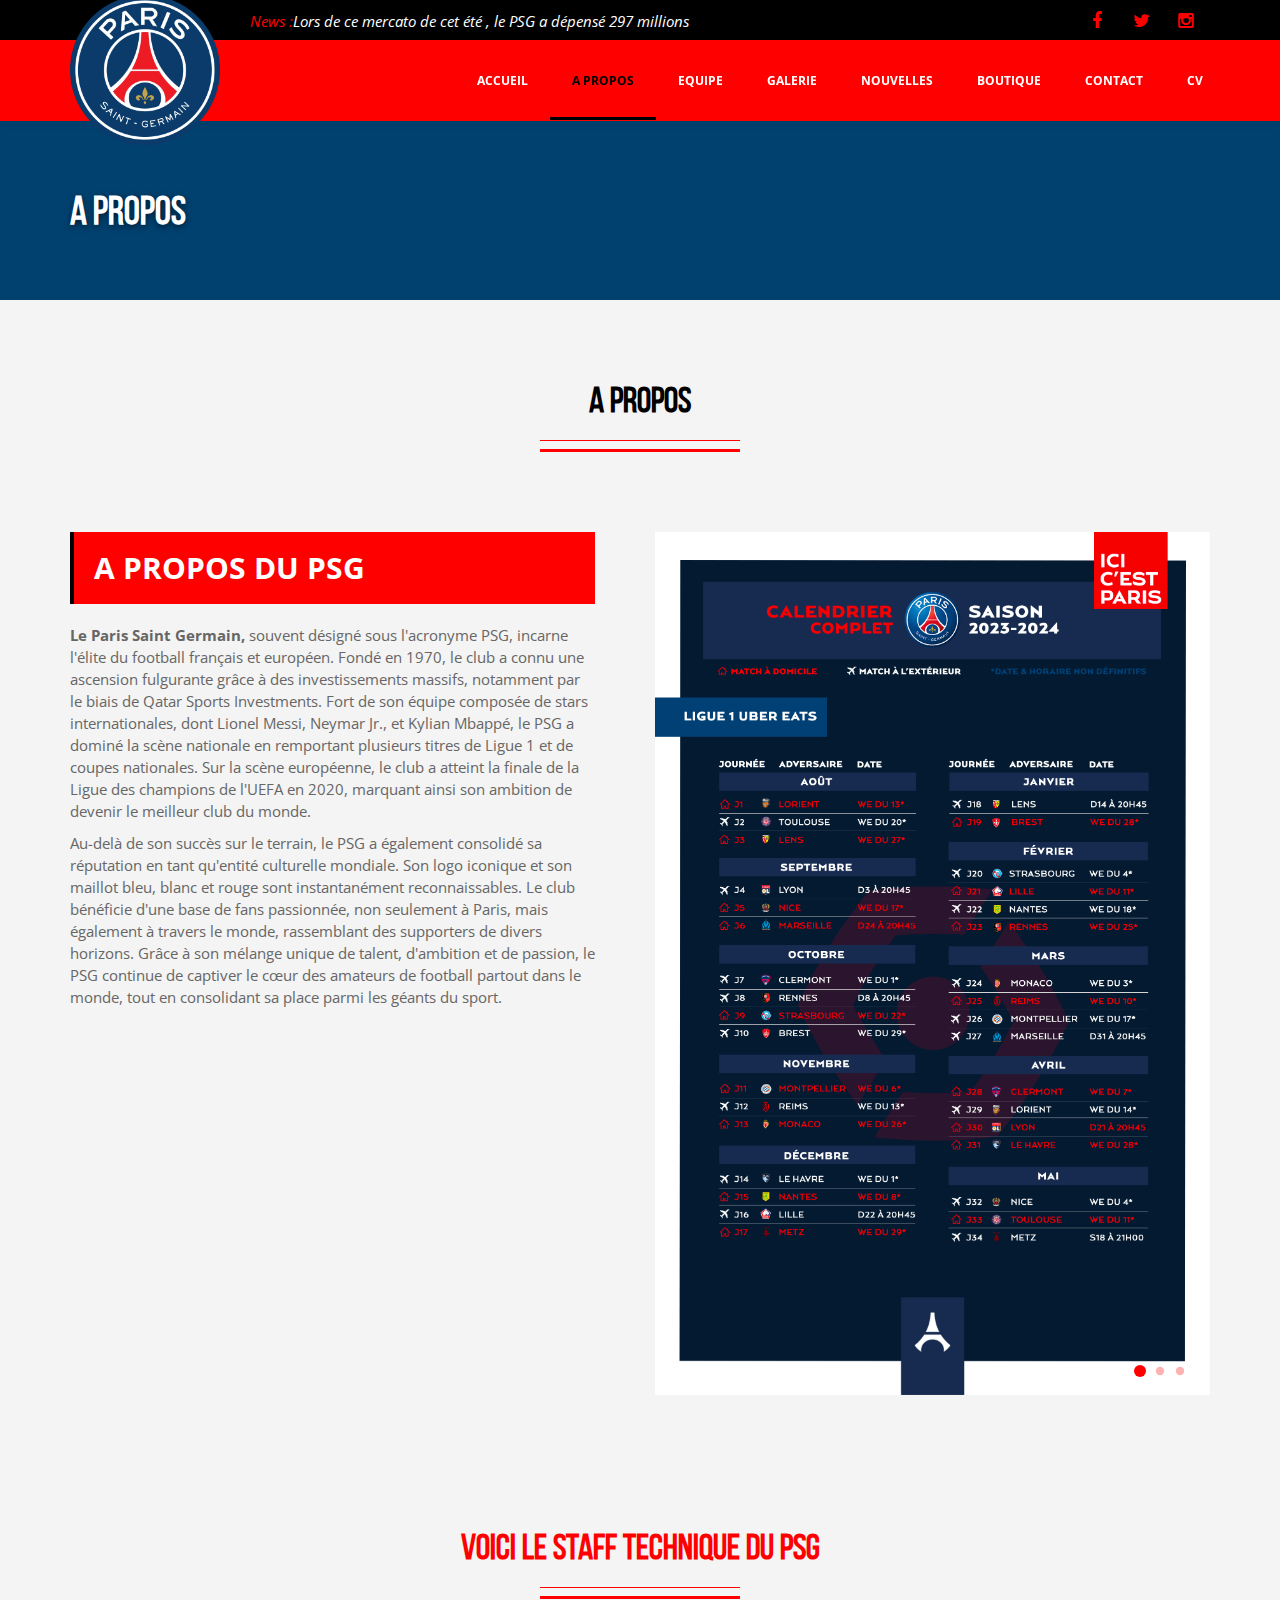
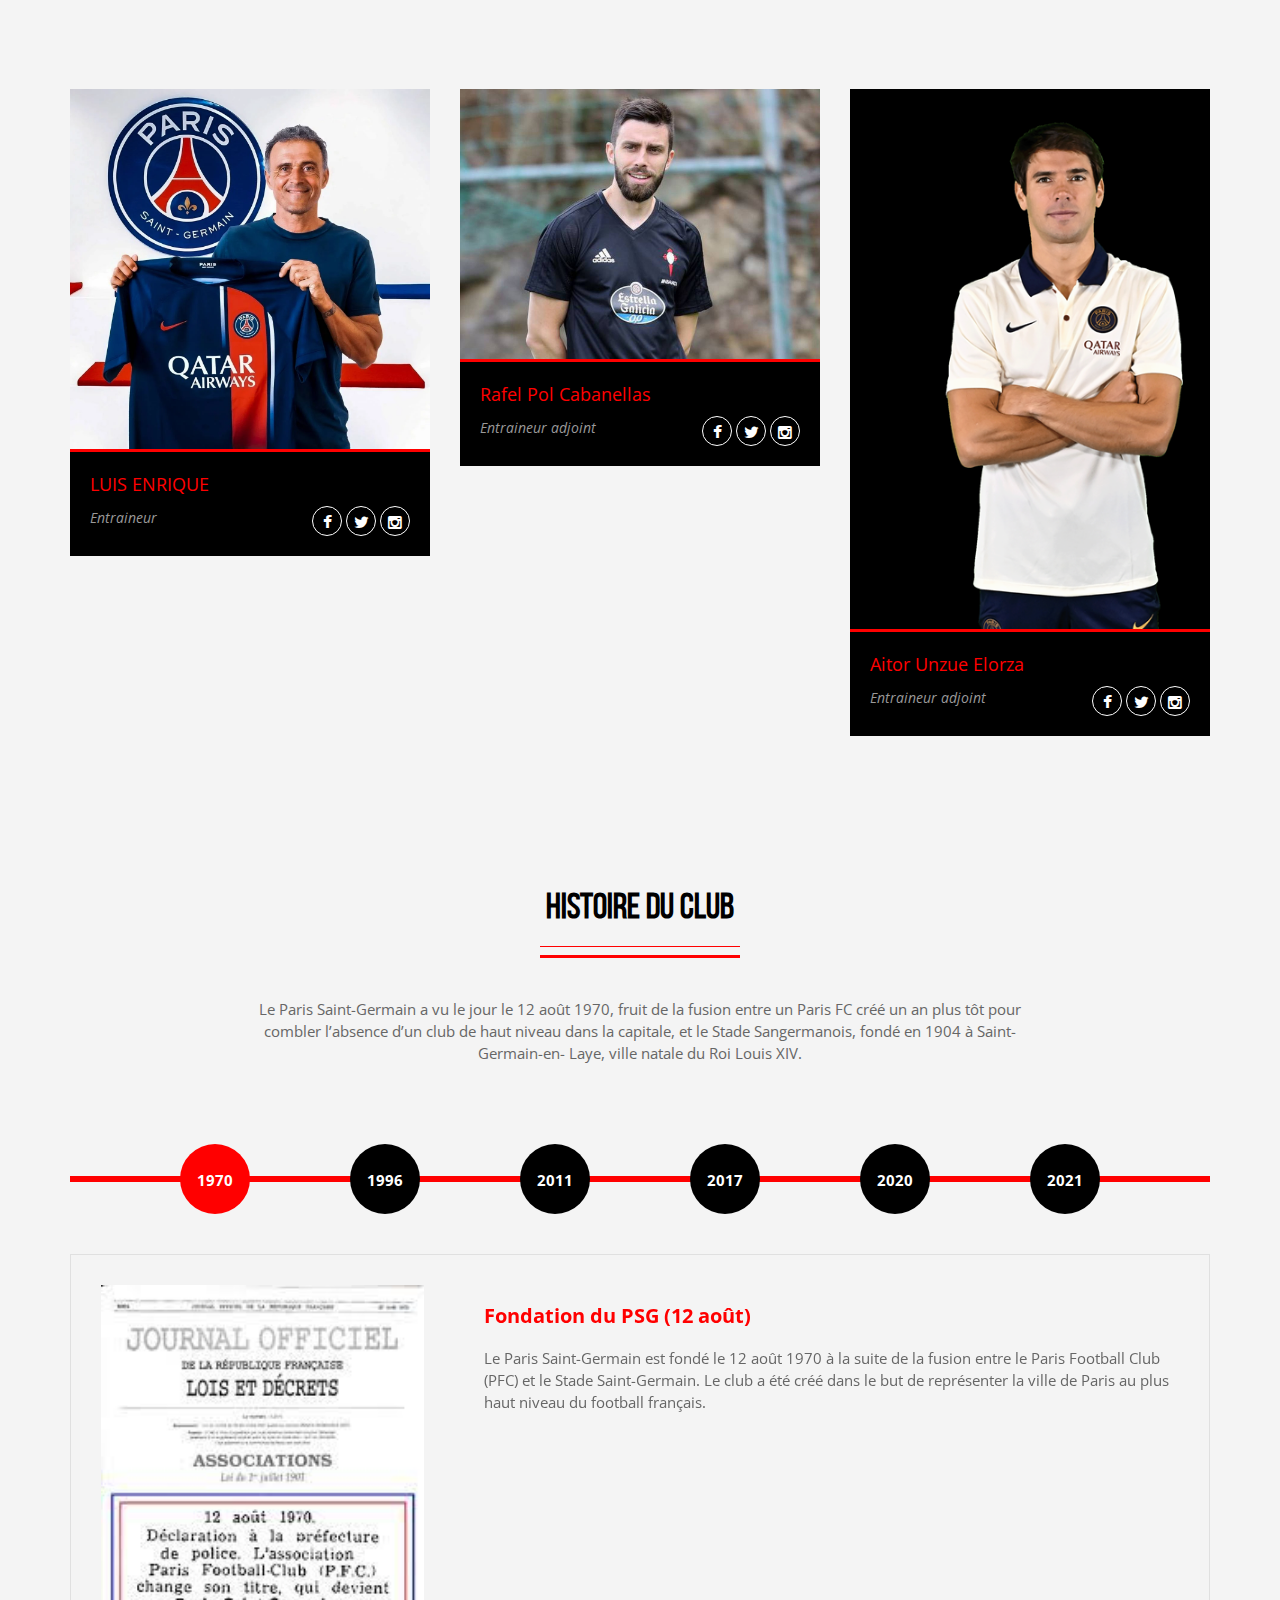
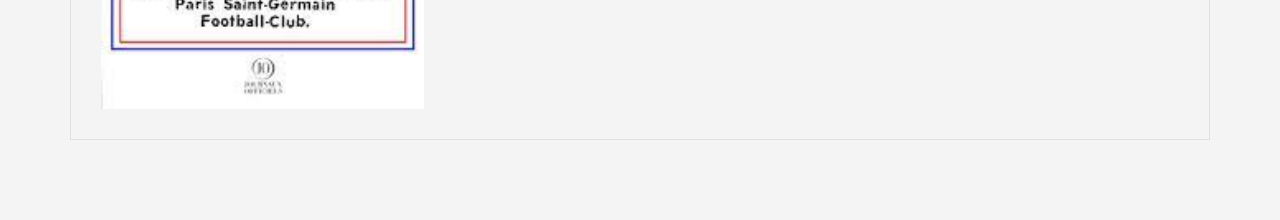
<file: MainFile/MainFile/HTML/about.html>
<!DOCTYPE html>
<html class="no-js" lang="en">
  <head>
    <!-- Basic Page Needs
    ================================================== -->
    <meta charset="utf-8">
    <!--[if IE]><meta http-equiv="x-ua-compatible" content="IE=9" /><![endif]-->
    <meta name="viewport" content="width=device-width, initial-scale=1">
    <title>A propos du Paris Saint-Germain</title>
    <meta name="description" content="Site de Noa Verdez qui parle de l'actualité du Paris Saint-Germain et de moi.">
    <meta name="keywords" content="club, psg, football, foot, match, classement, Noa Verdez">
    <meta name="author" content="noa.verdez@gmail.com"> 
	
	<!-- ==============================================
	Favicons
	=============================================== -->
	<link rel="shortcut icon" href="images/favicon.svg">
	<link rel="apple-touch-icon" href="images/apple-touch-icon.png">
	<link rel="apple-touch-icon" sizes="72x72" href="images/apple-touch-icon-72x72.jpg">
	<link rel="apple-touch-icon" sizes="114x114" href="images/apple-touch-icon-114x144.jpg">
	
	<!-- ==============================================
	CSS
	=============================================== -->
	<link rel="stylesheet" type="text/css" href="css/bootstrap.css" />
	<link rel="stylesheet" type="text/css" href="css/font-awesome.min.css">
	<link rel="stylesheet" type="text/css" href="css/owl.carousel.css">
	<link rel="stylesheet" type="text/css" href="css/owl.theme.css">
	<link rel="stylesheet" type="text/css" href="css/magnific-popup.css">
	
	
	<!-- ==============================================
	Google Fonts
	=============================================== -->
	<link href='https://fonts.googleapis.com/css?family=Open+Sans:400,700' rel='stylesheet' type='text/css'>
	
	<!-- ==============================================
	Custom Stylesheet
	=============================================== -->
	<link rel="stylesheet" type="text/css" href="css/style.css" />
	
	
	
    <script type="text/javascript" src="js/modernizr.min.js"></script>
	
	

</head>

<body>
	
	<!-- Load page -->
	<div class="animationload">
		<div class="loader"></div>
	</div>
	
	
	<!-- NAVBAR SECTION -->
	<div class="navbar navbar-main navbar-fixed-top">
		<div class="header-top">
			<div class="container">
				<div class="row">
					<div class="col-xs-12 col-sm-7 col-md-7 col-lg-7">
						<div class="info">
							<h3>News : </h3>
							<div class="info-item">
								<div>Lors de ce mercato de cet été , le PSG a dépensé 297 millions</div>
								<div>Lors de ce mercato , le PSG a recruté 11 joueurs</div>
								<div>Le PSG a vendu 11 joueurs lors de ce mercato</div>
							</div>
						</div>
					</div>
					<div class="col-xs-12 col-sm-5 col-md-5 col-lg-5">
						<div class="top-sosmed pull-right">
							<a href="https://www.facebook.com/PSG/" title=""><span class="fa fa-facebook"></span></a>
							<a href="https://twitter.com/PSG_inside?ref_src=twsrc%5Egoogle%7Ctwcamp%5Eserp%7Ctwgr%5Eauthor" title=""><span class="fa fa-twitter"></span></a>
							<a href="https://www.instagram.com/psg/" title=""><span class="fa fa-instagram"></span></a>
						</div>
					</div>
					
				</div>
			</div>
		</div>
		<div class="container">
			<div class="navbar-header">
				<button type="button" class="navbar-toggle" data-toggle="collapse" data-target=".navbar-collapse">
				<span class="icon-bar"></span>
				<span class="icon-bar"></span>
				<span class="icon-bar"></span>
				</button>
				<a class="navbar-brand" href="index.html"><img src="images/psg.jpg" height="150px" width="150px" alt=""/></a>
				
			</div>
			<nav class="navbar-collapse collapse">
				<ul class="nav navbar-nav navbar-right">
					<li><a href="index.html">ACCUEIL</a></li>
					<li class="active"><a href="about.html">A PROPOS</a></li>
					<li><a href="team.html">EQUIPE</a></li>
					<li><a href="gallery.html">GALERIE</a></li>
					<li><a href="news.html">NOUVELLES</a></li>
					<li><a href="shop.html">BOUTIQUE</a></li>
					<li><a href="contact.html">CONTACT</a></li>
					<li><a href="CV_FR.html">CV</a></li>
				</ul>
			</nav>
		</div>
    </div>

 
	<!-- BANNER -->
	<div class="subbanner">
		<div class="container">
			<div class="row">
				<div class="col-sm-12 col-md-12">
					<div class="caption">A PROPOS</div>
				</div>
			</div>
		</div>
	</div>
	
	
	<!-- ABOUT SECTION -->
	<div class="section singlepage">
		<div class="container">
			
			<div class="row">
				<div class="col-sm-12 col-md-12">
					<div class="page-title">
						<h2 class="lead">A PROPOS</h2>
						<div class="border-style"></div>
					</div>
				</div>
			</div>
			
			<div class="row">
				
				<div class="col-sm-12 col-md-6">
					
					<div class="welcome">
						<div class="title-block">A PROPOS DU PSG</div>
						<p><strong>Le Paris Saint Germain,</strong> souvent désigné sous l'acronyme PSG, incarne l'élite du football français et européen. Fondé en 1970, le club a connu une ascension fulgurante grâce à des investissements massifs, notamment par le biais de Qatar Sports Investments. Fort de son équipe composée de stars internationales, dont Lionel Messi, Neymar Jr., et Kylian Mbappé, le PSG a dominé la scène nationale en remportant plusieurs titres de Ligue 1 et de coupes nationales. Sur la scène européenne, le club a atteint la finale de la Ligue des champions de l'UEFA en 2020, marquant ainsi son ambition de devenir le meilleur club du monde.</p>
						<p>Au-delà de son succès sur le terrain, le PSG a également consolidé sa réputation en tant qu'entité culturelle mondiale. Son logo iconique et son maillot bleu, blanc et rouge sont instantanément reconnaissables. Le club bénéficie d'une base de fans passionnée, non seulement à Paris, mais également à travers le monde, rassemblant des supporters de divers horizons. Grâce à son mélange unique de talent, d'ambition et de passion, le PSG continue de captiver le cœur des amateurs de football partout dans le monde, tout en consolidant sa place parmi les géants du sport.</p>
					</div>
					
				</div>
				
				<div class="col-sm-12 col-md-6">
					
					<div id="about-caro" class="owl-carousel owl-theme">
						<div class="item">
							<img src="images/calendrier.png"  alt=""  class="img-responsive"/>
						</div>
						<div class="item">
							<img src="images/palmares.png" alt="" class="img-responsive" />
						</div>
						<div class="item">
							<img src="images/palma.PNG" alt="" class="img-responsive" />
						</div>
					</div>
					
				</div>
				
				
			</div>
		</div>
	</div>
	
	
	<!-- COACH SECTION -->
	<div class="section coach bg-coach">
		<div class="container">
			<div class="row">
				<div class="col-sm-12 col-md-12">
					<div class="page-title">
						<h2 class="lead">VOICI LE STAFF TECHNIQUE DU PSG</h2>
						<div class="border-style"></div>
					</div>
				</div>
			</div>
			<div class="row">
				<div class="col-sm-12 col-md-4">
					<div class="coach-item">
						<div class="gambar">
							<img src="images/enrique.webp" alt="" height="370" width="370" class="img-responsive"/>
						</div>
						<div class="item-body">
							<div class="name">
								LUIS ENRIQUE
							</div>
							<div class="position">
								Entraineur
							</div>
							<div class="c-sosmed">
								<a href="#" title="">
									<div class="item">
										<i class="fa fa-facebook"></i>
									</div>
								</a>
								<a href="#" title="">
									<div class="item">
										<i class="fa fa-twitter"></i>
									</div>
								</a>
								<a href="#" title="">
									<div class="item">
										<i class="fa fa-instagram"></i>
									</div>
								</a>
								
							</div>
							
						</div>
					</div>
				</div>
				<div class="col-sm-12 col-md-4">
					<div class="coach-item">
						<div class="gambar">
							<img src="images/rafa.jpg" alt=""height="370" width="370" class="img-responsive">
						</div>
						<div class="item-body">
							<div class="name">
								Rafel Pol Cabanellas
							</div>
							<div class="position">
								Entraineur adjoint
							</div>
							<div class="c-sosmed">
								<a href="#" title="">
									<div class="item">
										<i class="fa fa-facebook"></i>
									</div>
								</a>
								<a href="#" title="">
									<div class="item">
										<i class="fa fa-twitter"></i>
									</div>
								</a>
								<a href="#" title="">
									<div class="item">
										<i class="fa fa-instagram"></i>
									</div>
								</a>
								
							</div>
							
						</div>
					</div>
				</div>
				<div class="col-sm-12 col-md-4">
					<div class="coach-item">
						<div class="gambar">
							<img src="images/aitor.png" height="370" width="370" alt="" class="img-responsive">
						</div>
						<div class="item-body">
							<div class="name">
								Aitor Unzue Elorza
							</div>
							<div class="position">
								Entraineur adjoint
							</div>
							<div class="c-sosmed">
								<a href="#" title="">
									<div class="item">
										<i class="fa fa-facebook"></i>
									</div>
								</a>
								<a href="#" title="">
									<div class="item">
										<i class="fa fa-twitter"></i>
									</div>
								</a>
								<a href="#" title="">
									<div class="item">
										<i class="fa fa-instagram"></i>
									</div>
								</a>
								
							</div>
							
						</div>
					</div>
				</div>
				
			</div>
			
		</div>
	</div>

	
	<!-- CLUB HISTORY SECTION -->
	<div class="section history">
		<div class="container">
			<div class="row">
				<div class="col-sm-12 col-md-12">
					<div class="page-title">
						<h2 class="lead">HISTOIRE DU CLUB</h2>
						<div class="border-style"></div>
						<div class="page-description">
							<p>Le Paris Saint-Germain a vu le jour le 12 août 1970, fruit de la fusion entre un Paris FC créé un an plus tôt pour combler l’absence d’un club de haut niveau dans la capitale, et le Stade Sangermanois, fondé en 1904 à Saint-Germain-en- Laye, ville natale du Roi Louis XIV.</p>
						</div>
					</div>
				</div>
			</div>
			
			<div class="row">
			
				<div class="col-sm-12 col-md-12">
					<div class="nav-history">
						
					</div>
					
					<div id="history-caro" class="history-caro owl-carousel owl-theme">
				
						<div class="item history-item">
							<div class="gambar">
								<img src="images/creation.jpg" height="600" width="400" alt="" class="img-responsive">
							</div>
							<div class="item-body">
								<div class="title" data-year="1970">
									Fondation du PSG (12 août)
								</div>
								<p>Le Paris Saint-Germain est fondé le 12 août 1970 à la suite de la fusion entre le Paris Football Club (PFC) et le Stade Saint-Germain. Le club a été créé dans le but de représenter la ville de Paris au plus haut niveau du football français.</p>
							</div>
						</div>
						<div class="item history-item">
							<div class="gambar">
								<img src="images/sacre.jpg" height="600" width="400" alt="" class="img-responsive">
							</div>
							<div class="item-body">
								<div class="title" data-year="1996">
									Victoire en Coupe d'Europe des vainqueurs de coupe (8 mai)
								</div>
								<p>Le PSG remporte la Coupe d'Europe des vainqueurs de coupe en battant le Rapid Vienne 1-0 en finale grâce à un but de Nayim. C'est le premier titre européen majeur du PSG.</p>
							</div>
						</div>
						<div class="item history-item">
							<div class="gambar">
								<img src="images/qsi.jpg" height="600" width="400" alt="" class="img-responsive">
							</div>
							<div class="item-body">
								<div class="title" data-year="2011">
									Arrivée du Qatar Sports Investments (QSI) (30 mai)
								</div>
								<p>En 2011, le PSG est racheté par le Qatar Sports Investments (QSI), un fonds d'investissement qatarien. Cette acquisition apporte d'importantes ressources financières au club, permettant des transferts de joueurs de renommée mondiale et transformant le PSG en l'une des équipes les plus riches et compétitives du monde.</p>
							</div>
						</div>
						<div class="item history-item">
							<div class="gambar">
								<img src="images/signmbappe.jpg" height="600" width="400" alt="" class="img-responsive">
							</div>
							<div class="item-body">
								<div class="title" data-year="2017">
									Le PSG signe deux enormes talents.
								</div>
								<p>Le 3 aout 2017, le PSG réalise un transfert historique en signant Neymar en provenance du FC Barcelone pour un montant record de 222 millions d'euros. Cette signature fait de Neymar le joueur le plus cher de l'histoire à l'époque et renforce considérablement l'attaque du PSG.</p>
								<p>La même année,le 31 aout 2017, le PSG signe Kylian Mbappé en provenance de l'AS Monaco. Mbappé, déjà considéré comme l'un des jeunes talents les plus prometteurs du monde, rejoint le PSG, renforçant encore l'attaque du club et devenant un élément clé de l'équipe.</p>
							</div>
						</div>
						<div class="item history-item">
							<div class="gambar">
								<img src="images/finale.jpg" height="600" width="400" alt="" class="img-responsive">
							</div>
							<div class="item-body">
								<div class="title" data-year="2020">
									Le PSG atteint la finale de la ligue des champion pour la première fois de son histoire
								</div>
								<p>Le 23 aout 2020 , Le PSG a affronté le Bayern Munich en finale de la Ligue des champions à Lisbonne, au Portugal. C'était la première fois de son histoire que le PSG atteignait la finale de la Ligue des champions. Malheureusement pour le PSG, le Bayern Munich a remporté le match 1-0 grâce à un but de Kingsley Coman.</p>
							</div>
						</div>
						<div class="item history-item">
							<div class="gambar">
								<img src="images/messi.jpg" height="600" width="400" alt="" class="img-responsive">
							</div>
							<div class="item-body">
								<div class="title" data-year="2021">
									Signature de Lionel Messi
								</div>
								<p>En 2021, le PSG réalise l'un des transferts les plus marquants de l'histoire du football en signant Lionel Messi après son départ du FC Barcelone. Messi, considéré comme l'un des plus grands joueurs de tous les temps, rejoint le PSG, formant un trio offensif exceptionnel avec Neymar et Mbappé.</p>
							</div>
						</div>					
					</div>
			
					
				</div>
			</div>
			
			
		</div>
	</div>

	
	
	<script type="text/javascript" src="js/jquery.min.js"></script>
	<script type='text/javascript' src='https://maps.google.com/maps/api/js?sensor=false&#038;ver=4.1.5'></script>
	<script type='text/javascript' src='js/jqBootstrapValidation.js'></script>
	<script type="text/javascript" src="js/bootstrap.min.js"></script>
	<script type="text/javascript" src="js/owl.carousel.min.js"></script>
	<script type="text/javascript" src="js/bootstrap-hover-dropdown.min.js"></script>
	<script type="text/javascript" src="js/jquery.magnific-popup.min.js"></script>
	
	<script type="text/javascript" src="js/script.js"></script>
	
	
</body>
</html>
</file>
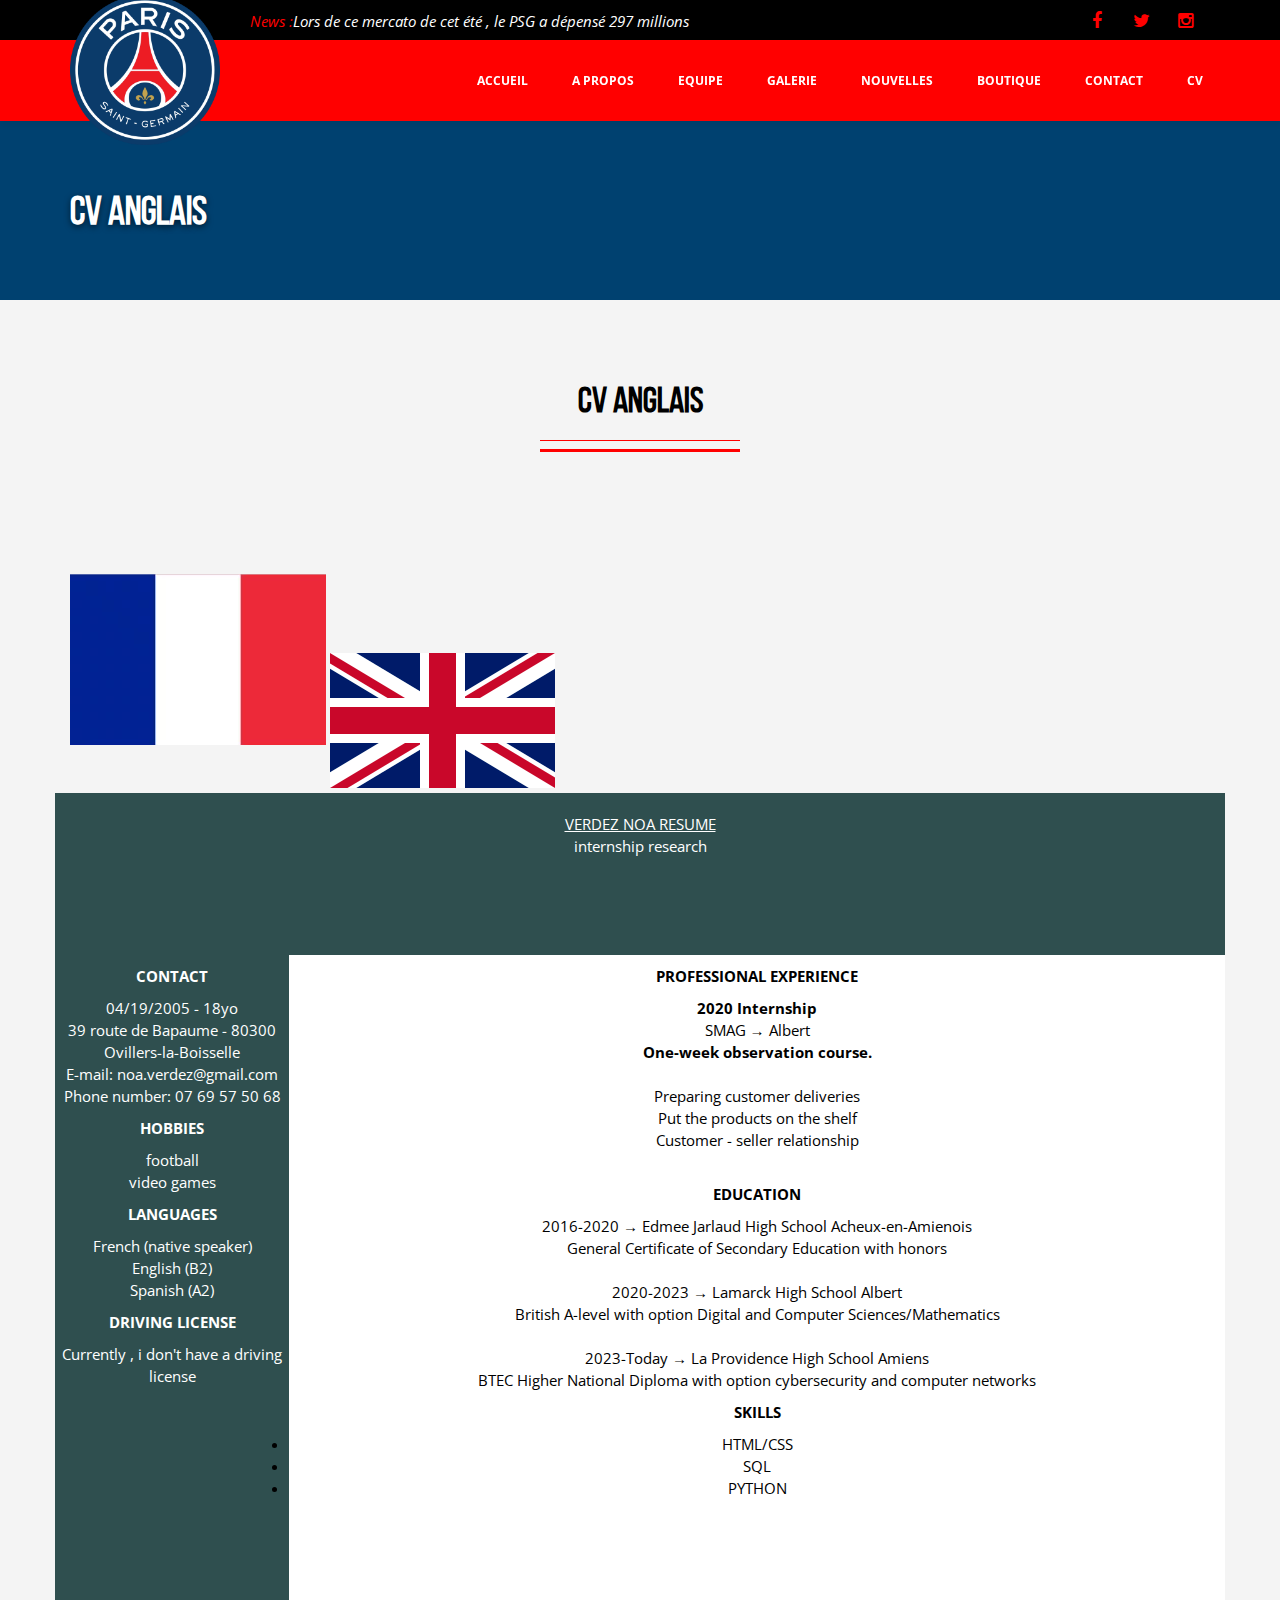
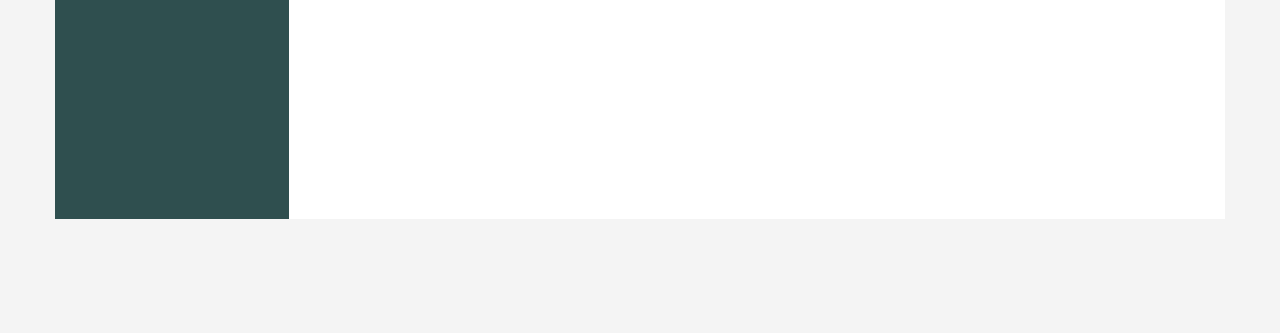
<file: MainFile/MainFile/HTML/CV_EN.html>
<!DOCTYPE html>
<html class="no-js" lang="en">
  <head>
    <!-- Basic Page Needs
    ================================================== -->
    <meta charset="utf-8">
    <!--[if IE]><meta http-equiv="x-ua-compatible" content="IE=9" /><![endif]-->
    <meta name="viewport" content="width=device-width, initial-scale=1">
    <title>CV Anglais Noa Verdez</title>
    <meta name="description" content="Site de Noa Verdez qui parle de l'actualité du Paris Saint-Germain et de moi.">
    <meta name="keywords" content="club, psg, football, foot, match, classement, Noa Verdez">
    <meta name="author" content="noa.verdez@gmail.com"> 
	
	<!-- ==============================================
	Favicons
	=============================================== -->
	<link rel="shortcut icon" href="images/favicon.svg">
	<link rel="apple-touch-icon" href="images/apple-touch-icon.png">
	<link rel="apple-touch-icon" sizes="72x72" href="images/apple-touch-icon-72x72.jpg">
	<link rel="apple-touch-icon" sizes="114x114" href="images/apple-touch-icon-114x144.jpg">
	
	<!-- ==============================================
	CSS
	=============================================== -->
	<link rel="stylesheet" type="text/css" href="css/bootstrap.css" />
	<link rel="stylesheet" type="text/css" href="css/font-awesome.min.css">
	<link rel="stylesheet" type="text/css" href="css/owl.carousel.css">
	<link rel="stylesheet" type="text/css" href="css/owl.theme.css">
	<link rel="stylesheet" type="text/css" href="css/magnific-popup.css">
	
	
	<!-- ==============================================
	Google Fonts
	=============================================== -->
	<link href='https://fonts.googleapis.com/css?family=Open+Sans:400,700' rel='stylesheet' type='text/css'>
	
	<!-- ==============================================
	Custom Stylesheet
	=============================================== -->
	<link rel="stylesheet" type="text/css" href="css/style.css" />
	<link rel="stylesheet" type="text/css" href="css/cv_anglais.css" />
	
	
	
    <script type="text/javascript" src="js/modernizr.min.js"></script>
	
	

</head>

<body>
	
	<!-- Load page -->
	<div class="animationload">
		<div class="loader"></div>
	</div>
	
	
	<!-- NAVBAR SECTION -->
	<div class="navbar navbar-main navbar-fixed-top">
		<div class="header-top">
			<div class="container">
				<div class="row">
					<div class="col-xs-12 col-sm-7 col-md-7 col-lg-7">
						<div class="info">
							<h3>News : </h3>
							<div class="info-item">
								<div>Lors de ce mercato de cet été , le PSG a dépensé 297 millions</div>
								<div>Lors de ce mercato , le PSG a recruté 11 joueurs</div>
								<div>Le PSG a vendu 11 joueurs lors de ce mercato</div>
							</div>
						</div>
					</div>
					<div class="col-xs-12 col-sm-5 col-md-5 col-lg-5">
						<div class="top-sosmed pull-right">
							<a href="https://www.facebook.com/PSG/" title=""><span class="fa fa-facebook"></span></a>
							<a href="https://twitter.com/PSG_inside?ref_src=twsrc%5Egoogle%7Ctwcamp%5Eserp%7Ctwgr%5Eauthor" title=""><span class="fa fa-twitter"></span></a>
							<a href="https://www.instagram.com/psg/" title=""><span class="fa fa-instagram"></span></a>
						</div>
					</div>
					
				</div>
			</div>
		</div>
		<div class="container">
			<div class="navbar-header">
				<button type="button" class="navbar-toggle" data-toggle="collapse" data-target=".navbar-collapse">
				<span class="icon-bar"></span>
				<span class="icon-bar"></span>
				<span class="icon-bar"></span>
				</button>
				<a class="navbar-brand" href="index.html"><img src="images/psg.jpg" height="150px" width="150px" alt=""/></a>
				
			</div>
			<nav class="navbar-collapse collapse">
				<ul class="nav navbar-nav navbar-right">
					<li><a href="index.html">ACCUEIL</a></li>
					<li><a href="about.html">A PROPOS</a></li>
					<li><a href="team.html">EQUIPE</a></li>
					<li><a href="gallery.html">GALERIE</a></li>
					<li><a href="news.html">NOUVELLES</a></li>
					<li><a href="shop.html">BOUTIQUE</a></li>
					<li><a href="contact.html">CONTACT</a></li>
					<li><a href="CV_FR.html">CV</a></li>
				</ul>
			</nav>
		</div>
    </div>

 
	<!-- BANNER -->
	<div class="subbanner">
		<div class="container">
			<div class="row">
				<div class="col-sm-12 col-md-12">
					<div class="caption">CV Anglais</div>
				</div>
			</div>
		</div>
	</div>
	
	
	<!-- ABOUT SECTION -->
	<div class="section singlepage">
		<div class="container">
			
			<div class="row">
				<div class="col-sm-12 col-md-12">
					<div class="page-title">
						<h2 class="lead">CV Anglais</h2>
						<div class="border-style"></div>
					</div>
				</div>
			</div>
			<a href="CV_FR.html"><img src="images/france.webp"></a>
			<a href="CV_EN.html"><img src="images/anglais.png"></a>
			<div class="row">
				

				
				<div id="div_principal">
					<div id = "haut">
						<h1><u>VERDEZ NOA RESUME</u></h1>
						<h2> internship research</h2>
					</div>
					<div id="DIV1">
						<h3>CONTACT</h3>
						<p>
							04/19/2005 - 18yo
							<br>39 route de Bapaume - 80300 Ovillers-la-Boisselle
							<br>E-mail: noa.verdez@gmail.com
							<br>Phone number: 07 69 57 50 68 
						</p>
						<h3>HOBBIES</h3>
						<p>
							<ul>
							<li>football</li>
							<li>video games</li> 
							</ul>
						</p>
						
						<h3>LANGUAGES</h3>
						<p>
							<ul>
							<li>French <i>(native speaker)</i></li>
							<li>English <i>(B2)</i></li>
							<li>Spanish <i>(A2)</i></p></li>
							</ul>
						</p>
						<h3>DRIVING LICENSE</h3>
						<p>Currently , i don't have a driving license</p>
			
					</div>
					<div id="DIV2">
						<h3>PROFESSIONAL EXPERIENCE</h3>
						<p>
							<b>2020 Internship</b><br>
							SMAG → Albert<br>
							<b>One-week observation course.</b><br><br>
							Preparing customer deliveries <br>
							Put the products on the shelf<br>
							Customer - seller relationship<br><br>
			
						</p>
						<h3>EDUCATION</h3>
						<p>
							2016-2020 → Edmee Jarlaud High School Acheux-en-Amienois
							<br><em>General Certificate of Secondary Education with honors </em>
							<br><br>2020-2023 → Lamarck High School Albert 
							<br><em>British A-level  with option Digital and Computer Sciences/Mathematics</em>
							<br><br>2023-Today → La Providence High School Amiens
							<br><em>BTEC Higher National Diploma with option cybersecurity and computer networks</em>
						</p>
						<h3>SKILLS</h3>
						<p>
							<li>HTML/CSS</li>
							<li>SQL</li>
							<li>PYTHON</li>
						</p>
					</div>
				</div>
				
				
			</div>
		</div>
	</div>
	
	


	
	
	<script type="text/javascript" src="js/jquery.min.js"></script>
	<script type='text/javascript' src='https://maps.google.com/maps/api/js?sensor=false&#038;ver=4.1.5'></script>
	<script type='text/javascript' src='js/jqBootstrapValidation.js'></script>
	<script type="text/javascript" src="js/bootstrap.min.js"></script>
	<script type="text/javascript" src="js/owl.carousel.min.js"></script>
	<script type="text/javascript" src="js/bootstrap-hover-dropdown.min.js"></script>
	<script type="text/javascript" src="js/jquery.magnific-popup.min.js"></script>
	
	<script type="text/javascript" src="js/script.js"></script>
	
	
</body>
</html>
</file>
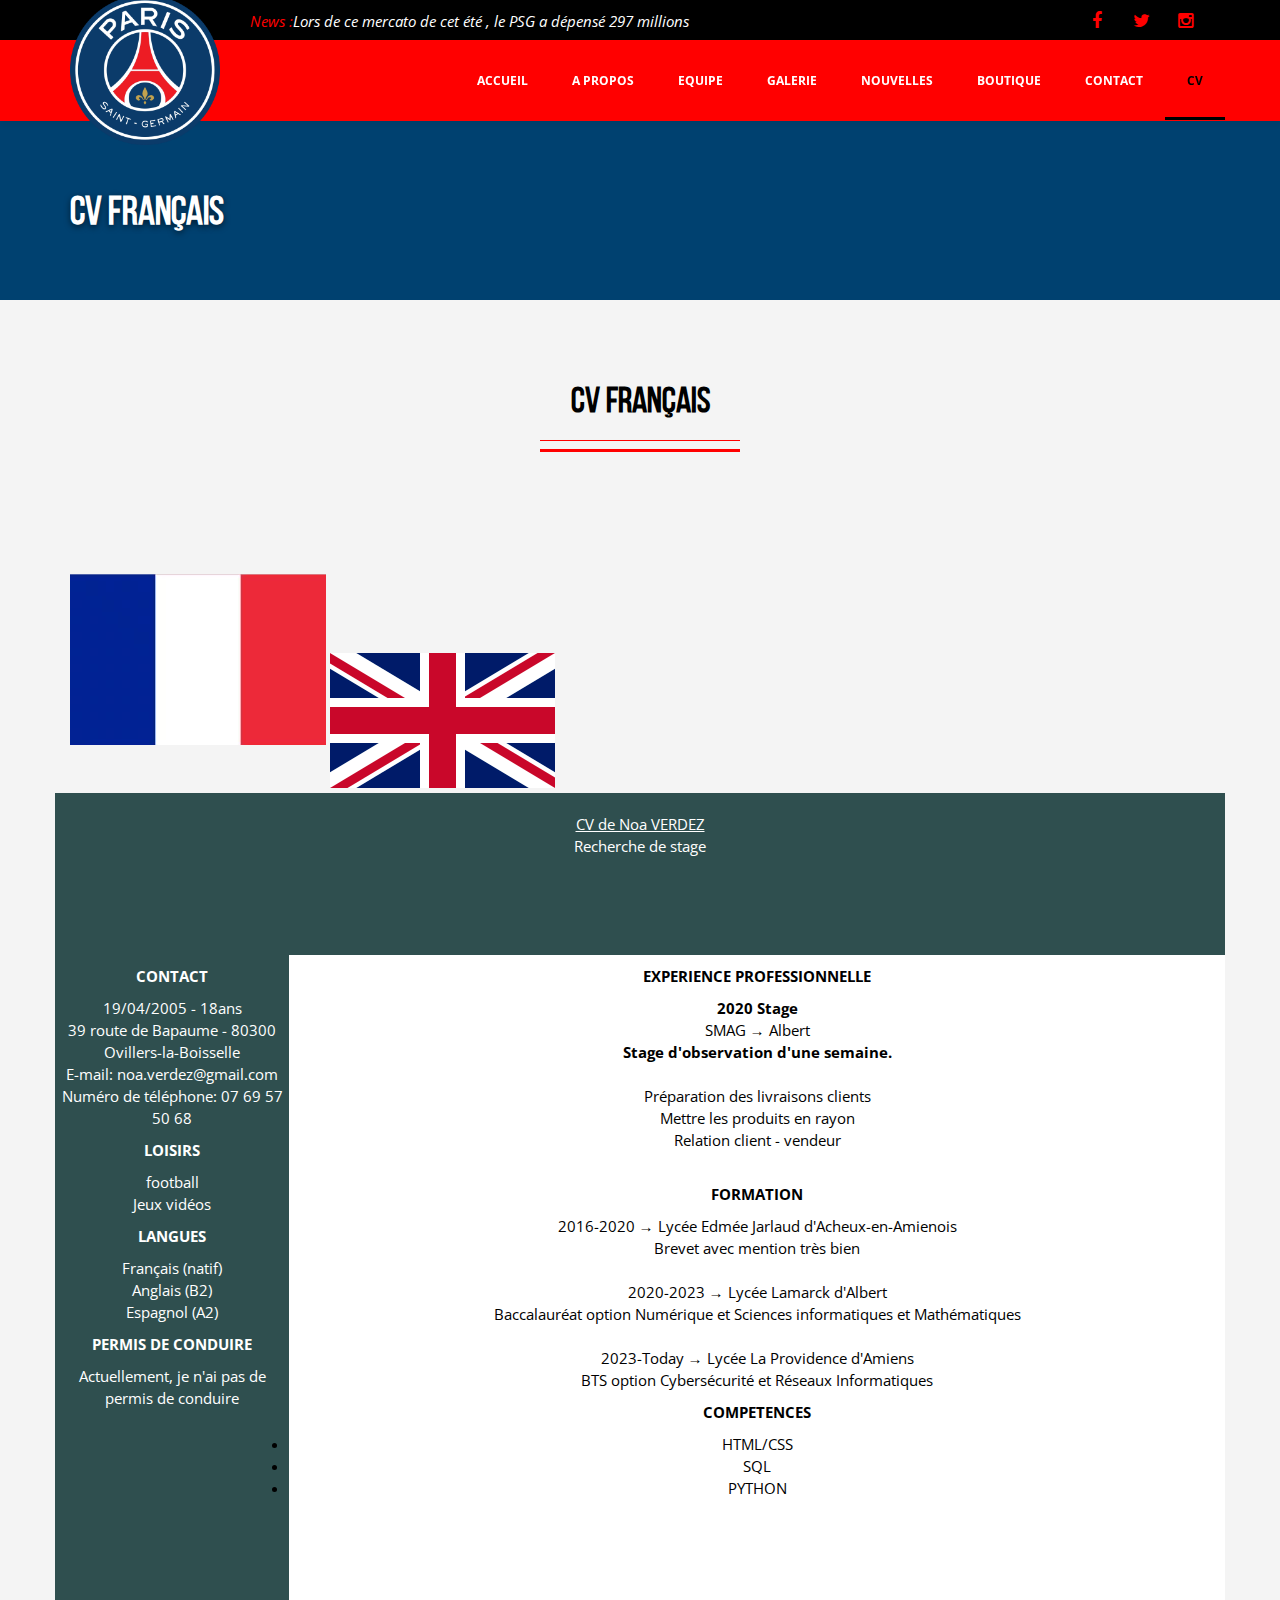
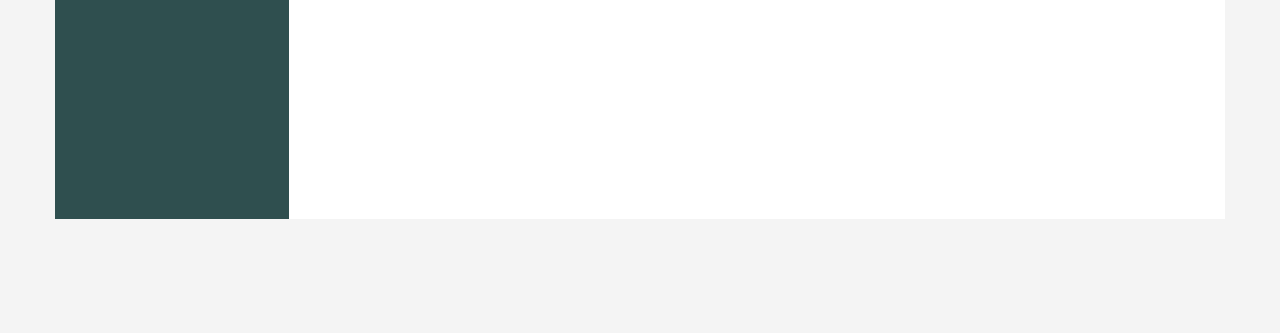
<file: MainFile/MainFile/HTML/CV_FR.html>
<!DOCTYPE html>
<html class="no-js" lang="en">
  <head>
    <!-- Basic Page Needs
    ================================================== -->
    <meta charset="utf-8">
    <!--[if IE]><meta http-equiv="x-ua-compatible" content="IE=9" /><![endif]-->
    <meta name="viewport" content="width=device-width, initial-scale=1">
    <title>CV Français Noa Verdez</title>
    <meta name="description" content="Site de Noa Verdez qui parle de l'actualité du Paris Saint-Germain et de moi.">
    <meta name="keywords" content="club, psg, football, foot, match, classement, Noa Verdez">
    <meta name="author" content="noa.verdez@gmail.com"> 
	
	<!-- ==============================================
	Favicons
	=============================================== -->
	<link rel="shortcut icon" href="images/favicon.svg">
	<link rel="apple-touch-icon" href="images/apple-touch-icon.png">
	<link rel="apple-touch-icon" sizes="72x72" href="images/apple-touch-icon-72x72.jpg">
	<link rel="apple-touch-icon" sizes="114x114" href="images/apple-touch-icon-114x144.jpg">
	
	<!-- ==============================================
	CSS
	=============================================== -->
	<link rel="stylesheet" type="text/css" href="css/bootstrap.css" />
	<link rel="stylesheet" type="text/css" href="css/font-awesome.min.css">
	<link rel="stylesheet" type="text/css" href="css/owl.carousel.css">
	<link rel="stylesheet" type="text/css" href="css/owl.theme.css">
	<link rel="stylesheet" type="text/css" href="css/magnific-popup.css">
	
	
	<!-- ==============================================
	Google Fonts
	=============================================== -->
	<link href='https://fonts.googleapis.com/css?family=Open+Sans:400,700' rel='stylesheet' type='text/css'>
	
	<!-- ==============================================
	Custom Stylesheet
	=============================================== -->
	<link rel="stylesheet" type="text/css" href="css/style.css" />
	<link rel="stylesheet" type="text/css" href="css/cv_anglais.css" />
	
	
	
    <script type="text/javascript" src="js/modernizr.min.js"></script>
	
	

</head>

<body>
	
	<!-- Load page -->
	<div class="animationload">
		<div class="loader"></div>
	</div>
	
	
	<!-- NAVBAR SECTION -->
	<div class="navbar navbar-main navbar-fixed-top">
		<div class="header-top">
			<div class="container">
				<div class="row">
					<div class="col-xs-12 col-sm-7 col-md-7 col-lg-7">
						<div class="info">
							<h3>News : </h3>
							<div class="info-item">
								<div>Lors de ce mercato de cet été , le PSG a dépensé 297 millions</div>
								<div>Lors de ce mercato , le PSG a recruté 11 joueurs</div>
								<div>Le PSG a vendu 11 joueurs lors de ce mercato</div>
							</div>
						</div>
					</div>
					<div class="col-xs-12 col-sm-5 col-md-5 col-lg-5">
						<div class="top-sosmed pull-right">
							<a href="https://www.facebook.com/PSG/" title=""><span class="fa fa-facebook"></span></a>
							<a href="https://twitter.com/PSG_inside?ref_src=twsrc%5Egoogle%7Ctwcamp%5Eserp%7Ctwgr%5Eauthor" title=""><span class="fa fa-twitter"></span></a>
							<a href="https://www.instagram.com/psg/" title=""><span class="fa fa-instagram"></span></a>
						</div>
					</div>
					
				</div>
			</div>
		</div>
		<div class="container">
			<div class="navbar-header">
				<button type="button" class="navbar-toggle" data-toggle="collapse" data-target=".navbar-collapse">
				<span class="icon-bar"></span>
				<span class="icon-bar"></span>
				<span class="icon-bar"></span>
				</button>
				<a class="navbar-brand" href="index.html"><img src="images/psg.jpg" height="150px" width="150px" alt=""/></a>
				
			</div>
			<nav class="navbar-collapse collapse">
				<ul class="nav navbar-nav navbar-right">
					<li><a href="index.html">ACCUEIL</a></li>
					<li><a href="about.html">A PROPOS</a></li>
					<li><a href="team.html">EQUIPE</a></li>
					<li><a href="gallery.html">GALERIE</a></li>
					<li><a href="news.html">NOUVELLES</a></li>
					<li><a href="shop.html">BOUTIQUE</a></li>
					<li><a href="contact.html">CONTACT</a></li>
					<li class="active"><a href="CV_FR.html">CV</a></li>
				</ul>
			</nav>
		</div>
    </div>

 
	<!-- BANNER -->
	<div class="subbanner">
		<div class="container">
			<div class="row">
				<div class="col-sm-12 col-md-12">
					<div class="caption">CV Français</div>
				</div>
			</div>
		</div>
	</div>
	
	
	<!-- ABOUT SECTION -->
	<div class="section singlepage">
		<div class="container">
			
			<div class="row">
				<div class="col-sm-12 col-md-12">
					<div class="page-title">
						<h2 class="lead">CV Français</h2>
						<div class="border-style"></div>
					</div>
				</div>
			</div>
			<a href="CV_FR.html"><img src="images/france.webp"></a>
			<a href="CV_EN.html"><img src="images/anglais.png"></a>
			
			<div class="row">
				

				
				<div id="div_principal">
					<div id = "haut">
						<h1><u>CV de Noa VERDEZ</u></h1>
						<h2>Recherche de stage</h2>
					</div>
					<div id="DIV1">
						<h3>CONTACT</h3>
						<p>
							19/04/2005 - 18ans
							<br>39 route de Bapaume - 80300 Ovillers-la-Boisselle
							<br>E-mail: noa.verdez@gmail.com
							<br>Numéro de téléphone: 07 69 57 50 68 
						</p>
						<h3>LOISIRS</h3>
						<p>
							<ul>
							<li>football</li>
							<li>Jeux vidéos</li> 
							</ul>
						</p>
						
						<h3>LANGUES</h3>
						<p>
							<ul>
							<li>Français <i>(natif)</i></li>
							<li>Anglais <i>(B2)</i></li>
							<li>Espagnol <i>(A2)</i></p></li>
							</ul>
						</p>
						<h3>PERMIS DE CONDUIRE</h3>
						<p>Actuellement, je n'ai pas de permis de conduire</p>
			
					</div>
					<div id="DIV2">
						<h3>EXPERIENCE PROFESSIONNELLE</h3>
						<p>
							<b>2020 Stage</b><br>
							SMAG → Albert<br>
							<b>Stage d'observation d'une semaine.</b><br><br>
							Préparation des livraisons clients <br>
							Mettre les produits en rayon<br>
							Relation client - vendeur<br><br>
			
						</p>
						<h3>FORMATION</h3>
						<p>
							2016-2020 → Lycée Edmée Jarlaud d'Acheux-en-Amienois
							<br><em>Brevet avec mention très bien </em>
							<br><br>2020-2023 → Lycée Lamarck d'Albert 
							<br><em>Baccalauréat option Numérique et Sciences informatiques et Mathématiques</em>
							<br><br>2023-Today → Lycée La Providence d'Amiens
							<br><em>BTS option Cybersécurité et Réseaux Informatiques</em>
						</p>
						<h3>COMPETENCES</h3>
						<p>
							<li>HTML/CSS</li>
							<li>SQL</li>
							<li>PYTHON</li>
						</p>
					</div>
				</div>
				
				
			</div>
		</div>
	</div>
	
	


	
	
	<script type="text/javascript" src="js/jquery.min.js"></script>
	<script type='text/javascript' src='https://maps.google.com/maps/api/js?sensor=false&#038;ver=4.1.5'></script>
	<script type='text/javascript' src='js/jqBootstrapValidation.js'></script>
	<script type="text/javascript" src="js/bootstrap.min.js"></script>
	<script type="text/javascript" src="js/owl.carousel.min.js"></script>
	<script type="text/javascript" src="js/bootstrap-hover-dropdown.min.js"></script>
	<script type="text/javascript" src="js/jquery.magnific-popup.min.js"></script>
	
	<script type="text/javascript" src="js/script.js"></script>
	
	
</body>
</html>
</file>
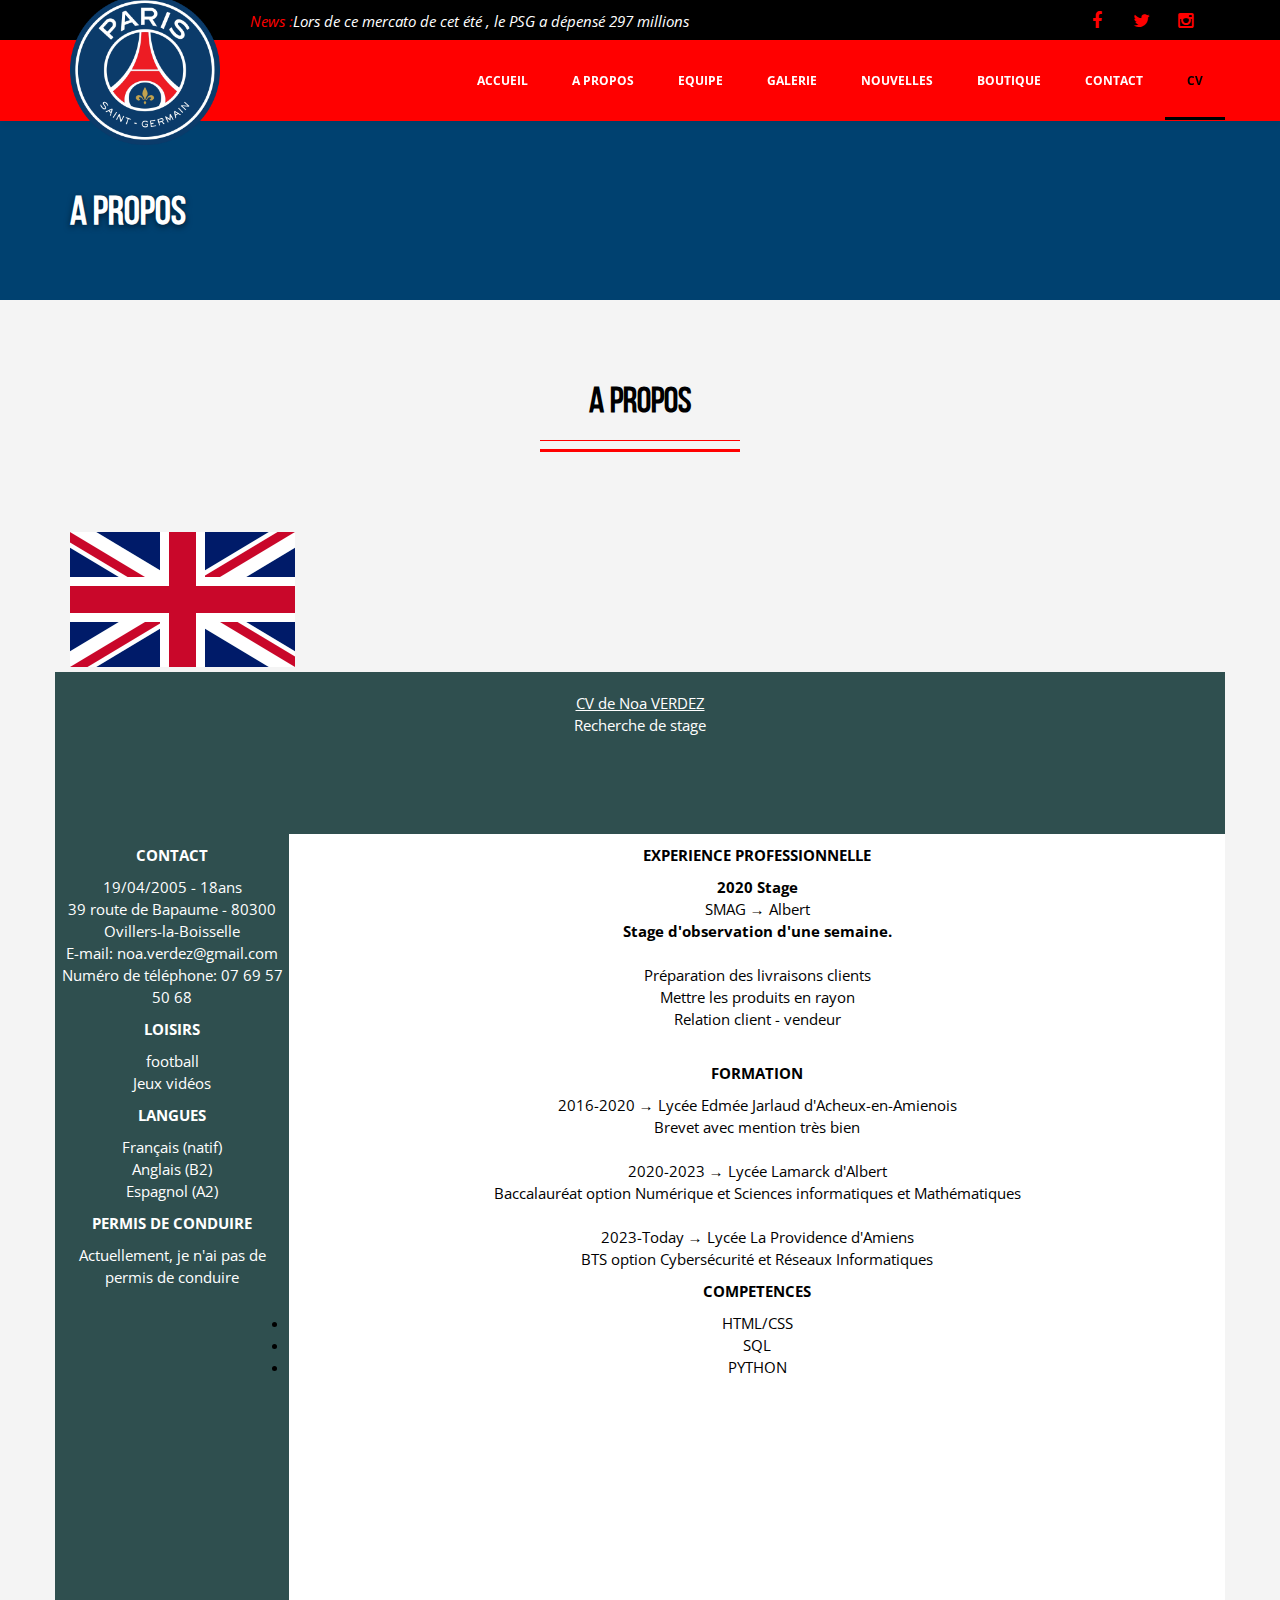
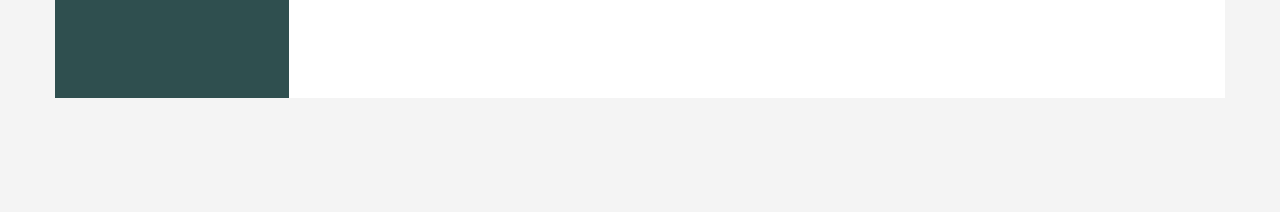
<file: MainFile/MainFile/HTML/faq.html>
<!DOCTYPE html>
<html class="no-js" lang="en">
  <head>
    <!-- Basic Page Needs
    ================================================== -->
    <meta charset="utf-8">
    <!--[if IE]><meta http-equiv="x-ua-compatible" content="IE=9" /><![endif]-->
    <meta name="viewport" content="width=device-width, initial-scale=1">
    <title>Site Noa Verdez</title>
    <meta name="description" content="Pro Soccer - Football Club Template. It is built using bootstrap 3.3.2 framework, works totally responsive, easy to customise, well commented codes and seo friendly.">
    <meta name="keywords" content="prosoccer, football, club, soccer, bootstrap">
    <meta name="author" content="rudhisasmito.com"> 
	
	<!-- ==============================================
	Favicons
	=============================================== -->
	<link rel="shortcut icon" href="images/favicon.svg">
	<link rel="apple-touch-icon" href="images/apple-touch-icon.png">
	<link rel="apple-touch-icon" sizes="72x72" href="images/apple-touch-icon-72x72.jpg">
	<link rel="apple-touch-icon" sizes="114x114" href="images/apple-touch-icon-114x144.jpg">
	
	<!-- ==============================================
	CSS
	=============================================== -->
	<link rel="stylesheet" type="text/css" href="css/bootstrap.css" />
	<link rel="stylesheet" type="text/css" href="css/font-awesome.min.css">
	<link rel="stylesheet" type="text/css" href="css/owl.carousel.css">
	<link rel="stylesheet" type="text/css" href="css/owl.theme.css">
	<link rel="stylesheet" type="text/css" href="css/magnific-popup.css">
	
	
	<!-- ==============================================
	Google Fonts
	=============================================== -->
	<link href='https://fonts.googleapis.com/css?family=Open+Sans:400,700' rel='stylesheet' type='text/css'>
	
	<!-- ==============================================
	Custom Stylesheet
	=============================================== -->
	<link rel="stylesheet" type="text/css" href="css/style.css" />
	<link rel="stylesheet" type="text/css" href="css/cv_anglais.css" />
	
	
	
    <script type="text/javascript" src="js/modernizr.min.js"></script>
	
	

</head>

<body>
	
	<!-- Load page -->
	<div class="animationload">
		<div class="loader"></div>
	</div>
	
	
	<!-- NAVBAR SECTION -->
	<div class="navbar navbar-main navbar-fixed-top">
		<div class="header-top">
			<div class="container">
				<div class="row">
					<div class="col-xs-12 col-sm-7 col-md-7 col-lg-7">
						<div class="info">
							<h3>News : </h3>
							<div class="info-item">
								<div>Lors de ce mercato de cet été , le PSG a dépensé 297 millions</div>
								<div>Lors de ce mercato , le PSG a recruté 11 joueurs</div>
								<div>Le PSG a vendu 11 joueurs lors de ce mercato</div>
							</div>
						</div>
					</div>
					<div class="col-xs-12 col-sm-5 col-md-5 col-lg-5">
						<div class="top-sosmed pull-right">
							<a href="https://www.facebook.com/PSG/" title=""><span class="fa fa-facebook"></span></a>
							<a href="https://twitter.com/PSG_inside?ref_src=twsrc%5Egoogle%7Ctwcamp%5Eserp%7Ctwgr%5Eauthor" title=""><span class="fa fa-twitter"></span></a>
							<a href="https://www.instagram.com/psg/" title=""><span class="fa fa-instagram"></span></a>
						</div>
					</div>
					
				</div>
			</div>
		</div>
		<div class="container">
			<div class="navbar-header">
				<button type="button" class="navbar-toggle" data-toggle="collapse" data-target=".navbar-collapse">
				<span class="icon-bar"></span>
				<span class="icon-bar"></span>
				<span class="icon-bar"></span>
				</button>
				<a class="navbar-brand" href="index.html"><img src="images/psg.jpg" height="150px" width="150px" alt=""/></a>
				
			</div>
			<nav class="navbar-collapse collapse">
				<ul class="nav navbar-nav navbar-right">
					<li><a href="index.html">ACCUEIL</a></li>
					<li><a href="about.html">A PROPOS</a></li>
					<li><a href="team.html">EQUIPE</a></li>
					<li><a href="gallery.html">GALERIE</a></li>
					<li><a href="news.html">NOUVELLES</a></li>
					<li><a href="shop.html">BOUTIQUE</a></li>
					<li><a href="contact.html">CONTACT</a></li>
					<li class="active"><a href="faq.html">CV</a></li>
				</ul>
			</nav>
		</div>
    </div>

 
	<!-- BANNER -->
	<div class="subbanner">
		<div class="container">
			<div class="row">
				<div class="col-sm-12 col-md-12">
					<div class="caption">A PROPOS</div>
				</div>
			</div>
		</div>
	</div>
	
	
	<!-- ABOUT SECTION -->
	<div class="section singlepage">
		<div class="container">
			
			<div class="row">
				<div class="col-sm-12 col-md-12">
					<div class="page-title">
						<h2 class="lead">A PROPOS</h2>
						<div class="border-style"></div>
					</div>
				</div>
			</div>
			<a href="support.html"><img src="images/anglais.png"></a>
			<div class="row">
				

				
				<div id="div_principal">
					<div id = "haut">
						<h1><u>CV de Noa VERDEZ</u></h1>
						<h2>Recherche de stage</h2>
					</div>
					<div id="DIV1">
						<h3>CONTACT</h3>
						<p>
							19/04/2005 - 18ans
							<br>39 route de Bapaume - 80300 Ovillers-la-Boisselle
							<br>E-mail: noa.verdez@gmail.com
							<br>Numéro de téléphone: 07 69 57 50 68 
						</p>
						<h3>LOISIRS</h3>
						<p>
							<ul>
							<li>football</li>
							<li>Jeux vidéos</li> 
							</ul>
						</p>
						
						<h3>LANGUES</h3>
						<p>
							<ul>
							<li>Français <i>(natif)</i></li>
							<li>Anglais <i>(B2)</i></li>
							<li>Espagnol <i>(A2)</i></p></li>
							</ul>
						</p>
						<h3>PERMIS DE CONDUIRE</h3>
						<p>Actuellement, je n'ai pas de permis de conduire</p>
			
					</div>
					<div id="DIV2">
						<h3>EXPERIENCE PROFESSIONNELLE</h3>
						<p>
							<b>2020 Stage</b><br>
							SMAG → Albert<br>
							<b>Stage d'observation d'une semaine.</b><br><br>
							Préparation des livraisons clients <br>
							Mettre les produits en rayon<br>
							Relation client - vendeur<br><br>
			
						</p>
						<h3>FORMATION</h3>
						<p>
							2016-2020 → Lycée Edmée Jarlaud d'Acheux-en-Amienois
							<br><em>Brevet avec mention très bien </em>
							<br><br>2020-2023 → Lycée Lamarck d'Albert 
							<br><em>Baccalauréat option Numérique et Sciences informatiques et Mathématiques</em>
							<br><br>2023-Today → Lycée La Providence d'Amiens
							<br><em>BTS option Cybersécurité et Réseaux Informatiques</em>
						</p>
						<h3>COMPETENCES</h3>
						<p>
							<li>HTML/CSS</li>
							<li>SQL</li>
							<li>PYTHON</li>
						</p>
					</div>
				</div>
				
				
			</div>
		</div>
	</div>
	
	


	
	
	<script type="text/javascript" src="js/jquery.min.js"></script>
	<script type='text/javascript' src='https://maps.google.com/maps/api/js?sensor=false&#038;ver=4.1.5'></script>
	<script type='text/javascript' src='js/jqBootstrapValidation.js'></script>
	<script type="text/javascript" src="js/bootstrap.min.js"></script>
	<script type="text/javascript" src="js/owl.carousel.min.js"></script>
	<script type="text/javascript" src="js/bootstrap-hover-dropdown.min.js"></script>
	<script type="text/javascript" src="js/jquery.magnific-popup.min.js"></script>
	
	<script type="text/javascript" src="js/script.js"></script>
	
	
</body>
</html>
</file>
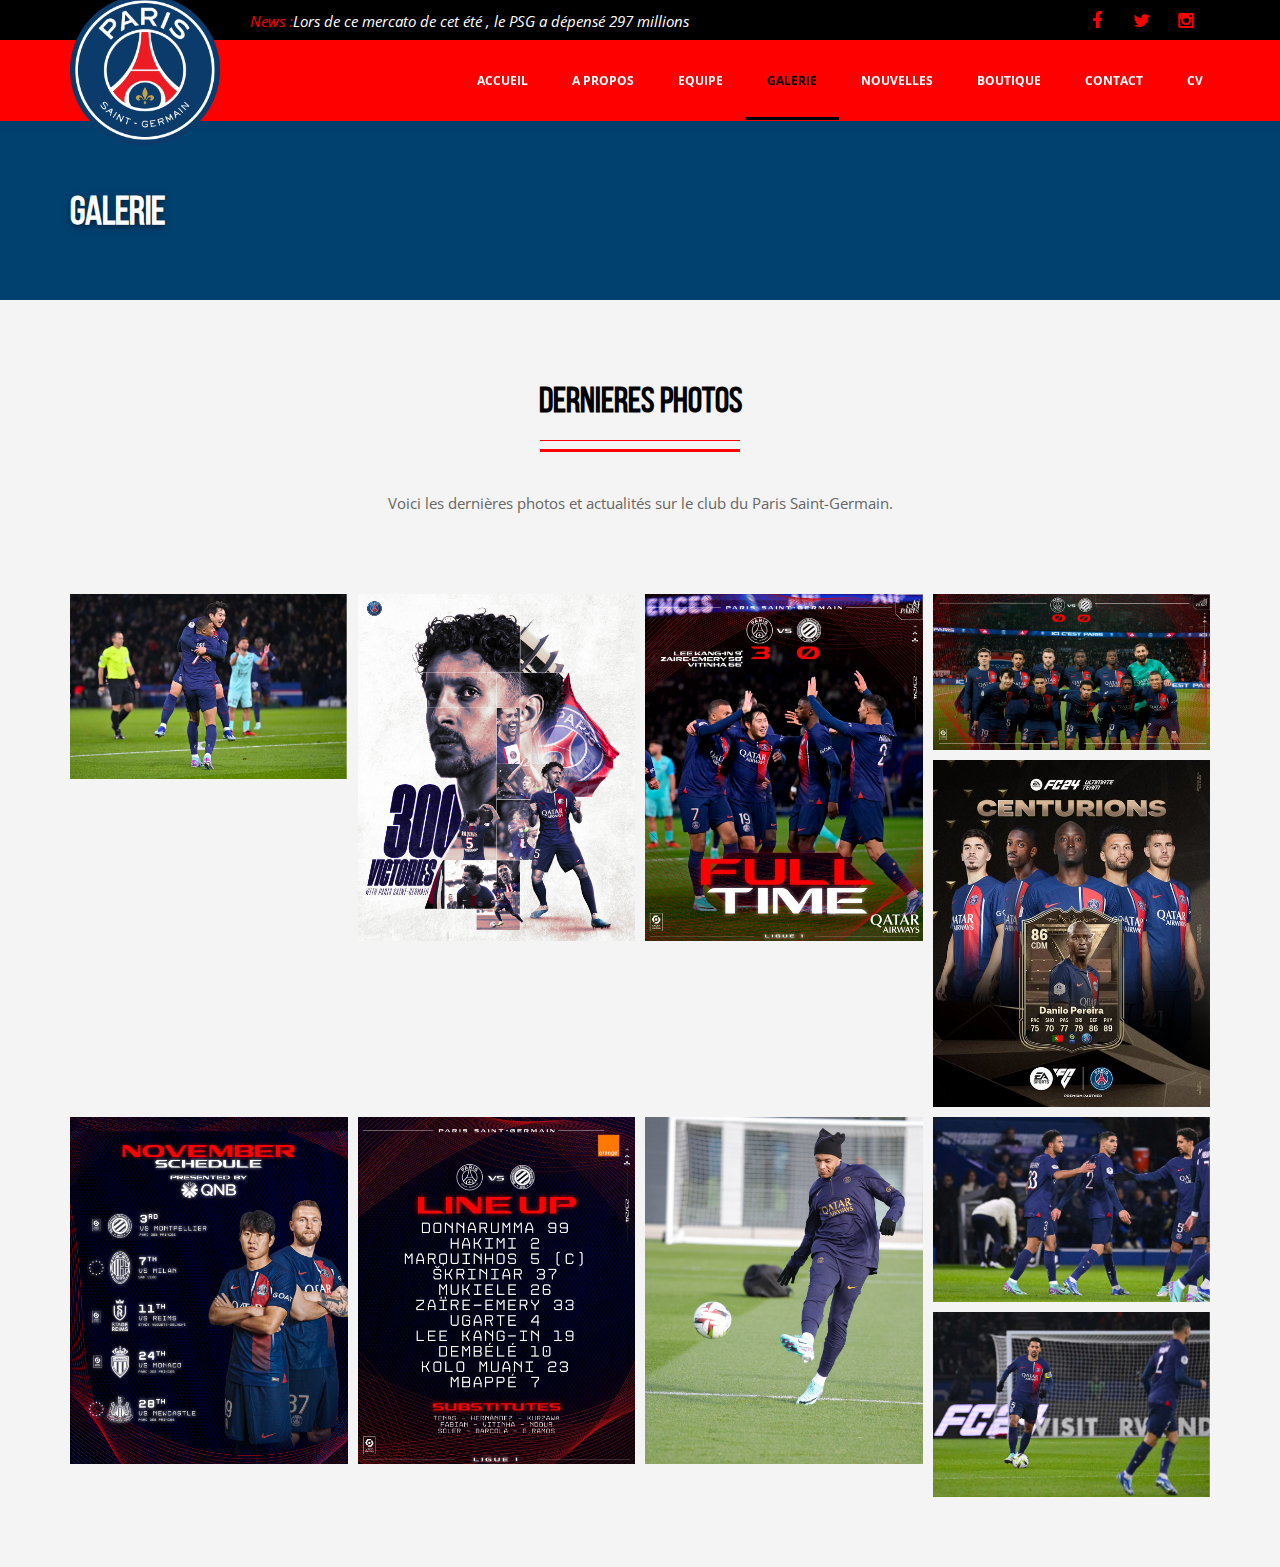
<file: MainFile/MainFile/HTML/gallery.html>
<!DOCTYPE html>
<html class="no-js" lang="en">
  <head>
    <!-- Basic Page Needs
    ================================================== -->
    <meta charset="utf-8">
    <!--[if IE]><meta http-equiv="x-ua-compatible" content="IE=9" /><![endif]-->
    <meta name="viewport" content="width=device-width, initial-scale=1">
    <title>Galerie sur le Paris Saint-Germain</title>
    <meta name="description" content="Site de Noa Verdez qui parle de l'actualité du Paris Saint-Germain et de moi.">
    <meta name="keywords" content="club, psg, football, foot, match, classement, Noa Verdez">
    <meta name="author" content="noa.verdez@gmail.com"> 
	
	<!-- ==============================================
	Favicons
	=============================================== -->
	<link rel="shortcut icon" href="images/favicon.svg">
	<link rel="apple-touch-icon" href="images/apple-touch-icon.png">
	<link rel="apple-touch-icon" sizes="72x72" href="images/apple-touch-icon-72x72.jpg">
	<link rel="apple-touch-icon" sizes="114x114" href="images/apple-touch-icon-114x144.jpg">
	
	<!-- ==============================================
	CSS
	=============================================== -->
	<link rel="stylesheet" type="text/css" href="css/bootstrap.css" />
	<link rel="stylesheet" type="text/css" href="css/font-awesome.min.css">
	<link rel="stylesheet" type="text/css" href="css/owl.carousel.css">
	<link rel="stylesheet" type="text/css" href="css/owl.theme.css">
	<link rel="stylesheet" type="text/css" href="css/magnific-popup.css">
	
	
	<!-- ==============================================
	Google Fonts
	=============================================== -->
	<link href='https://fonts.googleapis.com/css?family=Open+Sans:400,700' rel='stylesheet' type='text/css'>
	
	<!-- ==============================================
	Custom Stylesheet
	=============================================== -->
	<link rel="stylesheet" type="text/css" href="css/style.css" />
	
	
	
    <script type="text/javascript" src="js/modernizr.min.js"></script>
	
	

</head>

<body>
	
	<!-- Load page -->
	<div class="animationload">
		<div class="loader"></div>
	</div>
	
	
	<!-- NAVBAR SECTION -->
	<div class="navbar navbar-main navbar-fixed-top">
		<div class="header-top">
			<div class="container">
				<div class="row">
					<div class="col-xs-12 col-sm-7 col-md-7 col-lg-7">
						<div class="info">
							<h3>News : </h3>
							<div class="info-item">
								<div>Lors de ce mercato de cet été , le PSG a dépensé 297 millions</div>
								<div>Lors de ce mercato , le PSG a recruté 11 joueurs</div>
								<div>Le PSG a vendu 11 joueurs lors de ce mercato</div>
							</div>
						</div>
					</div>
					<div class="col-xs-12 col-sm-5 col-md-5 col-lg-5">
						<div class="top-sosmed pull-right">
							<a href="https://www.facebook.com/PSG/" title=""><span class="fa fa-facebook"></span></a>
							<a href="https://twitter.com/PSG_inside?ref_src=twsrc%5Egoogle%7Ctwcamp%5Eserp%7Ctwgr%5Eauthor" title=""><span class="fa fa-twitter"></span></a>
							<a href="https://www.instagram.com/psg/" title=""><span class="fa fa-instagram"></span></a>
						</div>
					</div>
					
				</div>
			</div>
		</div>
		<div class="container">
			<div class="navbar-header">
				<button type="button" class="navbar-toggle" data-toggle="collapse" data-target=".navbar-collapse">
				<span class="icon-bar"></span>
				<span class="icon-bar"></span>
				<span class="icon-bar"></span>
				</button>
				<a class="navbar-brand" href="index.html"><img src="images/psg.jpg" height="150px" width="150px" alt=""/></a>
				
			</div>
			<nav class="navbar-collapse collapse">
				<ul class="nav navbar-nav navbar-right">
					<li><a href="index.html">ACCUEIL</a></li>
					<li><a href="about.html">A PROPOS</a></li>
					<li><a href="team.html">EQUIPE</a></li>
					<li class="active"><a href="gallery.html">GALERIE</a></li>
					<li><a href="news.html">NOUVELLES</a></li>
					<li><a href="shop.html">BOUTIQUE</a></li>
					<li><a href="contact.html">CONTACT</a></li>
					<li><a href="CV_FR.html">CV</a></li>
				</ul>
			</nav>
		</div>
    </div>

 
	<!-- BANNER -->
	<div class="section subbanner">
		<div class="container">
			<div class="row">
				<div class="col-sm-12 col-md-12">
					<div class="caption">GALERIE</div>
				</div>
			</div>
		</div>
	</div>
	
	
	<!-- GALLERY SECTION -->
	<div class="section singlepage" >
		<div class="container">
			<div class="row">
				<div class="col-sm-12 col-md-12">
					<div class="page-title">
						<h2 class="lead">DERNIERES PHOTOS</h2>
						<div class="border-style"></div>
						<div class="page-description">
							<p>Voici les dernières photos et actualités sur le club du Paris Saint-Germain.</p>
						</div>
					</div>
				</div>
			</div>
			<div class="row popup-gallery">
				<div class="col-xs-4 col-sm-3 col-md-3">
					<div class="w-item">
						<a href="images/17-joie-lee-mbappe.jpg" title="Gallery #1">
							<img src="images/17-joie-lee-mbappe.jpg" alt="" class="img-responsive" />
							<div class="project-info">
								<div class="project-icon">
									<span class="fa fa-search"></span>
								</div>
							</div>
						</a>
					</div>
				</div>
				<div class="col-xs-4 col-sm-3 col-md-3">
					<div class="w-item">
						<a href="images/marqui.jpg" title="Gallery #2">
							<img src="images/marqui.jpg" height="768" width="510" alt="" class="img-responsive" />
							<div class="project-info">
								<div class="project-icon">
									<span class="fa fa-search"></span>
								</div>
							</div>
						</a>
					</div>
				</div>
				<div class="col-xs-4 col-sm-3 col-md-3">
					<div class="w-item">
						<a href="images/matchmontpellier.jpg" title="Gallery #3">
							<img src="images/matchmontpellier.jpg" height="768" width="510" alt="" class="img-responsive" />
							<div class="project-info">
								<div class="project-icon">
									<span class="fa fa-search"></span>
								</div>
							</div>
						</a>
					</div>
				</div>
				<div class="col-xs-4 col-sm-3 col-md-3">
					<div class="w-item">
						<a href="images/compomontpellier.jpg" title="Gallery #4">
							<img src="images/compomontpellier.jpg" height="768" width="510" alt="" class="img-responsive" />
							<div class="project-info">
								<div class="project-icon">
									<span class="fa fa-search"></span>
								</div>
							</div>
						</a>
					</div>
				</div>
				<div class="col-xs-4 col-sm-3 col-md-3">
					<div class="w-item">
						<a href="images/fifa.jpg" title="Gallery #5">
							<img src="images/fifa.jpg" height="768" width="510" alt="" class="img-responsive" />
							<div class="project-info">
								<div class="project-icon">
									<span class="fa fa-search"></span>
								</div>
							</div>
						</a>
					</div>
				</div>
				<div class="col-xs-4 col-sm-3 col-md-3">
					<div class="w-item">
						<a href="images/nov.jpg" title="Gallery #6">
							<img src="images/nov.jpg" alt="" class="img-responsive" />
							<div class="project-info">
								<div class="project-icon">
									<span class="fa fa-search"></span>
								</div>
							</div>
						</a>
					</div>
				</div>
				<div class="col-xs-4 col-sm-3 col-md-3">
					<div class="w-item">
						<a href="images/lineup.jpg" title="Gallery #1">
							<img src="images/lineup.jpg" alt="" class="img-responsive" />
							<div class="project-info">
								<div class="project-icon">
									<span class="fa fa-search"></span>
								</div>
							</div>
						</a>
					</div>
				</div>
				<div class="col-xs-4 col-sm-3 col-md-3">
					<div class="w-item">
						<a href="images/photo.jpg" title="Gallery #1">
							<img src="images/photo.jpg" alt="" class="img-responsive" />
							<div class="project-info">
								<div class="project-icon">
									<span class="fa fa-search"></span>
								</div>
							</div>
						</a>
					</div>
				</div>
				<div class="col-xs-4 col-sm-3 col-md-3">
					<div class="w-item">
						<a href="images/29-celebration-zai-re-emery.jpg" title="Gallery #1">
							<img src="images/29-celebration-zai-re-emery.jpg" alt="" class="img-responsive" />
							<div class="project-info">
								<div class="project-icon">
									<span class="fa fa-search"></span>
								</div>
							</div>
						</a>
					</div>
				</div>
				<div class="col-xs-4 col-sm-3 col-md-3">
					<div class="w-item">
						<a href="images/24-marquinhos.jpg" title="Gallery #2">
							<img src="images/24-marquinhos.jpg" alt="" class="img-responsive" />
							<div class="project-info">
								<div class="project-icon">
									<span class="fa fa-search"></span>
								</div>
							</div>
						</a>
					</div>
				</div>
				</div>
				
			</div>
			
			
		</div>
	</div>

	


	
	
	
	
	
	
	<script type="text/javascript" src="js/jquery.min.js"></script>
	<script type='text/javascript' src='https://maps.google.com/maps/api/js?sensor=false&#038;ver=4.1.5'></script>
	<script type='text/javascript' src='js/jqBootstrapValidation.js'></script>
	<script type="text/javascript" src="js/bootstrap.min.js"></script>
	<script type="text/javascript" src="js/owl.carousel.min.js"></script>
	<script type="text/javascript" src="js/bootstrap-hover-dropdown.min.js"></script>
	<script type="text/javascript" src="js/jquery.magnific-popup.min.js"></script>
	
	<script type="text/javascript" src="js/script.js"></script>
	
	
</body>
</html>
</file>
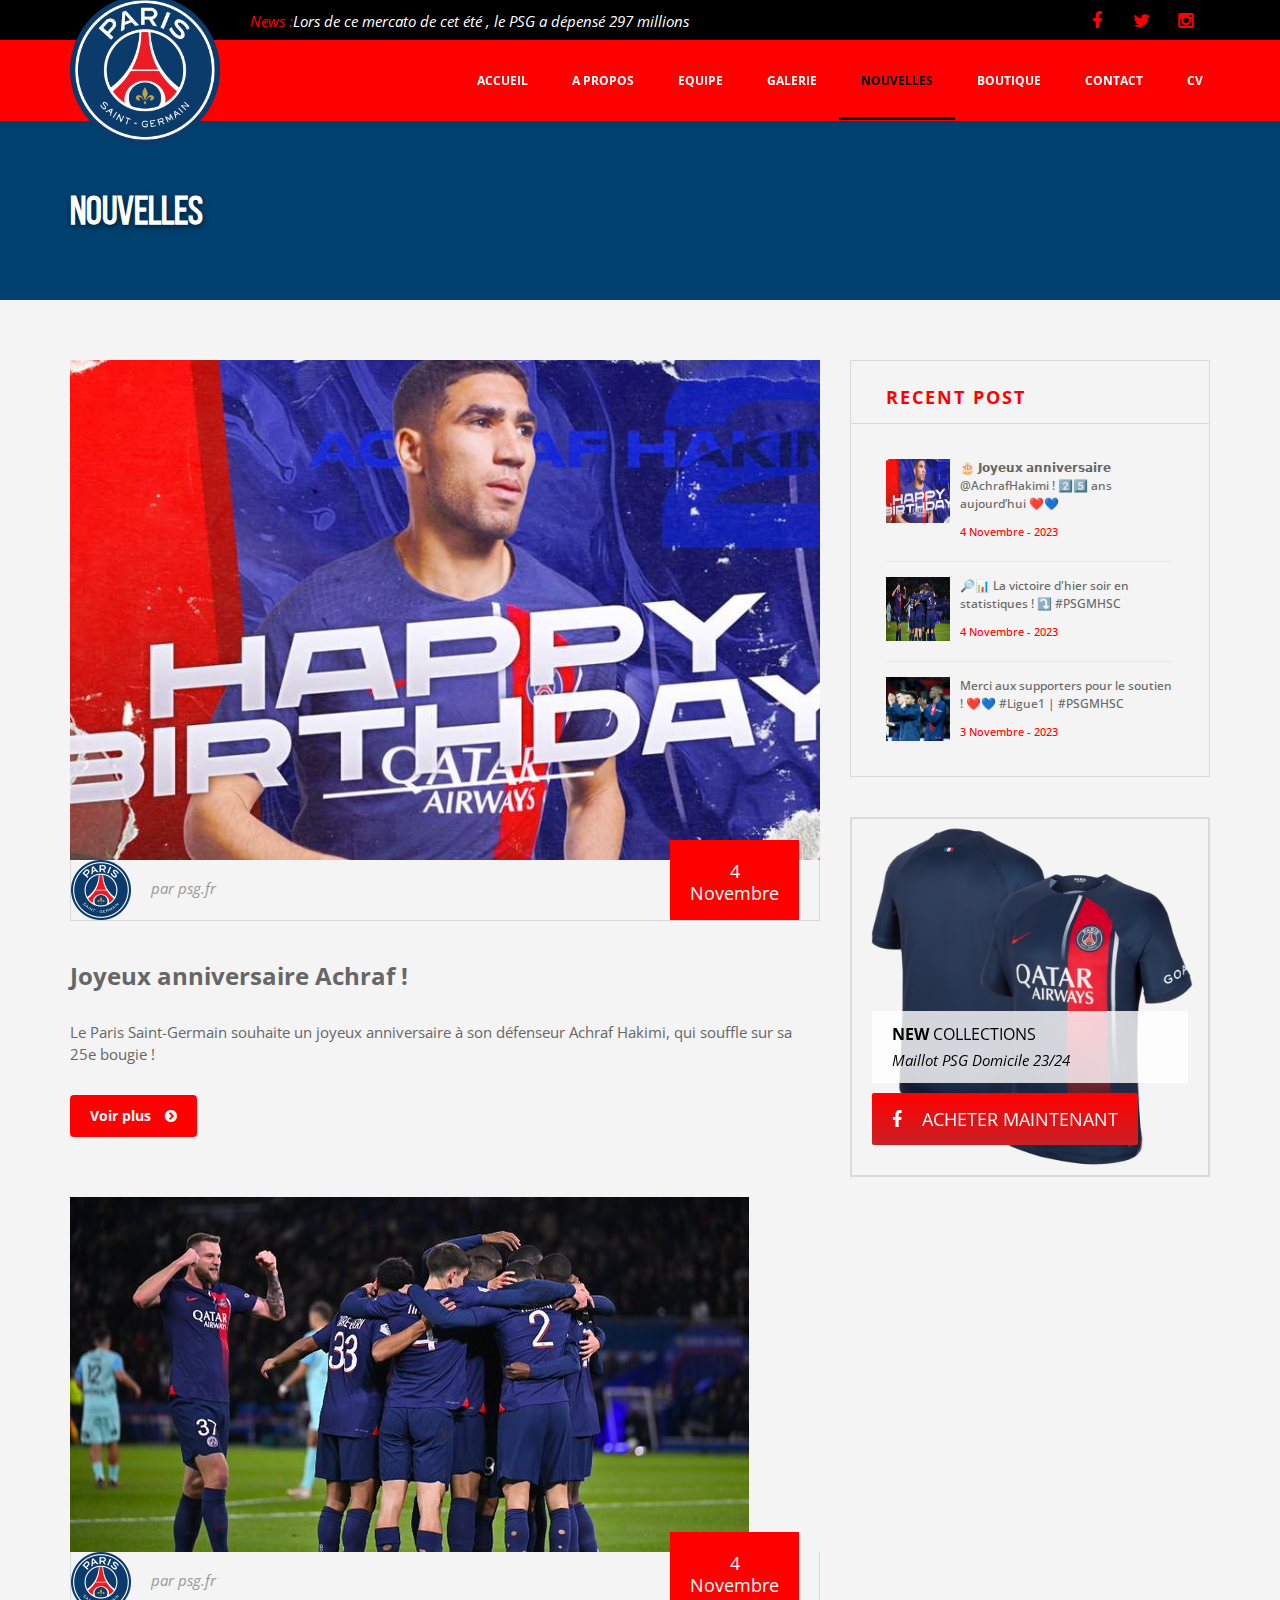
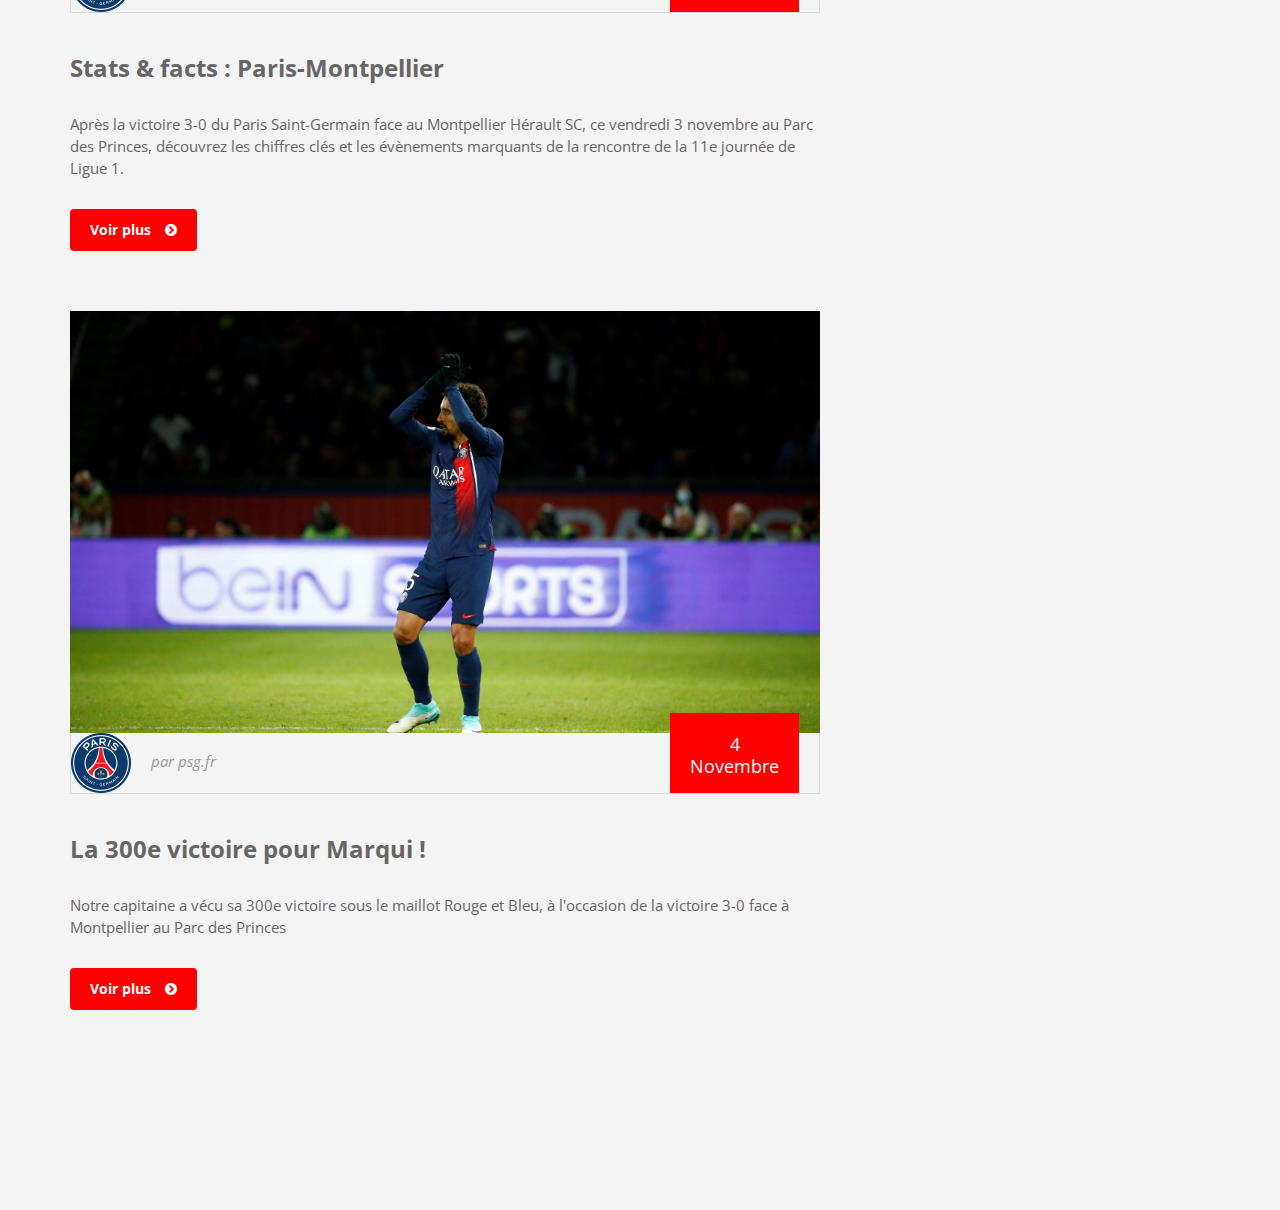
<file: MainFile/MainFile/HTML/news.html>
<!DOCTYPE html>
<html class="no-js" lang="en">
  <head>
    <!-- Basic Page Needs
    ================================================== -->
    <meta charset="utf-8">
    <!--[if IE]><meta http-equiv="x-ua-compatible" content="IE=9" /><![endif]-->
    <meta name="viewport" content="width=device-width, initial-scale=1">
    <title>Nouvelles sur le Paris Saint-Germain</title>
    <meta name="description" content="Site de Noa Verdez qui parle de l'actualité du Paris Saint-Germain et de moi.">
    <meta name="keywords" content="club, psg, football, foot, match, classement, Noa Verdez">
    <meta name="author" content="noa.verdez@gmail.com"> 
	
	<!-- ==============================================
	Favicons
	=============================================== -->
	<link rel="shortcut icon" href="images/favicon.svg">
	<link rel="apple-touch-icon" href="images/apple-touch-icon.png">
	<link rel="apple-touch-icon" sizes="72x72" href="images/apple-touch-icon-72x72.jpg">
	<link rel="apple-touch-icon" sizes="114x114" href="images/apple-touch-icon-114x144.jpg">
	
	<!-- ==============================================
	CSS
	=============================================== -->
	<link rel="stylesheet" type="text/css" href="css/bootstrap.css" />
	<link rel="stylesheet" type="text/css" href="css/font-awesome.min.css">
	<link rel="stylesheet" type="text/css" href="css/owl.carousel.css">
	<link rel="stylesheet" type="text/css" href="css/owl.theme.css">
	<link rel="stylesheet" type="text/css" href="css/magnific-popup.css">
	
	
	<!-- ==============================================
	Google Fonts
	=============================================== -->
	<link href='https://fonts.googleapis.com/css?family=Open+Sans:400,700' rel='stylesheet' type='text/css'>
	
	<!-- ==============================================
	Custom Stylesheet
	=============================================== -->
	<link rel="stylesheet" type="text/css" href="css/style.css" />
	
	
	
    <script type="text/javascript" src="js/modernizr.min.js"></script>
	
	

</head>

<body>
	
	<!-- Load page -->
	<div class="animationload">
		<div class="loader"></div>
	</div>
	
	
	<!-- NAVBAR SECTION -->
	<div class="navbar navbar-main navbar-fixed-top">
		<div class="header-top">
			<div class="container">
				<div class="row">
					<div class="col-xs-12 col-sm-7 col-md-7 col-lg-7">
						<div class="info">
							<h3>News : </h3>
							<div class="info-item">
								<div>Lors de ce mercato de cet été , le PSG a dépensé 297 millions</div>
								<div>Lors de ce mercato , le PSG a recruté 11 joueurs</div>
								<div>Le PSG a vendu 11 joueurs lors de ce mercato</div>
							</div>
						</div>
					</div>
					<div class="col-xs-12 col-sm-5 col-md-5 col-lg-5">
						<div class="top-sosmed pull-right">
							<a href="https://www.facebook.com/PSG/" title=""><span class="fa fa-facebook"></span></a>
							<a href="https://twitter.com/PSG_inside?ref_src=twsrc%5Egoogle%7Ctwcamp%5Eserp%7Ctwgr%5Eauthor" title=""><span class="fa fa-twitter"></span></a>
							<a href="https://www.instagram.com/psg/" title=""><span class="fa fa-instagram"></span></a>
						</div>
					</div>
					
				</div>
			</div>
		</div>
		<div class="container">
			<div class="navbar-header">
				<button type="button" class="navbar-toggle" data-toggle="collapse" data-target=".navbar-collapse">
				<span class="icon-bar"></span>
				<span class="icon-bar"></span>
				<span class="icon-bar"></span>
				</button>
				<a class="navbar-brand" href="index.html"><img src="images/psg.jpg" height="150px" width="150px" alt=""/></a>
				
			</div>
			<nav class="navbar-collapse collapse">
				<ul class="nav navbar-nav navbar-right">
					<li><a href="index.html">ACCUEIL</a></li>
					<li><a href="about.html">A PROPOS</a></li>
					<li><a href="team.html">EQUIPE</a></li>
					<li><a href="gallery.html">GALERIE</a></li>
					<li class="active"><a href="news.html">NOUVELLES</a></li>
					<li><a href="shop.html">BOUTIQUE</a></li>
					<li><a href="contact.html">CONTACT</a></li>
					<li><a href="CV_FR.html">CV</a></li>
				</ul>
			</nav>
		</div>
    </div>

 
	<!-- BANNER -->
	<div class="section subbanner">
		<div class="container">
			<div class="row">
				<div class="col-sm-12 col-md-12">
					<div class="caption">NOUVELLES</div>
				</div>
			</div>
		</div>
	</div>
	
	
	<!-- NEWS SECTION -->
	<div class="section singlepage" >
		<div class="container">
			
			<div class="row pbot-main">
			
				<div class="col-xs-12 col-md-8">
					
					<div class="post-item">
						<div class="image-wrap">
							<img src="images/imagette-hakimi.jpg" alt="..." class="img-responsive">
							<div class="meta">
								<div class="blog-author">
									<div class="blog-thumb">
										<img class="img-responsive" src="images/psg.jpg" alt="...">
									</div>par psg.fr
								</div>
								<div class="blog-date"><span>4</span>Novembre</div>
							</div>
						</div>
						<h3 class="post-title"><a href="https://www.psg.fr/equipes/equipe-premiere/content/joyeux-anniversaire-achraf-hakimi-paris-saint-germain-equipe-premiere-anniversaire-birthday-2023-2024" title="">Joyeux anniversaire Achraf !</a></h3>
						<p>Le Paris Saint-Germain souhaite un joyeux anniversaire à son défenseur Achraf Hakimi, qui souffle sur sa 25e bougie !</p>
						<a href="https://www.psg.fr/equipes/equipe-premiere/content/joyeux-anniversaire-achraf-hakimi-paris-saint-germain-equipe-premiere-anniversaire-birthday-2023-2024" class="post-read-more" title="">Voir plus <i class="fa fa-chevron-circle-right"></i></a>
					</div>
					
					<div class="post-item">
						<div class="image-wrap">
							<img src="images/tweet.jpg" alt="..." class="img-responsive">
							<div class="meta">
								<div class="blog-author">
									<div class="blog-thumb">
										<img class="img-responsive" src="images/psg.jpg" alt="...">
									</div>par psg.fr
								</div>
								<div class="blog-date"><span>4</span>Novembre</div>
							</div>
						</div>
						<h3 class="post-title"><a href="https://www.psg.fr/equipes/equipe-premiere/content/stats-and-facts-paris-saint-germain-montpellier-herault-sc-ligue-1-2023-2024" title="">Stats & facts : Paris-Montpellier</a></h3>
						<p>Après la victoire 3-0 du Paris Saint-Germain face au Montpellier Hérault SC, ce vendredi 3 novembre au Parc des Princes, découvrez les chiffres clés et les évènements marquants de la rencontre de la 11e journée de Ligue 1.</p>
						<a href="https://www.psg.fr/equipes/equipe-premiere/content/stats-and-facts-paris-saint-germain-montpellier-herault-sc-ligue-1-2023-2024" class="post-read-more" title="">Voir plus <i class="fa fa-chevron-circle-right"></i></a>
					</div>
					
					<div class="post-item">
						<div class="image-wrap">
							<img src="images/imagenouvelle.jpg" alt="..." class="img-responsive">
							<div class="meta">
								<div class="blog-author">
									<div class="blog-thumb">
										<img class="img-responsive" src="images/psg.jpg" alt="...">
									</div>par psg.fr
								</div>
								<div class="blog-date"><span>4</span>Novembre</div>
							</div>
						</div>
						<h3 class="post-title"><a href="https://www.psg.fr/equipes/equipe-premiere/content/la-300e-victoire-pour-marqui-marquinhos-avec-le-paris-saint-germain-rc-strasbourg-alsace-ligue-1-2023-2024-1-1" title="">La 300e victoire pour Marqui !</a></h3>
						<p>Notre capitaine a vécu sa 300e victoire sous le maillot Rouge et Bleu, à l'occasion de la victoire 3-0 face à Montpellier au Parc des Princes</p>
						<a href="https://www.psg.fr/equipes/equipe-premiere/content/la-300e-victoire-pour-marqui-marquinhos-avec-le-paris-saint-germain-rc-strasbourg-alsace-ligue-1-2023-2024-1-1" class="post-read-more" title="">Voir plus <i class="fa fa-chevron-circle-right"></i></a>
					</div>
					
					
				</div>
				
				<div class="col-xs-12 col-md-4">
					<div class="widget recent-post">
						<h4 class="widget-heading">RECENT POST</h4>
						<div class="widget-wrap">
							<div class="media">
								<div class="media-left">
									<a href="https://twitter.com/PSG_inside/status/1720820220778987963" title="detail news">
									  <img class="media-object" src="images/imagette-hakimi.jpg" alt="...">
									</a>
								</div>
								<div class="media-body">
									<p><a href="https://twitter.com/PSG_inside/status/1720820220778987963" title="detail news">🎂

										𝗝𝗼𝘆𝗲𝘂𝘅 𝗮𝗻𝗻𝗶𝘃𝗲𝗿𝘀𝗮𝗶𝗿𝗲 
										@AchrafHakimi
										 ! 
										
										2️⃣5️⃣ ans aujourd’hui ❤️💙</a></p>
									<div class="meta-date">
										4 Novembre - 2023
									</div>
								</div>
							</div>
							<div class="media">
								<div class="media-left">
									<a href="https://twitter.com/PSG_inside/status/1720802311730061617" title="detail news">
									  <img class="media-object" src="images/tweet.jpg" alt="...">
									</a>
								</div>
								<div class="media-body">
									<p><a href="https://twitter.com/PSG_inside/status/1720802311730061617" title="detail news">🔎📊 

										La victoire d'hier soir en statistiques ! ⤵️
										
										#PSGMHSC</a></p>
									<div class="meta-date">
										4 Novembre - 2023
									</div>
								</div>
							</div>
							<div class="media">
								<div class="media-left">
									<a href="https://twitter.com/PSG_inside/status/1720572770671567256" title="detail news">
									  <img class="media-object" src="images/image.jpg" alt="...">
									</a>
								</div>
								<div class="media-body">
									<p><a href="https://twitter.com/PSG_inside/status/1720572770671567256" title="detail news">Merci aux supporters pour le soutien ! ❤️💙

										#Ligue1 | #PSGMHSC</a></p>
									<div class="meta-date">
										3 Novembre - 2023
									</div>
								</div>
							</div>
							
						</div>
					</div>
					
					<div class="widget shop">
						<div id="shop-caro" class="owl-carousel owl-theme">
							<div class="item shop-item">
								<div class="img">
									<img src="images/boutique.avif" height="715" width="875" alt="" class="img-responsive" />
								</div>
								<div class="description">
									<div class="collection-name">
										<strong>NEW</strong> COLLECTIONS
										<div class="category">Maillot PSG Domicile 23/24</div>
									</div>
									<div class="collection-callout">
										<a href="https://store.psg.fr/fr/maillot-psg-nike-domicile-stadium-23/24/p-2370252875994364+z-970-4080307947?_ref=p" title=""><span class="fa fa-facebook"></span>ACHETER MAINTENANT</a>
									</div>
								</div>
							</div>
							<div class="item shop-item">
								<div class="img">
									<img src="images/maillotbou.avif" alt="" class="img-responsive" />
								</div>
								<div class="description">
									<div class="collection-name">
										<strong>NEW</strong> COLLECTIONS
										<div class="category">Maillot PSG Extérieur 23/24</div>
									</div>
									<div class="collection-callout">
										<a href="https://store.psg.fr/fr/maillot-psg-nike-extérieur-stadium-23/24/p-2369708696429196+z-944-3771344225?_ref=p-HP:m-BH:pi-AB_Carousel_1:i-r0c3:po-3" title=""><span class="fa fa-facebook"></span>ACHETER MAINTENANT</a>
									</div>
								</div>
							</div>
							
						</div>
					
					</div>
					
				</div>
			
			</div>
			
			
			
		</div>
	</div>

	

	
	
	
	
	<script type="text/javascript" src="js/jquery.min.js"></script>
	<script type='text/javascript' src='https://maps.google.com/maps/api/js?sensor=false&#038;ver=4.1.5'></script>
	<script type='text/javascript' src='js/jqBootstrapValidation.js'></script>
	<script type="text/javascript" src="js/bootstrap.min.js"></script>
	<script type="text/javascript" src="js/owl.carousel.min.js"></script>
	<script type="text/javascript" src="js/bootstrap-hover-dropdown.min.js"></script>
	<script type="text/javascript" src="js/jquery.magnific-popup.min.js"></script>
	
	<script type="text/javascript" src="js/script.js"></script>
	
	
	
</body>
</html>
</file>
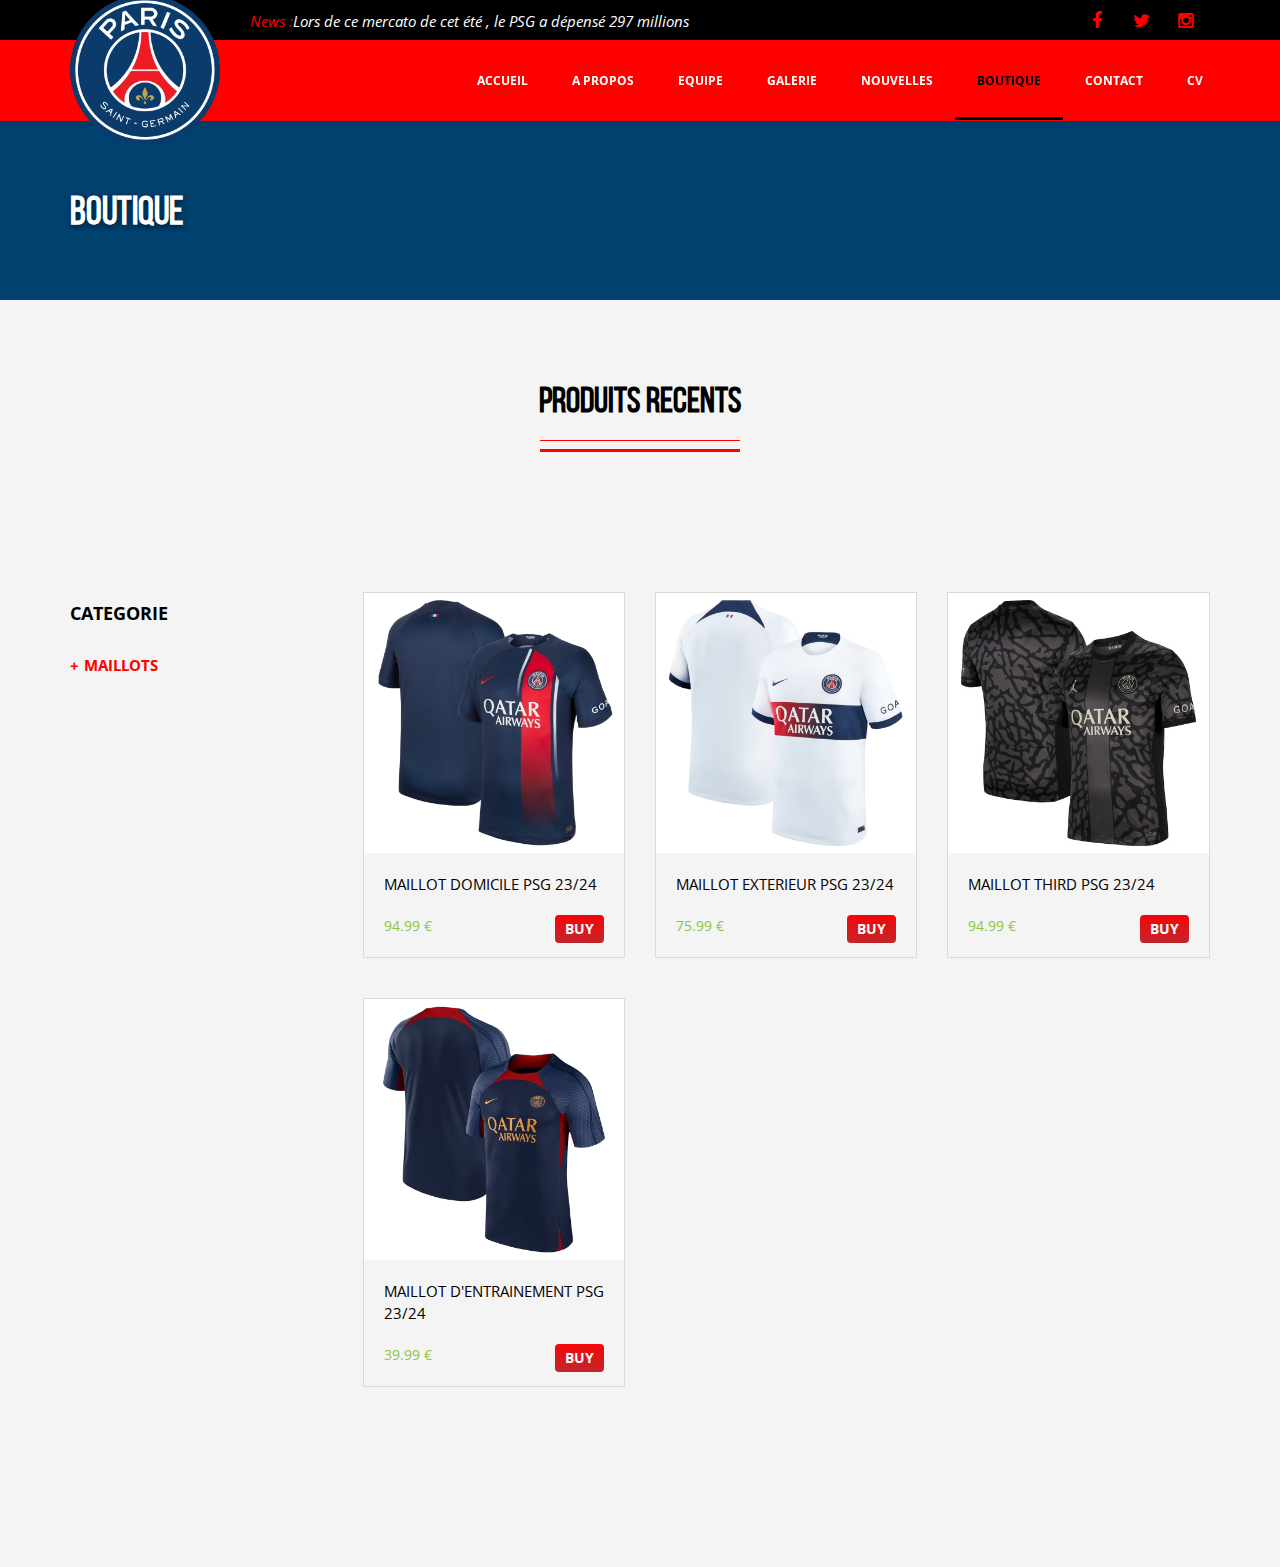
<file: MainFile/MainFile/HTML/shop.html>
<!DOCTYPE html>
<html class="no-js" lang="en">
  <head>
    <!-- Basic Page Needs
    ================================================== -->
    <meta charset="utf-8">
    <!--[if IE]><meta http-equiv="x-ua-compatible" content="IE=9" /><![endif]-->
    <meta name="viewport" content="width=device-width, initial-scale=1">
    <title>Boutique Paris Saint-Germain</title>
    <meta name="description" content="Site de Noa Verdez qui parle de l'actualité du Paris Saint-Germain et de moi.">
    <meta name="keywords" content="club, psg, football, foot, match, classement, Noa Verdez">
    <meta name="author" content="noa.verdez@gmail.com"> 
	
	<!-- ==============================================
	Favicons
	=============================================== -->
	<link rel="shortcut icon" href="images/favicon.svg">
	<link rel="apple-touch-icon" href="images/apple-touch-icon.png">
	<link rel="apple-touch-icon" sizes="72x72" href="images/apple-touch-icon-72x72.jpg">
	<link rel="apple-touch-icon" sizes="114x114" href="images/apple-touch-icon-114x144.jpg">
	
	<!-- ==============================================
	CSS
	=============================================== -->
	<link rel="stylesheet" type="text/css" href="css/bootstrap.css" />
	<link rel="stylesheet" type="text/css" href="css/font-awesome.min.css">
	<link rel="stylesheet" type="text/css" href="css/owl.carousel.css">
	<link rel="stylesheet" type="text/css" href="css/owl.theme.css">
	<link rel="stylesheet" type="text/css" href="css/magnific-popup.css">
	
	
	<!-- ==============================================
	Google Fonts
	=============================================== -->
	<link href='https://fonts.googleapis.com/css?family=Open+Sans:400,700' rel='stylesheet' type='text/css'>
	
	<!-- ==============================================
	Custom Stylesheet
	=============================================== -->
	<link rel="stylesheet" type="text/css" href="css/style.css" />
	
	
	
    <script type="text/javascript" src="js/modernizr.min.js"></script>
	
	

</head>

<body>
	
	<!-- Load page -->
	<div class="animationload">
		<div class="loader"></div>
	</div>
	
	
	<!-- NAVBAR SECTION -->
	<div class="navbar navbar-main navbar-fixed-top">
		<div class="header-top">
			<div class="container">
				<div class="row">
					<div class="col-xs-12 col-sm-7 col-md-7 col-lg-7">
						<div class="info">
							<h3>News : </h3>
							<div class="info-item">
								<div>Lors de ce mercato de cet été , le PSG a dépensé 297 millions</div>
								<div>Lors de ce mercato , le PSG a recruté 11 joueurs</div>
								<div>Le PSG a vendu 11 joueurs lors de ce mercato</div>
							</div>
						</div>
					</div>
					<div class="col-xs-12 col-sm-5 col-md-5 col-lg-5">
						<div class="top-sosmed pull-right">
							<a href="https://www.facebook.com/PSG/" title=""><span class="fa fa-facebook"></span></a>
							<a href="https://twitter.com/PSG_inside?ref_src=twsrc%5Egoogle%7Ctwcamp%5Eserp%7Ctwgr%5Eauthor" title=""><span class="fa fa-twitter"></span></a>
							<a href="https://www.instagram.com/psg/" title=""><span class="fa fa-instagram"></span></a>
						</div>
					</div>
					
				</div>
			</div>
		</div>
		<div class="container">
			<div class="navbar-header">
				<button type="button" class="navbar-toggle" data-toggle="collapse" data-target=".navbar-collapse">
				<span class="icon-bar"></span>
				<span class="icon-bar"></span>
				<span class="icon-bar"></span>
				</button>
				<a class="navbar-brand" href="index.html"><img src="images/psg.jpg" height="150px" width="150px" alt=""/></a>
				
			</div>
			<nav class="navbar-collapse collapse">
				<ul class="nav navbar-nav navbar-right">
					<li><a href="index.html">ACCUEIL</a></li>
					<li><a href="about.html">A PROPOS</a></li>
					<li><a href="team.html">EQUIPE</a></li>
					<li><a href="gallery.html">GALERIE</a></li>
					<li><a href="news.html">NOUVELLES</a></li>
					<li class="active"><a href="shop.html">BOUTIQUE</a></li>
					<li><a href="contact.html">CONTACT</a></li>
					<li><a href="CV_FR.html">CV</a></li>
				</ul>
			</nav>
		</div>
    </div>

 
	<!-- BANNER -->
	<div class="section subbanner">
		<div class="container">
			<div class="row">
				<div class="col-sm-12 col-md-12">
					<div class="caption">BOUTIQUE</div>
				</div>
			</div>
		</div>
	</div>
	
	
	<!-- SHOP SECTION -->
	<div class="section singlepage" >
		<div class="container">
			
			<div class="row">
				<div class="col-sm-12 col-md-12">
					<div class="page-title">
						<h2 class="lead">PRODUITS RECENTS</h2>
						<div class="border-style"></div>
					</div>
				</div>
			</div>
			
			<div class="row pbot-main">
			
				<div class="col-sm-12 col-md-3">
					<div class="sidenav">
						<h4 class="sidenav-heading">CATEGORIE</h4>
						<a href="#" title="" class="active">MAILLOTS</a>
					</div>
				</div>
			
			
				<div class="col-sm-12 col-md-9">
					
					<div class="row">
						<div class="col-sm-12 col-md-4">
							<div class="shop-item">
								<div class="gambar">
									<img src="images/boutique.avif" alt="" class="img-responsive">
								</div>
								<div class="item-body">
									<div class="name">
										MAILLOT DOMICILE PSG 23/24
									</div>
									<div class="price">
										94.99 €
					
										<a href="https://store.psg.fr/fr/maillot-psg-nike-domicile-stadium-23/24/p-2370252875994364+z-970-4080307947?_ref=p-HP:m" title="" class="shop-buy">BUY</a>
									</div>
								</div>
							</div>
						</div>
						<div class="col-sm-12 col-md-4">
							<div class="shop-item">
								<div class="gambar">
									<img src="images/maillotbou.avif" alt="" class="img-responsive">
								</div>
								<div class="item-body">
									<div class="name">
										MAILLOT EXTERIEUR PSG 23/24
									</div>
									<div class="price">
										75.99 €
										
										<a href="https://store.psg.fr/fr/maillot-psg-nike-extérieur-stadium-23/24/p-2369708696429196+z-944-3771344225?_ref=p-HP:m-BH:pi-AB_C" title="" class="shop-buy">BUY</a>
									</div>
								</div>
							</div>
						</div>
						<div class="col-sm-12 col-md-4">
							<div class="shop-item">
								<div class="gambar">
									<img src="images/third.avif" alt="" class="img-responsive">
								</div>
								<div class="item-body">
									<div class="name">
										MAILLOT THIRD PSG 23/24
									</div>
									<div class="price">
										94.99 €
										
										<a href="https://store.psg.fr/fr/maillot-psg-jordan-third-stadium-23/24/p-5670142052748451+z-86-2885865788?_ref=p-HP:m-BH:pi-AB_Carousel_1:i-r0c11:po-11" title="" class="shop-buy">BUY</a>
									</div>
								</div>
							</div>
						</div>
						<div class="col-sm-12 col-md-4">
							<div class="shop-item">
								<div class="gambar">
									<img src="images/entrainement.avif" alt="" class="img-responsive">
								</div>
								<div class="item-body">
									<div class="name">
										MAILLOT D'ENTRAINEMENT PSG 23/24
									</div>
									<div class="price">
										39.99 €
										
										<a href="https://store.psg.fr/fr/maillot-dentraînement-psg-nike-strike-domicile-23/24-bleu/p-1281031786909940+z-88-929505939?_ref=p-HP:m-BH:pi-AB_Carousel_1:i-r0c13:po-13" title="" class="shop-buy">BUY</a>
									</div>
								</div>
							</div>
						</div>
						
					
					</div>
					
					
					
					
				</div>
				
			</div>
			
			
			
		</div>
	</div>


	<script type="text/javascript" src="js/jquery.min.js"></script>
	<script type='text/javascript' src='https://maps.google.com/maps/api/js?sensor=false&#038;ver=4.1.5'></script>
	<script type='text/javascript' src='js/jqBootstrapValidation.js'></script>
	<script type="text/javascript" src="js/bootstrap.min.js"></script>
	<script type="text/javascript" src="js/owl.carousel.min.js"></script>
	<script type="text/javascript" src="js/bootstrap-hover-dropdown.min.js"></script>
	<script type="text/javascript" src="js/jquery.magnific-popup.min.js"></script>
	
	<script type="text/javascript" src="js/script.js"></script>
	
	
	
	
</body>
</html>
</file>
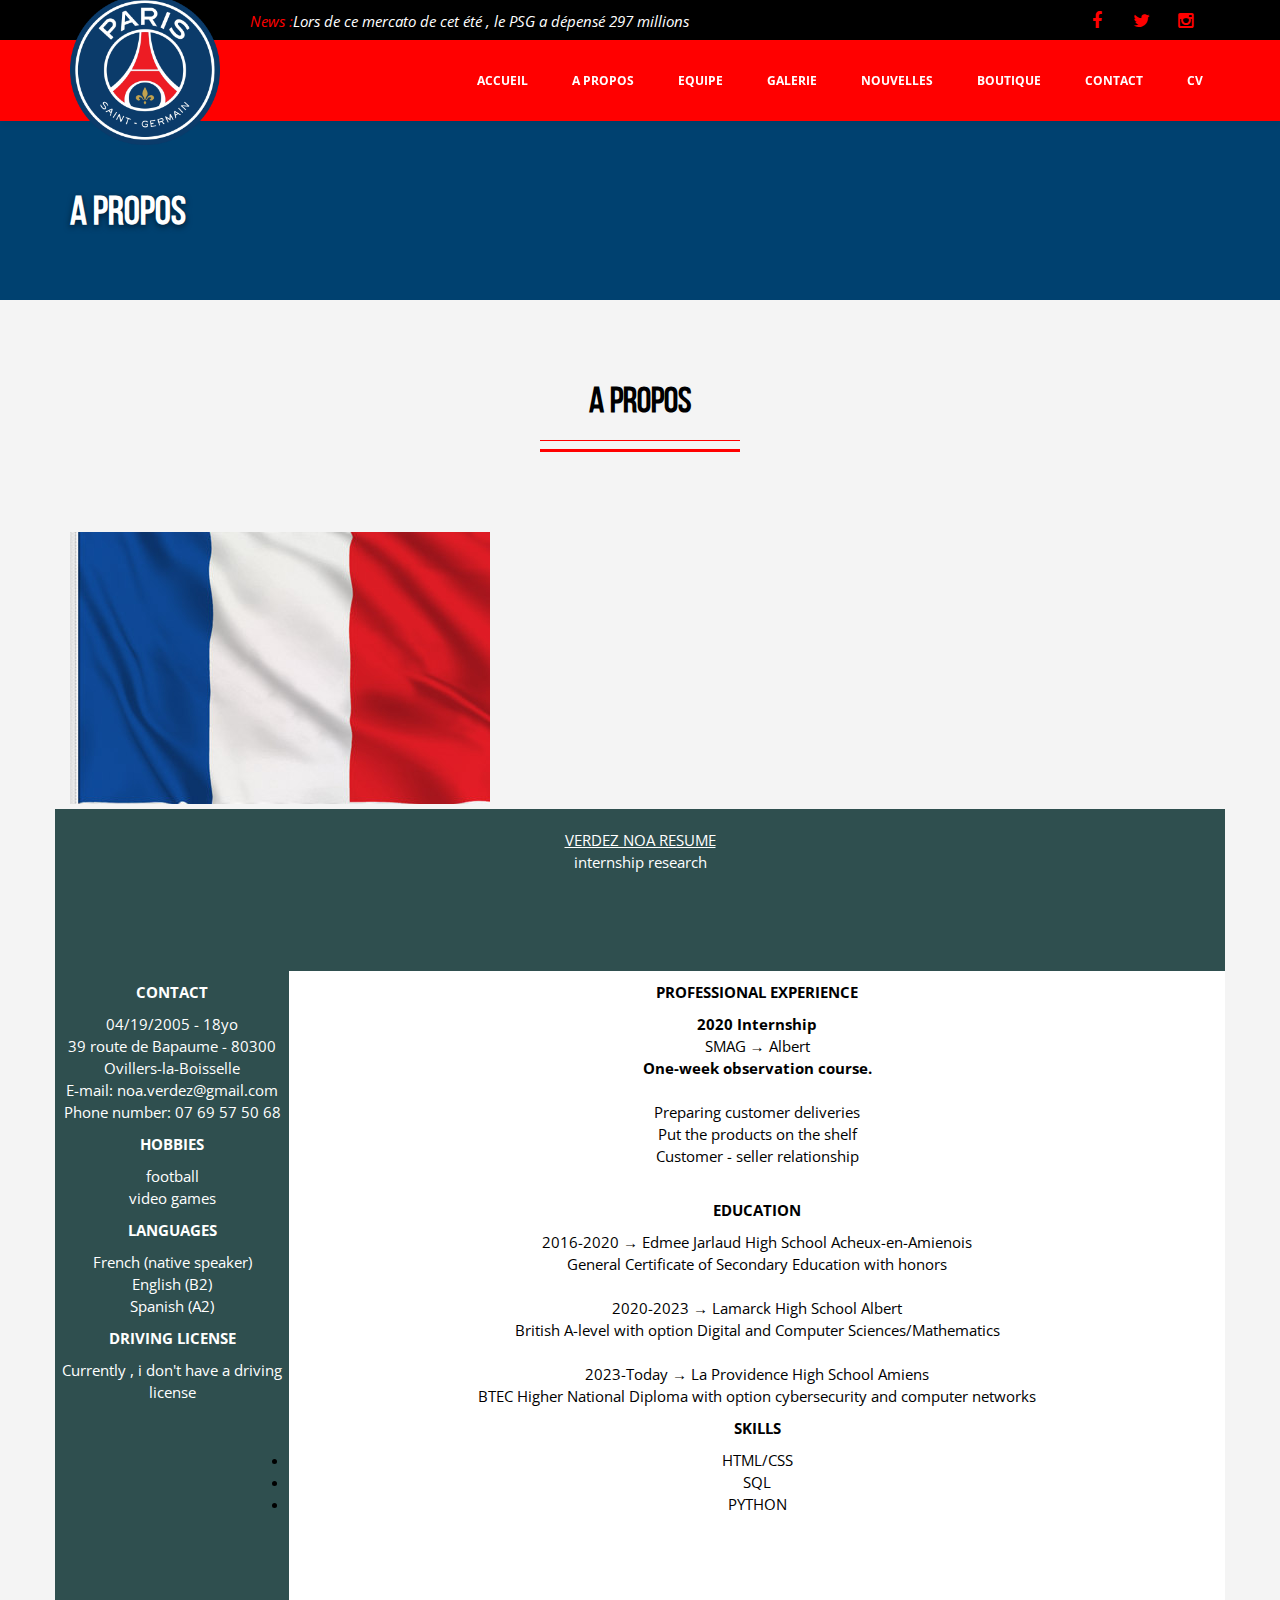
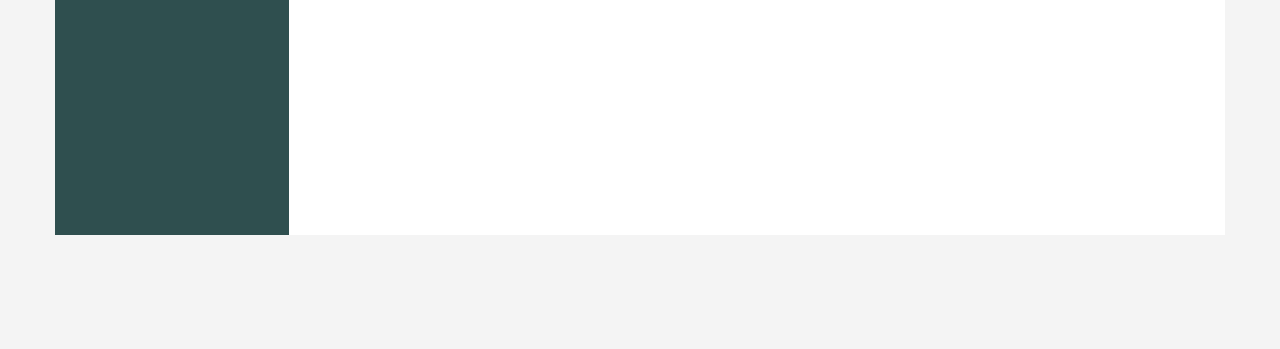
<file: MainFile/MainFile/HTML/support.html>
<!DOCTYPE html>
<html class="no-js" lang="en">
  <head>
    <!-- Basic Page Needs
    ================================================== -->
    <meta charset="utf-8">
    <!--[if IE]><meta http-equiv="x-ua-compatible" content="IE=9" /><![endif]-->
    <meta name="viewport" content="width=device-width, initial-scale=1">
    <title>Site Noa Verdez</title>
    <meta name="description" content="Pro Soccer - Football Club Template. It is built using bootstrap 3.3.2 framework, works totally responsive, easy to customise, well commented codes and seo friendly.">
    <meta name="keywords" content="prosoccer, football, club, soccer, bootstrap">
    <meta name="author" content="rudhisasmito.com"> 
	
	<!-- ==============================================
	Favicons
	=============================================== -->
	<link rel="shortcut icon" href="images/favicon.svg">
	<link rel="apple-touch-icon" href="images/apple-touch-icon.png">
	<link rel="apple-touch-icon" sizes="72x72" href="images/apple-touch-icon-72x72.jpg">
	<link rel="apple-touch-icon" sizes="114x114" href="images/apple-touch-icon-114x144.jpg">
	
	<!-- ==============================================
	CSS
	=============================================== -->
	<link rel="stylesheet" type="text/css" href="css/bootstrap.css" />
	<link rel="stylesheet" type="text/css" href="css/font-awesome.min.css">
	<link rel="stylesheet" type="text/css" href="css/owl.carousel.css">
	<link rel="stylesheet" type="text/css" href="css/owl.theme.css">
	<link rel="stylesheet" type="text/css" href="css/magnific-popup.css">
	
	
	<!-- ==============================================
	Google Fonts
	=============================================== -->
	<link href='https://fonts.googleapis.com/css?family=Open+Sans:400,700' rel='stylesheet' type='text/css'>
	
	<!-- ==============================================
	Custom Stylesheet
	=============================================== -->
	<link rel="stylesheet" type="text/css" href="css/style.css" />
	<link rel="stylesheet" type="text/css" href="css/cv_anglais.css" />
	
	
	
    <script type="text/javascript" src="js/modernizr.min.js"></script>
	
	

</head>

<body>
	
	<!-- Load page -->
	<div class="animationload">
		<div class="loader"></div>
	</div>
	
	
	<!-- NAVBAR SECTION -->
	<div class="navbar navbar-main navbar-fixed-top">
		<div class="header-top">
			<div class="container">
				<div class="row">
					<div class="col-xs-12 col-sm-7 col-md-7 col-lg-7">
						<div class="info">
							<h3>News : </h3>
							<div class="info-item">
								<div>Lors de ce mercato de cet été , le PSG a dépensé 297 millions</div>
								<div>Lors de ce mercato , le PSG a recruté 11 joueurs</div>
								<div>Le PSG a vendu 11 joueurs lors de ce mercato</div>
							</div>
						</div>
					</div>
					<div class="col-xs-12 col-sm-5 col-md-5 col-lg-5">
						<div class="top-sosmed pull-right">
							<a href="https://www.facebook.com/PSG/" title=""><span class="fa fa-facebook"></span></a>
							<a href="https://twitter.com/PSG_inside?ref_src=twsrc%5Egoogle%7Ctwcamp%5Eserp%7Ctwgr%5Eauthor" title=""><span class="fa fa-twitter"></span></a>
							<a href="https://www.instagram.com/psg/" title=""><span class="fa fa-instagram"></span></a>
						</div>
					</div>
					
				</div>
			</div>
		</div>
		<div class="container">
			<div class="navbar-header">
				<button type="button" class="navbar-toggle" data-toggle="collapse" data-target=".navbar-collapse">
				<span class="icon-bar"></span>
				<span class="icon-bar"></span>
				<span class="icon-bar"></span>
				</button>
				<a class="navbar-brand" href="index.html"><img src="images/psg.jpg" height="150px" width="150px" alt=""/></a>
				
			</div>
			<nav class="navbar-collapse collapse">
				<ul class="nav navbar-nav navbar-right">
					<li><a href="index.html">ACCUEIL</a></li>
					<li><a href="about.html">A PROPOS</a></li>
					<li><a href="team.html">EQUIPE</a></li>
					<li><a href="gallery.html">GALERIE</a></li>
					<li><a href="news.html">NOUVELLES</a></li>
					<li><a href="shop.html">BOUTIQUE</a></li>
					<li><a href="contact.html">CONTACT</a></li>
					<li><a href="faq.html">CV</a></li>
				</ul>
			</nav>
		</div>
    </div>

 
	<!-- BANNER -->
	<div class="subbanner">
		<div class="container">
			<div class="row">
				<div class="col-sm-12 col-md-12">
					<div class="caption">A PROPOS</div>
				</div>
			</div>
		</div>
	</div>
	
	
	<!-- ABOUT SECTION -->
	<div class="section singlepage">
		<div class="container">
			
			<div class="row">
				<div class="col-sm-12 col-md-12">
					<div class="page-title">
						<h2 class="lead">A PROPOS</h2>
						<div class="border-style"></div>
					</div>
				</div>
			</div>
			<a href="faq.html"><img src="images/france.jpg"></a>
			<div class="row">
				

				
				<div id="div_principal">
					<div id = "haut">
						<h1><u>VERDEZ NOA RESUME</u></h1>
						<h2> internship research</h2>
					</div>
					<div id="DIV1">
						<h3>CONTACT</h3>
						<p>
							04/19/2005 - 18yo
							<br>39 route de Bapaume - 80300 Ovillers-la-Boisselle
							<br>E-mail: noa.verdez@gmail.com
							<br>Phone number: 07 69 57 50 68 
						</p>
						<h3>HOBBIES</h3>
						<p>
							<ul>
							<li>football</li>
							<li>video games</li> 
							</ul>
						</p>
						
						<h3>LANGUAGES</h3>
						<p>
							<ul>
							<li>French <i>(native speaker)</i></li>
							<li>English <i>(B2)</i></li>
							<li>Spanish <i>(A2)</i></p></li>
							</ul>
						</p>
						<h3>DRIVING LICENSE</h3>
						<p>Currently , i don't have a driving license</p>
			
					</div>
					<div id="DIV2">
						<h3>PROFESSIONAL EXPERIENCE</h3>
						<p>
							<b>2020 Internship</b><br>
							SMAG → Albert<br>
							<b>One-week observation course.</b><br><br>
							Preparing customer deliveries <br>
							Put the products on the shelf<br>
							Customer - seller relationship<br><br>
			
						</p>
						<h3>EDUCATION</h3>
						<p>
							2016-2020 → Edmee Jarlaud High School Acheux-en-Amienois
							<br><em>General Certificate of Secondary Education with honors </em>
							<br><br>2020-2023 → Lamarck High School Albert 
							<br><em>British A-level  with option Digital and Computer Sciences/Mathematics</em>
							<br><br>2023-Today → La Providence High School Amiens
							<br><em>BTEC Higher National Diploma with option cybersecurity and computer networks</em>
						</p>
						<h3>SKILLS</h3>
						<p>
							<li>HTML/CSS</li>
							<li>SQL</li>
							<li>PYTHON</li>
						</p>
					</div>
				</div>
				
				
			</div>
		</div>
	</div>
	
	


	
	
	<script type="text/javascript" src="js/jquery.min.js"></script>
	<script type='text/javascript' src='https://maps.google.com/maps/api/js?sensor=false&#038;ver=4.1.5'></script>
	<script type='text/javascript' src='js/jqBootstrapValidation.js'></script>
	<script type="text/javascript" src="js/bootstrap.min.js"></script>
	<script type="text/javascript" src="js/owl.carousel.min.js"></script>
	<script type="text/javascript" src="js/bootstrap-hover-dropdown.min.js"></script>
	<script type="text/javascript" src="js/jquery.magnific-popup.min.js"></script>
	
	<script type="text/javascript" src="js/script.js"></script>
	
	
</body>
</html>
</file>
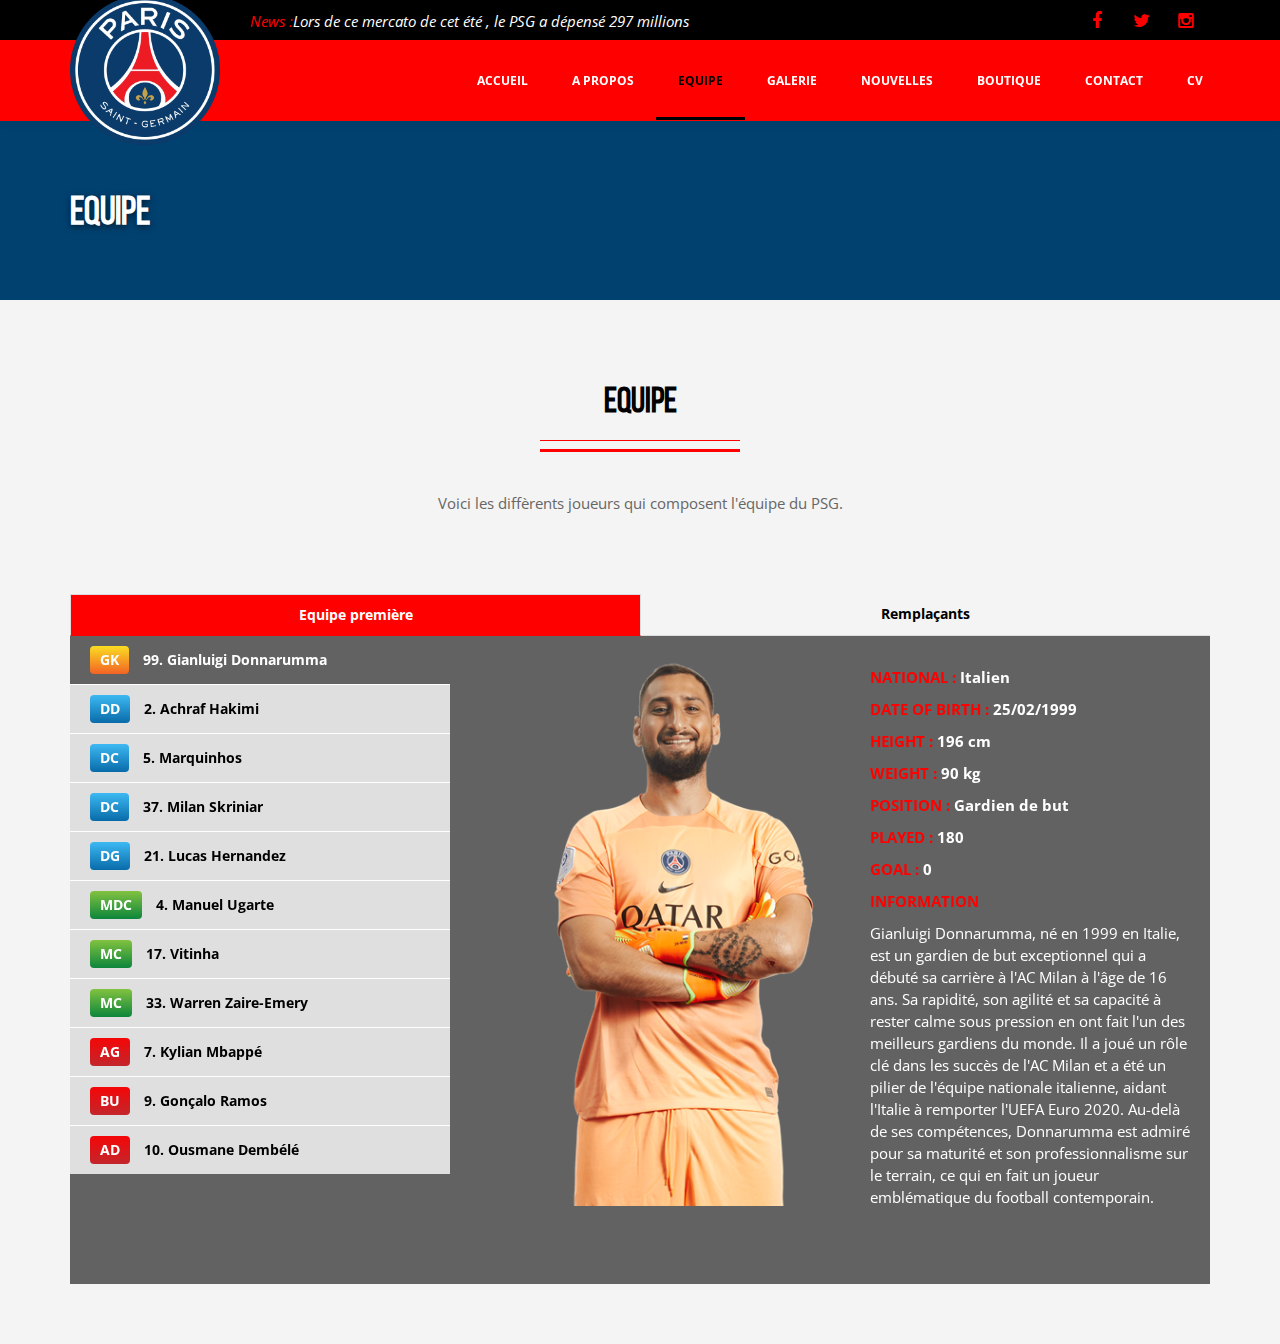
<file: MainFile/MainFile/HTML/team.html>
<!DOCTYPE html>
<html class="no-js" lang="en">
  <head>
    <!-- Basic Page Needs
    ================================================== -->
    <meta charset="utf-8">
    <!--[if IE]><meta http-equiv="x-ua-compatible" content="IE=9" /><![endif]-->
    <meta name="viewport" content="width=device-width, initial-scale=1">
    <title>L'equipe du Paris Saint-Germain</title>
    <meta name="description" content="Site de Noa Verdez qui parle de l'actualité du Paris Saint-Germain et de moi.">
    <meta name="keywords" content="club, psg, football, foot, match, classement, Noa Verdez">
    <meta name="author" content="noa.verdez@gmail.com"> 
	
	<!-- ==============================================
	Favicons
	=============================================== -->
	<link rel="shortcut icon" href="images/favicon.svg">
	<link rel="apple-touch-icon" href="images/apple-touch-icon.png">
	<link rel="apple-touch-icon" sizes="72x72" href="images/apple-touch-icon-72x72.jpg">
	<link rel="apple-touch-icon" sizes="114x114" href="images/apple-touch-icon-114x144.jpg">
	
	<!-- ==============================================
	CSS
	=============================================== -->
	<link rel="stylesheet" type="text/css" href="css/bootstrap.css" />
	<link rel="stylesheet" type="text/css" href="css/font-awesome.min.css">
	<link rel="stylesheet" type="text/css" href="css/owl.carousel.css">
	<link rel="stylesheet" type="text/css" href="css/owl.theme.css">
	<link rel="stylesheet" type="text/css" href="css/magnific-popup.css">
	
	
	<!-- ==============================================
	Google Fonts
	=============================================== -->
	<link href='https://fonts.googleapis.com/css?family=Open+Sans:400,700' rel='stylesheet' type='text/css'>
	
	<!-- ==============================================
	Custom Stylesheet
	=============================================== -->
	<link rel="stylesheet" type="text/css" href="css/style.css" />
	
	
	
    <script type="text/javascript" src="js/modernizr.min.js"></script>
	
	

</head>

<body>
	
	<!-- Load page -->
	<div class="animationload">
		<div class="loader"></div>
	</div>
	
	
	<!-- NAVBAR SECTION -->
	<div class="navbar navbar-main navbar-fixed-top">
		<div class="header-top">
			<div class="container">
				<div class="row">
					<div class="col-xs-12 col-sm-7 col-md-7 col-lg-7">
						<div class="info">
							<h3>News : </h3>
							<div class="info-item">
								<div>Lors de ce mercato de cet été , le PSG a dépensé 297 millions</div>
								<div>Lors de ce mercato , le PSG a recruté 11 joueurs</div>
								<div>Le PSG a vendu 11 joueurs lors de ce mercato</div>
							</div>
						</div>
					</div>
					<div class="col-xs-12 col-sm-5 col-md-5 col-lg-5">
						<div class="top-sosmed pull-right">
							<a href="https://www.facebook.com/PSG/" title=""><span class="fa fa-facebook"></span></a>
							<a href="https://twitter.com/PSG_inside?ref_src=twsrc%5Egoogle%7Ctwcamp%5Eserp%7Ctwgr%5Eauthor" title=""><span class="fa fa-twitter"></span></a>
							<a href="https://www.instagram.com/psg/" title=""><span class="fa fa-instagram"></span></a>
						</div>
					</div>
					
				</div>
			</div>
		</div>
		<div class="container">
			<div class="navbar-header">
				<button type="button" class="navbar-toggle" data-toggle="collapse" data-target=".navbar-collapse">
				<span class="icon-bar"></span>
				<span class="icon-bar"></span>
				<span class="icon-bar"></span>
				</button>
				<a class="navbar-brand" href="index.html"><img src="images/psg.jpg" height="150px" width="150px" alt=""/></a>
				
			</div>
			<nav class="navbar-collapse collapse">
				<ul class="nav navbar-nav navbar-right">
					<li><a href="index.html">ACCUEIL</a></li>
					<li><a href="about.html">A PROPOS</a></li>
					<li class="active"><a href="team.html">EQUIPE</a></li>
					<li><a href="gallery.html">GALERIE</a></li>
					<li><a href="news.html">NOUVELLES</a></li>
					<li><a href="shop.html">BOUTIQUE</a></li>
					<li><a href="contact.html">CONTACT</a></li>
					<li><a href="CV_FR.html">CV</a></li>
				</ul>
			</nav>
		</div>
    </div>

 
	<!-- BANNER -->
	<div class="section subbanner">
		<div class="container">
			<div class="row">
				<div class="col-sm-12 col-md-12">
					<div class="caption">EQUIPE</div>
				</div>
			</div>
		</div>
	</div>
	
	
	<!-- ABOUT SECTION -->
	<div class="section singlepage">
		<div class="container">
			
			<div class="row">
				<div class="col-sm-12 col-md-12">
					<div class="page-title">
						<h2 class="lead">EQUIPE</h2>
						<div class="border-style"></div>
						<div class="page-description">
							<p>Voici les diffèrents joueurs qui composent l'équipe du PSG.</p>
						</div>
					</div>
				</div>
			</div>
			
			<div class="row">
				
				<div class="col-sm-12 col-md-12">
					
					<div class="team-tab" data-example-id="togglable-tabs">
						<ul id="myTabs" class="nav nav-tabs nav-tabs-team" role="tablist">
							<li class="active"><a href="#primary" id="primary-tab" role="tab" data-toggle="tab" aria-controls="primary" aria-expanded="true">Equipe première</a></li>
							<li><a href="#secondary" role="tab" id="secondary-tab" data-toggle="tab" aria-controls="secondary">Remplaçants</a></li>
						</ul>
						<div id="myTabContent" class="tab-content tab-team tab-team-bg">
							<div role="tabpanel" class="tab-pane fade in active" id="primary" aria-labelledBy="primary-tab">
								<div class="teams">
									<div class="nav-team" id="primary-nav">
										<div class="position active">
											<a title=""><span class="gk">GK</span> 99. Gianluigi Donnarumma</a>
										</div>
										<div class="position">
											<a title=""><span class="cb">DD</span> 2. Achraf Hakimi</a>
										</div>
										<div class="position">
											<a title=""><span class="cb">DC</span> 5. Marquinhos</a>
										</div>
										<div class="position">
											<a title=""><span class="cb">DC</span> 37. Milan Skriniar</a>
										</div>
										<div class="position">
											<a title=""><span class="cb">DG</span> 21. Lucas Hernandez</a>
										</div>
										<div class="position">
											<a title=""><span class="rmf">MDC</span> 4. Manuel Ugarte</a>
										</div>
										<div class="position">
											<a title=""><span class="rmf">MC</span> 17. Vitinha</a>
										</div>
										<div class="position">
											<a title=""><span class="rmf">MC</span> 33. Warren Zaire-Emery</a>
										</div>
										<div class="position">
											<a title=""><span class="cf">AG</span> 7. Kylian Mbappé</a>
										</div>
										<div class="position">
											<a title=""><span class="cf">BU</span> 9. Gonçalo Ramos</a>
										</div>
										<div class="position">
											<a title=""><span class="cf">AD</span> 10. Ousmane Dembélé</a>
										</div>
										<!--  -->
									</div>
								</div>
								<div class="teams-caro">
									<div id="primary-team-caro" class="owl-carousel owl-theme">
										<div class="item">
											<div class="teams-image">
												<img src="images/donnarumma.png" height="390" width="585" alt="" class="img-responsive">
											</div>
											<div class="teams-description">
												<p><span class="title">NATIONAL : </span>Italien</p>
												<p><span class="title">DATE OF BIRTH : </span>25/02/1999</p>
												<p><span class="title">HEIGHT : </span>196 cm</p>
												<p><span class="title">WEIGHT : </span>90 kg</p>
												<p><span class="title">POSITION : </span>Gardien de but</p>
												<p><span class="title">PLAYED : </span>180</p>
												<p><span class="title">GOAL : </span>0</p>
												<p><span class="title">INFORMATION </span></p>
												<p class="font-normal">Gianluigi Donnarumma, né en 1999 en Italie, est un gardien de but exceptionnel qui a débuté sa carrière à l'AC Milan à l'âge de 16 ans. Sa rapidité, son agilité et sa capacité à rester calme sous pression en ont fait l'un des meilleurs gardiens du monde. Il a joué un rôle clé dans les succès de l'AC Milan et a été un pilier de l'équipe nationale italienne, aidant l'Italie à remporter l'UEFA Euro 2020. Au-delà de ses compétences, Donnarumma est admiré pour sa maturité et son professionnalisme sur le terrain, ce qui en fait un joueur emblématique du football contemporain.</p>
											</div>
										</div>
										<div class="item">
											<div class="teams-image">
												<img src="images/hakimi.jpg" height="390" width="585" alt="" class="img-responsive">
											</div>
											<div class="teams-description">
												<p><span class="title">NATIONAL : </span>Marocain</p>
												<p><span class="title">DATE OF BIRTH : </span>04/11/1998</p>
												<p><span class="title">HEIGHT : </span>181 cm</p>
												<p><span class="title">WEIGHT : </span>73 kg</p>
												<p><span class="title">POSITION : </span>Défenseur</p>
												<p><span class="title">PLAYED : </span>227</p>
												<p><span class="title">GOAL : </span>34</p>
												<p><span class="title">INFORMATION </span></p>
												<p class="font-normal">Achraf Hakimi, né au Maroc en 1998, est un défenseur polyvalent reconnu pour sa vitesse, sa technique et sa capacité à marquer des buts. Après des débuts au Real Madrid, il s'est distingué lors de prêts à Borussia Dortmund et à l'Inter Milan. Sa polyvalence en tant que latéral droit ou gauche, combinée à sa rapidité et à ses centres précis, en fait un atout offensif majeur. Il a joué un rôle clé dans le titre de Serie A de l'Inter Milan en 2021 et est également un international marocain. Hakimi est salué pour son impact sur le terrain, tant défensivement qu'offensivement, le plaçant parmi les joueurs les plus passionnants du football contemporain.</p>
											</div>
										</div>
										<div class="item">
											<div class="teams-image">
												<img src="images/marquinhos.jpg" height="390" width="585" alt="" class="img-responsive">
											</div>
											<div class="teams-description">
												<p><span class="title">NATIONAL : </span>Brésilien</p>
												<p><span class="title">DATE OF BIRTH : </span>14/05/1994</p>
												<p><span class="title">HEIGHT : </span>183 cm</p>
												<p><span class="title">WEIGHT : </span>75 kg</p>
												<p><span class="title">POSITION : </span>Défenseur</p>
												<p><span class="title">PLAYED : </span>462</p>
												<p><span class="title">GOAL : </span>38</p>
												<p><span class="title">INFORMATION </span></p>
												<p class="font-normal">Marquinhos, de son vrai nom Marcos Aoás Corrêa, est un footballeur brésilien né en 1994 à São Paulo. Il a débuté sa carrière professionnelle au Corinthians en 2012 avant de rejoindre le Paris Saint-Germain (PSG) en 2013. Au PSG, il est devenu un défenseur clé, remportant de nombreux titres nationaux et jouant un rôle crucial en Ligue des champions. Polyvalent, il peut jouer en défense centrale ou en milieu défensif. En plus de sa réussite en club, Marquinhos a représenté le Brésil lors de compétitions internationales comme la Coupe du Monde de la FIFA et la Copa América, montrant ses talents en tant que défenseur solide et buteur sur les coups de pied arrêtés.</p>
											</div>
										</div>
										<div class="item">
											<div class="teams-image">
												<img src="images/skriniar.jpg" height="390" width="585"  alt="" class="img-responsive">
											</div>
											<div class="teams-description">
												<p><span class="title">NATIONAL : </span>Slovaque</p>
												<p><span class="title">DATE OF BIRTH : </span>11/02/1995</p>
												<p><span class="title">HEIGHT : </span>188 cm</p>
												<p><span class="title">WEIGHT : </span>80 kg</p>
												<p><span class="title">POSITION : </span>Défenseur</p>
												<p><span class="title">PLAYED : </span>399</p>
												<p><span class="title">GOAL : </span>26</p>
												<p><span class="title">INFORMATION </span></p>
												<p class="font-normal">Milan Škriniar est un footballeur slovaque né le 11 février 1995. Il est principalement connu pour son rôle de défenseur central de classe mondiale. Škriniar a débuté sa carrière professionnelle en Slovaquie avant de rejoindre l'Inter Milan en 2017, où il est devenu l'une des pièces maîtresses de la défense. Il est reconnu pour sa robustesse, sa lecture du jeu et sa capacité à relancer proprement le ballon depuis l'arrière. En plus de ses performances en club, il a également représenté la Slovaquie dans des compétitions internationales, devenant l'un des meilleurs défenseurs de sa génération.</p>
											</div>
										</div>
										<div class="item">
											<div class="teams-image">
												<img src="images/hernandez.jpg_large" alt="" class="img-responsive">
											</div>
											<div class="teams-description">
												<p><span class="title">NATIONAL : </span>Français</p>
												<p><span class="title">DATE OF BIRTH : </span>14/02/1996</p>
												<p><span class="title">HEIGHT : </span>184 cm</p>
												<p><span class="title">WEIGHT : </span>79 kg</p>
												<p><span class="title">POSITION : </span>Défenseur</p>
												<p><span class="title">PLAYED : </span>229</p>
												<p><span class="title">GOAL : </span>4</p>
												<p><span class="title">INFORMATION </span></p>
												<p class="font-normal">Lucas Hernandez est un footballeur français né en 1996, connu pour son talent en tant que défenseur gauche. Il a débuté sa carrière à l'Atlético Madrid en Espagne, remportant la Ligue Europa en 2018, avant de rejoindre le Bayern Munich en Allemagne en 2019. Au Bayern, il a remporté la Ligue des champions de l'UEFA en 2020. En équipe nationale, Hernandez a joué un rôle clé dans la victoire de la France à la Coupe du Monde de la FIFA en 2018. Il est réputé pour sa rapidité, sa solidité défensive et sa capacité à contribuer offensivement depuis le flanc gauche.</p>
											</div>
										</div>
										<div class="item">
											<div class="teams-image">
												<img src="images/ugarte.jpg" alt="" class="img-responsive">
											</div>
											<div class="teams-description">
												<p><span class="title">NATIONAL : </span>Uruguayen</p>
												<p><span class="title">DATE OF BIRTH : </span>11/04/2001</p>
												<p><span class="title">HEIGHT : </span>182 cm</p>
												<p><span class="title">WEIGHT : </span>77 kg</p>
												<p><span class="title">POSITION : </span>Milieu</p>
												<p><span class="title">PLAYED : </span>173</p>
												<p><span class="title">GOAL : </span>4</p>
												<p><span class="title">INFORMATION </span></p>
												<p class="font-normal">Manuel Ugarte est un footballeur uruguayen né le 17 février 2001. Il évolue au poste de milieu de terrain. Ugarte a débuté sa carrière professionnelle avec le club uruguayen Fenix avant de rejoindre le club argentin Racing Club en 2021. Il est également international uruguayen, représentant son pays dans les compétitions de jeunes et avec l'équipe nationale senior. Talentueux milieu de terrain, Ugarte est apprécié pour sa vision du jeu, sa créativité et sa capacité à récupérer le ballon au milieu du terrain.</p>
											</div>
										</div>
										<div class="item">
											<div class="teams-image">
												<img src="images/vitinha.jpg" alt="" class="img-responsive">
											</div>
											<div class="teams-description">
												<p><span class="title">NATIONAL : </span>Portugais</p>
												<p><span class="title">DATE OF BIRTH : </span>13/02/2000</p>
												<p><span class="title">HEIGHT : </span>172 cm</p>
												<p><span class="title">WEIGHT : </span>64 kg</p>
												<p><span class="title">POSITION : </span>Milieu</p>
												<p><span class="title">PLAYED : </span>156</p>
												<p><span class="title">GOAL : </span>18</p>
												<p><span class="title">INFORMATION </span></p>
												<p class="font-normal">Vitinha, de son vrai nom Vítor Ferreira, est un jeune footballeur portugais né en 2000, évoluant principalement au poste de milieu de terrain. Formé au FC Porto, il a fait ses débuts en équipe première en 2018 avant d'être prêté au Wolverhampton Wanderers en Premier League anglaise pour la saison 2020-2021. Vitinha est réputé pour sa technique, sa créativité et sa capacité à marquer de longues distances. Il a également représenté le Portugal dans les catégories de jeunes et a fait ses débuts en équipe nationale senior en 2020, démontrant ainsi son potentiel prometteur sur la scène internationale.</p>
											</div>
										</div>
										<div class="item">
											<div class="teams-image">
												<img src="images/zaire-emery.jpg_large" alt="" class="img-responsive">
											</div>
											<div class="teams-description">
												<p><span class="title">NATIONAL : </span>Français</p>
												<p><span class="title">DATE OF BIRTH : </span>08/03/2006</p>
												<p><span class="title">HEIGHT : </span>178 cm</p>
												<p><span class="title">WEIGHT : </span>68 kg</p>
												<p><span class="title">POSITION : </span>Milieu</p>
												<p><span class="title">PLAYED : </span>43</p>
												<p><span class="title">GOAL : </span>3</p>
												<p><span class="title">INFORMATION </span></p>
												<p class="font-normal">Warren Zaïre-Emery, né le 8 mars 2006 à Montreuil, est un footballeur français qui évolue au poste de milieu de terrain au Paris Saint-Germain.</p>
											</div>
										</div>
										<div class="item">
											<div class="teams-image">
												<img src="images/mbappe.jpg" alt="" class="img-responsive">
											</div>
											<div class="teams-description">
												<p><span class="title">NATIONAL : </span>Français</p>
												<p><span class="title">DATE OF BIRTH : </span>20/12/1998</p>
												<p><span class="title">HEIGHT : </span>178 cm</p>
												<p><span class="title">WEIGHT : </span>78 kg</p>
												<p><span class="title">POSITION : </span>Attaquant</p>
												<p><span class="title">PLAYED : </span>344</p>
												<p><span class="title">GOAL : </span>255</p>
												<p><span class="title">INFORMATION </span></p>
												<p class="font-normal">Kylian Mbappé, né en 1998, est un footballeur français réputé pour sa vitesse, sa technique et son sens du but. Il a débuté sa carrière à l'AS Monaco avant de rejoindre le Paris Saint-Germain (PSG) en 2017, où il est devenu l'une des stars du club. Mbappé a remporté la Coupe du Monde de la FIFA avec l'équipe de France en 2018, marquant en finale contre la Croatie. Il est salué pour son humilité et son engagement caritatif, et est considéré comme l'un des meilleurs joueurs du monde, souvent comparé à des légendes du football en raison de son talent et de sa maturité exceptionnelle malgré son jeune âge.</p>
											</div>
										</div>
										<div class="item">
											<div class="teams-image">
												<img src="images/ramos.jpg" height="390" width="585" alt="" class="img-responsive">
											</div>
											<div class="teams-description">
												<p><span class="title">NATIONAL : </span>Portugais</p>
												<p><span class="title">DATE OF BIRTH : </span>20/06/2001</p>
												<p><span class="title">HEIGHT : </span>185 cm</p>
												<p><span class="title">WEIGHT : </span>79 kg</p>
												<p><span class="title">POSITION : </span>Attaquant</p>
												<p><span class="title">PLAYED : </span>154</p>
												<p><span class="title">GOAL : </span>58</p>
												<p><span class="title">INFORMATION </span></p>
												<p class="font-normal">Gonçalo Ramos est un jeune footballeur portugais, né en 2001, évoluant principalement comme attaquant ou milieu offensif. Il a débuté sa carrière professionnelle au Benfica, l'un des principaux clubs du Portugal, où il est issu du centre de formation. Ramos s'est distingué par ses performances impressionnantes, marquant des buts importants et montrant une grande polyvalence sur le terrain. Il a également représenté le Portugal dans les équipes de jeunes, confirmant ainsi son statut de talent prometteur du football portugais. Son ascension rapide fait de lui l'une des jeunes stars à surveiller dans le monde du football.</p>
											</div>
										</div>
										<div class="item">
											<div class="teams-image">
												<img src="images/dembele.jpg" height="390" width="585" alt="" class="img-responsive">
											</div>
											<div class="teams-description">
												<p><span class="title">NATIONAL : </span>PORTUGAL</p>
												<p><span class="title">DATE OF BIRTH : </span>10/02/1988</p>
												<p><span class="title">HEIGHT : </span>183 cm</p>
												<p><span class="title">WEIGHT : </span>80 kg</p>
												<p><span class="title">POSITION : </span>FORWARDER</p>
												<p><span class="title">PLAYED : </span>180</p>
												<p><span class="title">GOAL : </span>25</p>
												<p><span class="title">INFORMATION </span></p>
												<p class="font-normal">Ousmane Dembélé est un footballeur français né en 1997, évoluant en tant qu'ailier. Il a commencé sa carrière professionnelle à Rennes avant de rejoindre le Borussia Dortmund en 2016, où son talent en dribbles et sa rapidité ont fait sensation. En 2017, il a rejoint le FC Barcelone, remportant des titres tels que la Liga et la Coupe du Roi. Il est également international français, participant à des compétitions majeures telles que la Coupe du Monde de la FIFA et l'Euro. Bien que sa carrière ait été ponctuée de blessures, Dembélé demeure l'un des joueurs les plus talentueux et excitants de sa génération.</p>
											</div>
										</div>
										
									</div>
								</div>
								<div class="clearfix"></div>
							</div>
							<div role="tabpanel" class="tab-pane fade" id="secondary" aria-labelledBy="secondary-tab">
								<div class="teams">
									<div class="nav-team" id="secondary-nav">
										<div class="position active">
											<a title=""><span class="gk">GK</span> 1. Keylor Navas</a>
										</div>
										<div class="position">
											<a title=""><span class="cb">DG</span> 25. Nuno Mendes</a>
										</div>
										<div class="position">
											<a title=""><span class="cb">CB</span> 15. Danilo Pereira</a>
										</div>
										<div class="position">
											<a title=""><span class="cb">CB</span> 3. Presnel Kimpembe</a>
										</div>
										<div class="position">
											<a title=""><span class="cb">DD</span> 26. Nordi Mukiele</a>
										</div>
										<div class="position">
											<a title=""><span class="rmf">MC</span> 8. Fabian Ruiz</a>
										</div>
										<div class="position">
											<a title=""><span class="rmf">MC</span> 19. Lee Kang-in</a>
										</div>
										<div class="position">
											<a title=""><span class="rmf">MC</span> 28. Carlos Soler</a>
										</div>
										<div class="position">
											<a title=""><span class="cf">AD</span> 11. Marco Asensio</a>
										</div>
										<div class="position">
											<a title=""><span class="cf">BU</span> 23. Randal Kolo Muani</a>
										</div>
										<div class="position">
											<a title=""><span class="cf">AG</span> 29. Bradley Barcola</a>
										</div>
									</div>
								</div>
								<div class="teams-caro">
									<div id="secondary-team-caro" class="owl-carousel owl-theme">
										<div class="item">
											<div class="teams-image">
												<img src="images/navas.png" height="390" width="585" alt="" class="img-responsive">
											</div>
											<div class="teams-description">
												<p><span class="title">NATIONAL : </span>Costaricien</p>
												<p><span class="title">DATE OF BIRTH : </span>15/12/1986</p>
												<p><span class="title">HEIGHT : </span>185 cm</p>
												<p><span class="title">WEIGHT : </span>80 kg</p>
												<p><span class="title">POSITION : </span>Gardien</p>
												<p><span class="title">PLAYED : </span>483</p>
												<p><span class="title">GOAL : </span>0</p>
												<p><span class="title">INFORMATION </span></p>
												<p class="font-normal">Keylor Navas est un gardien de but costaricien né en 1986, connu pour ses réflexes rapides et son calme sous pression. Il a joué pour des clubs prestigieux tels que le Real Madrid, remportant plusieurs fois la Ligue des champions de l'UEFA, avant de rejoindre le Paris Saint-Germain en 2019. Navas est également un pilier de l'équipe nationale costaricienne, et il est largement considéré comme l'un des meilleurs gardiens de but du monde en raison de ses performances exceptionnelles en club et en sélection nationale.</p>
											</div>
										</div>
										<div class="item">
											<div class="teams-image">
												<img src="images/mendes.jpg" height="390" width="585" alt="" class="img-responsive">
											</div>
											<div class="teams-description">
												<p><span class="title">NATIONAL : </span>Portugais</p>
												<p><span class="title">DATE OF BIRTH : </span>19/06/2002</p>
												<p><span class="title">HEIGHT : </span>180 cm</p>
												<p><span class="title">WEIGHT : </span>70 kg</p>
												<p><span class="title">POSITION : </span>Défenseur</p>
												<p><span class="title">PLAYED : </span>116</p>
												<p><span class="title">GOAL : </span>3</p>
												<p><span class="title">INFORMATION </span></p>
												<p class="font-normal">Nuno Mendes est un talentueux défenseur latéral gauche portugais né en 2002. Il s'est fait remarquer au Sporting Portugal grâce à sa vitesse, ses compétences défensives et sa capacité à soutenir l'attaque depuis le flanc gauche. Mendes a été intégré à l'équipe première du Sporting, montrant ainsi son potentiel. Il a également représenté l'équipe nationale portugaise dans les catégories de jeunes, confirmant sa promesse en tant que joueur international.</p>
											</div>
										</div>
										<div class="item">
											<div class="teams-image">
												<img src="images/pereira.png" height="390" width="585" alt="" class="img-responsive">
											</div>
											<div class="teams-description">
												<p><span class="title">NATIONAL : </span>Portugais</p>
												<p><span class="title">DATE OF BIRTH : </span>09/09/1991</p>
												<p><span class="title">HEIGHT : </span>188 cm</p>
												<p><span class="title">WEIGHT : </span>83 kg</p>
												<p><span class="title">POSITION : </span>Défenseur</p>
												<p><span class="title">PLAYED : </span>450</p>
												<p><span class="title">GOAL : </span>35</p>
												<p><span class="title">INFORMATION </span></p>
												<p class="font-normal">Danilo Pereira est un milieu de terrain portugais né en 1991, réputé pour sa puissance physique et ses compétences dans les duels. Il a débuté sa carrière au Portugal avant de rejoindre le FC Porto en 2015, où il est devenu un joueur clé. Il a remporté l'UEFA Euro 2016 et la Ligue des Nations de l'UEFA en 2019 avec l'équipe nationale portugaise. En 2020, Pereira a été prêté au Paris Saint-Germain, apportant son expérience et sa polyvalence en jouant aussi en défense centrale.</p>
											</div>
										</div>
										<div class="item">
											<div class="teams-image">
												<img src="images/kimpembe.png" height="390" width="585" alt="" class="img-responsive">
											</div>
											<div class="teams-description">
												<p><span class="title">NATIONAL : </span>Français</p>
												<p><span class="title">DATE OF BIRTH : </span>13/08/1995</p>
												<p><span class="title">HEIGHT : </span>183 cm</p>
												<p><span class="title">WEIGHT : </span>77 kg</p>
												<p><span class="title">POSITION : </span>Défenseur</p>
												<p><span class="title">PLAYED : </span>236</p>
												<p><span class="title">GOAL : </span>3</p>
												<p><span class="title">INFORMATION </span></p>
												<p class="font-normal">Presnel Kimpembe est un défenseur central français né en 1995, connu pour sa robustesse physique et son habileté à relancer le jeu. Il a évolué au Paris Saint-Germain (PSG), remportant plusieurs titres de champion de France et la Ligue des champions de l'UEFA en 2020. Kimpembe a également contribué à la victoire de l'équipe nationale française à la Coupe du Monde de la FIFA en 2018. Il est réputé pour sa concentration et son calme sous pression, ce qui en fait l'un des meilleurs défenseurs de sa génération.</p>
											</div>
										</div>
										<div class="item">
											<div class="teams-image">
												<img src="images/mukiele.jpg" height="390" width="585" alt="" class="img-responsive">
											</div>
											<div class="teams-description">
												<p><span class="title">NATIONAL : </span>Français</p>
												<p><span class="title">DATE OF BIRTH : </span>01/11/1997</p>
												<p><span class="title">HEIGHT : </span>187 cm</p>
												<p><span class="title">WEIGHT : </span>84 kg</p>
												<p><span class="title">POSITION : </span>Défenseur</p>
												<p><span class="title">PLAYED : </span>270</p>
												<p><span class="title">GOAL : </span>12</p>
												<p><span class="title">INFORMATION </span></p>
												<p class="font-normal">Nordi Mukiele est un défenseur polyvalent français, né en 1997, reconnu pour sa vitesse et son agilité. Il a débuté sa carrière au Montpellier Hérault Sport Club avant de rejoindre le RB Leipzig en Bundesliga en 2018. Au Leipzig, il est devenu un joueur clé, contribuant aux succès de l'équipe en Bundesliga et en Ligue des champions de l'UEFA. Mukiele est loué pour sa capacité à défendre efficacement tout en participant activement aux attaques. Il a également été appelé en équipe nationale française, démontrant ainsi son talent sur la scène internationale.</p>
											</div>
										</div>
										<div class="item">
											<div class="teams-image">
												<img src="images/fabian.jpg" height="390" width="585" alt="" class="img-responsive">
											</div>
											<div class="teams-description">
												<p><span class="title">NATIONAL : </span>Espagnol</p>
												<p><span class="title">DATE OF BIRTH : </span>03/04/1996</p>
												<p><span class="title">HEIGHT : </span>189 cm</p>
												<p><span class="title">WEIGHT : </span>70 kg</p>
												<p><span class="title">POSITION : </span>Milieu</p>
												<p><span class="title">PLAYED : </span>313</p>
												<p><span class="title">GOAL : </span>33</p>
												<p><span class="title">INFORMATION </span></p>
												<p class="font-normal">Fabian Ruiz est un milieu de terrain espagnol né en 1996, connu pour sa créativité et sa précision dans la distribution du ballon. Après avoir débuté sa carrière au Real Betis, il a rejoint le Napoli en Serie A italienne en 2018, où il est devenu un joueur clé. Il a contribué au succès de l'équipe en Serie A et en Ligue Europa. En plus de son succès en club, il représente l'Espagne au niveau international, participant à des compétitions telles que l'UEFA Nations League et l'Euro. Fabian Ruiz est apprécié pour sa technique exceptionnelle et son influence au milieu du terrain, faisant de lui l'un des talents les plus prometteurs du football espagnol.</p>
											</div>
										</div>
										<div class="item">
											<div class="teams-image">
												<img src="images/kang.jpg_large" height="390" width="585" alt="" class="img-responsive">
											</div>
											<div class="teams-description">
												<p><span class="title">NATIONAL : </span>Sud-Coréen</p>
												<p><span class="title">DATE OF BIRTH : </span>19/02/2001</p>
												<p><span class="title">HEIGHT : </span>173 cm</p>
												<p><span class="title">WEIGHT : </span>66 kg</p>
												<p><span class="title">POSITION : </span>Milieu</p>
												<p><span class="title">PLAYED : </span>141</p>
												<p><span class="title">GOAL : </span>11</p>
												<p><span class="title">INFORMATION </span></p>
												<p class="font-normal">Kang-In Lee est un jeune footballeur sud-coréen né le 19 février 2001. Il évolue au poste de milieu de terrain offensif ou d'ailier. Kang-In Lee a commencé sa carrière professionnelle au Valence CF en Espagne, où il est devenu le premier Sud-Coréen à jouer pour le club en Liga. Il est réputé pour sa technique, sa créativité et sa rapidité sur le terrain. Lee a également représenté l'équipe nationale sud-coréenne, montrant son potentiel en tant que joueur international. Il est considéré comme l'un des jeunes talents prometteurs du football sud-coréen.</p>
											</div>
										</div>
										<div class="item">
											<div class="teams-image">
												<img src="images/soler.jpg" height="390" width="585" alt="" class="img-responsive">
											</div>
											<div class="teams-description">
												<p><span class="title">NATIONAL : </span>Espagnol</p>
												<p><span class="title">DATE OF BIRTH : </span>02/01/1997</p>
												<p><span class="title">HEIGHT : </span>180 cm</p>
												<p><span class="title">WEIGHT : </span>76 kg</p>
												<p><span class="title">POSITION : </span>Milieu</p>
												<p><span class="title">PLAYED : </span>307</p>
												<p><span class="title">GOAL : </span>46</p>
												<p><span class="title">INFORMATION </span></p>
												<p class="font-normal">Carlos Soler est un milieu de terrain espagnol né le 2 janvier 1997. Il a fait ses débuts professionnels avec le Valence CF, un club de Liga espagnole, et est rapidement devenu un élément clé de l'équipe. Soler est connu pour sa polyvalence, sa vision du jeu et sa capacité à marquer des buts depuis le milieu de terrain. Il est un excellent tireur de coups de pied arrêtés et a contribué de manière significative aux succès de Valence avec ses passes décisives et ses buts. Soler est également un international espagnol, ayant représenté son pays dans différentes catégories de jeunes, démontrant ainsi son potentiel en tant que joueur prometteur sur la scène internationale.</p>
											</div>
										</div>
										<div class="item">
											<div class="teams-image">
												<img src="images/asensio.jpg" height="390" width="585" alt="" class="img-responsive">
											</div>
											<div class="teams-description">
												<p><span class="title">NATIONAL : </span>Espagnol</p>
												<p><span class="title">DATE OF BIRTH : </span>21/01/1996</p>
												<p><span class="title">HEIGHT : </span>182 cm</p>
												<p><span class="title">WEIGHT : </span>76 kg</p>
												<p><span class="title">POSITION : </span>Attaquant</p>
												<p><span class="title">PLAYED : </span>382</p>
												<p><span class="title">GOAL : </span>74</p>
												<p><span class="title">INFORMATION </span></p>
												<p class="font-normal">Marco Asensio est un footballeur espagnol né en 1996, évoluant principalement comme ailier ou milieu offensif. Il a débuté sa carrière au Real Madrid et est rapidement devenu un talent prometteur en raison de sa vitesse et de sa technique exceptionnelles. Asensio a remporté plusieurs titres avec le Real Madrid, dont la Ligue des champions de l'UEFA. Il a également représenté l'équipe nationale espagnole, contribuant à leur succès lors de l'UEFA Euro U-19 en 2015. Malgré des blessures, il est considéré comme l'un des joueurs les plus excitants du football espagnol.</p>
											</div>
										</div>
										<div class="item">
											<div class="teams-image">
												<img src="images/kolo-muani.png" height="390" width="585" alt="" class="img-responsive">
											</div>
											<div class="teams-description">
												<p><span class="title">NATIONAL : </span>Français</p>
												<p><span class="title">DATE OF BIRTH : </span>05/12/1998</p>
												<p><span class="title">HEIGHT : </span>187 cm</p>
												<p><span class="title">WEIGHT : </span>73 kg</p>
												<p><span class="title">POSITION : </span>Attaquant</p>
												<p><span class="title">PLAYED : </span>161</p>
												<p><span class="title">GOAL : </span>55</p>
												<p><span class="title">INFORMATION </span></p>
												<p class="font-normal">Randal Kolo Muani est un talentueux footballeur français né en 2000, jouant principalement en tant qu'attaquant ou ailier. Formé au FC Nantes, il a fait ses débuts professionnels en Ligue 1. Connu pour sa vitesse, sa puissance physique et sa capacité à marquer des buts, Kolo Muani est considéré comme l'un des jeunes talents prometteurs du football français. Sa polyvalence et son potentiel font de lui un joueur à surveiller pour l'avenir du football en France.</p>
											</div>
										</div>
										<div class="item">
											<div class="teams-image">
												<img src="images/barcola.jpg" height="390" width="585" alt="" class="img-responsive">
											</div>
											<div class="teams-description">
												<p><span class="title">NATIONAL : </span>Français</p>
												<p><span class="title">DATE OF BIRTH : </span>02/09/2002</p>
												<p><span class="title">HEIGHT : </span>182 cm</p>
												<p><span class="title">WEIGHT : </span>73 kg</p>
												<p><span class="title">POSITION : </span>Attaquant</p>
												<p><span class="title">PLAYED : </span>55</p>
												<p><span class="title">GOAL : </span>7</p>
												<p><span class="title">INFORMATION </span></p>
												<p class="font-normal">Bradley Barcola, né le 2 septembre 2002 à Lyon, est un footballeur français, qui joue au poste d'ailier gauche au Paris Saint-Germain.</p>
											</div>
										</div>
										
									</div>
								</div>
								<div class="clearfix"></div>
							</div>
							
						</div>
					</div><!-- /example -->
					
				</div>
				
				
			</div>
		</div>
	</div>
	
	
	
	<script type="text/javascript" src="js/jquery.min.js"></script>
	<script type='text/javascript' src='https://maps.google.com/maps/api/js?sensor=false&#038;ver=4.1.5'></script>
	<script type='text/javascript' src='js/jqBootstrapValidation.js'></script>
	<script type="text/javascript" src="js/bootstrap.min.js"></script>
	<script type="text/javascript" src="js/owl.carousel.min.js"></script>
	<script type="text/javascript" src="js/bootstrap-hover-dropdown.min.js"></script>
	<script type="text/javascript" src="js/jquery.magnific-popup.min.js"></script>
	
	<script type="text/javascript" src="js/script.js"></script>
	
	
	
</body>
</html>
</file>
<file: MainFile/MainFile/HTML/css/style.css>
/*
Template Name: Prosoccer - Laundry Business Html Template
Template URI: rudhisasmito.com/demo/prosoccer
Author: Rudhi Sasmito
Author URI: https://www.behance.net/rudhisasmito
Version: 1.0
-----------------------------------------------------------------

CSS Style Structure
1. General
2. Navbar
3. Banner
4. Match Facts
5. About
6. Our Player / Team
7. Gallery
8. Blog / News
9. Client
10. FAQ
11. Shop
12. Contact
13. Footer


*/


@font-face {
    font-family: 'bebas_neue';
    src: url('../fonts/bebasneue_regular-webfont.eot');
    src: url('../fonts/bebasneue_regular-webfont.eot?#iefix') format('embedded-opentype'),
         url('../fonts/bebasneue_regular-webfont.woff2') format('woff2'),
         url('../fonts/bebasneue_regular-webfont.woff') format('woff'),
         url('../fonts/bebasneue_regular-webfont.ttf') format('truetype'),
         url('../fonts/bebasneue_regular-webfont.svg#bebas_neue_regularregular') format('svg');
    font-weight: normal;
    font-style: normal;

}


/* ==========================
RESET
============================= */
/**
 * Eric Meyer's Reset CSS v2.0 (http://meyerweb.com/eric/tools/css/reset/)
 * http://cssreset.com
 */
html, body, div, span, applet, object, iframe,
h1, h2, h3, h4, h5, h6, p, blockquote, pre,
a, abbr, acronym, address, big, cite, code,
del, dfn, em, img, ins, kbd, q, s, samp,
small, strike, strong, sub, sup, tt, var,
b, u, i, center,
dl, dt, dd, ol, ul, li,
fieldset, form, label, legend,
table, caption, tbody, tfoot, thead, tr, th, td,
article, aside, canvas, details, embed, 
figure, figcaption, footer, header, hgroup, 
menu, nav, output, ruby, section, summary,
time, mark, audio, video {
	margin: 0;
	padding: 0;
	border: 0;
	font-size: 100%;
	font: inherit;
	vertical-align: baseline;
}
/* HTML5 display-role reset for older browsers */
article, aside, details, figcaption, figure, 
footer, header, hgroup, menu, nav, section {
	display: block;
}
body {
	line-height: 1;
}
ol, ul {
	list-style: none;
}
blockquote, q {
	quotes: none;
}
blockquote:before, blockquote:after,
q:before, q:after {
	content: '';
	content: none;
}
table {
	border-collapse: collapse;
	border-spacing: 0;
}



body{
	margin:0;
	padding:0;
	font-family: 'Open Sans', sans-serif;
	font-weight: 400;
	color: #666;
	font-size:15px;
	line-height:22px;
	background-color: #f4f4f4;
}




/* ==========================
1. General
============================= */
.animationload {
    position: fixed;
    top: 0;
    left: 0;
    right: 0;
    bottom: 0;
    z-index: 999999;
    background-color: #fff;
}
.loader {
    position: absolute;
    top: 50%;
    left: 50%;
    margin: -100px 0 0 -100px;
    width: 200px;
    height: 200px;
    background-image: url("../images/apple-touch-icon.png");
    background-position: center;
    background-repeat: no-repeat;
}
a {
    color: #666;
    text-decoration: none;
}
a:hover {
    color: #f00;
    text-decoration: none;
}
h3, h4, h5 {
	font-family: 'Open Sans', sans-serif;
	font-weight: 700;
	margin-top: 10px;
	margin-bottom: 10px;
}
.btn-default {
    color: #333;
    background-color: #f00;
    border-color: #f00;
	border-radius: 4px;
	color:#fff;
	padding: 6px 35px;
	font-weight:bold;
}
.btn-default:hover {
    background-color: #000;
    border-color: #000;
	color:#fff;
}
.bg-grey{
	background-color: #E9E9E9;
}
.pbot-main{
	padding-bottom:80px;
	padding-top: 60px;
}
.pbot-main:after{
	content:'';
	display:block;
	clear:both;
}
.p-main{
	padding:80px 0;
}
.pos-relative{
	position:relative;
}
.page-title{
	text-align:center;
	margin-bottom: 80px;
    margin-top: 80px;
}
.page-title .lead{
	font-size: 36px;
    color: #000;
    line-height: 40px;
    font-family: 'bebas_neue', sans-serif;
    font-weight: 700;
	position: relative;
}
.page-title .border-style{
	border-top: 1px solid #f00;
	width: 200px;
	margin: 0 auto;
	padding-top: 8px;
}
.page-title .border-style:before{
	content: '';
	border-top: 3px solid #f00;
	width: 200px;
    display: block;
    margin: 0 auto;
}
.page-title .sublead{
	font-size: 14px;
    color: #666666;
    line-height: 20px;
}
.page-title .page-description{
	width: 70%;
	margin: 0 auto;
	margin-top: 40px;
}
.bg-grey{
	background-color:#F8F8F8;
}
.ptop-single{
	padding:80px 0;
}
p {
    margin: 0 0 10px;
}
.color-red{
	color: #f00;
}
.color-black{
	color: #000;
}
.font-normal{
	font-weight: normal;
}
.section.singlepage{
	padding-bottom: 60px;
}
.bg-section{
	background:url('http://placehold.it/1920x700') no-repeat center center; 
	-webkit-background-size: cover; 
	-moz-background-size: cover; 
	-o-background-size: cover; 
	background-size: cover;
}

/* Box */
.box-wrap {
	width: 85%;
	margin: 0 auto;
	-webkit-box-shadow: 0 0 4px #666;
	box-shadow: 0 0 4px #666;
}
.box-bg {
	background-color:#000;
}
.form-control{
	border-radius: 0px;
}
.section{
	
}
.section:after{
	content: '';
	width: 100%;
	display: block;
	clear: both;
}
strong, b{
	font-weight: 700;
}

/* ==========================
2. Navbar
============================= */
.navbar-main{
	background-color: #f00;
	border-color: transparent;
	-webkit-box-shadow: 0 5px 5px rgba(0, 0, 0, .05);
          box-shadow: 0 5px 5px rgba(0, 0, 0, .05);
}
.header-top{
	background-color: #000;
	color:#fff;
	height:40px;
}
.navbar-main.stiky .header-top{
	display: none;
}
.navbar-brand {
	margin-top: -60px;
}
.navbar-main.stiky  .navbar-brand {
	margin-top: -15px;
}
.navbar-main .navbar-brand > img {
	width: 100%;
    -webkit-transition: 0.2s all linear;
	        transition: 0.2s all linear;
}
.navbar-main.stiky .navbar-brand > img {
    width: 60%;
}
.navbar-main .nav > li > a {
    position: relative;
    display: block;
    padding: 10px 22px;
}
.navbar-main .navbar-nav > li > a {
	padding-top:30px;
	min-height: 80px;
	font-size:12px;
	line-height:22px;
	color:#fff;
	background-color:transparent;
	font-weight:700;
	text-transform:uppercase;
	-webkit-transition: 0.2s all linear;
		transition: 0.2s all linear;
}
.navbar-main.stiky .navbar-nav > li > a {
    padding-top: 20px;
    min-height: 60px;
}
.navbar-main .navbar-nav > li > a:hover,
.navbar-main .navbar-nav > li > a:focus,
.navbar-main .navbar-nav > li > a:active{
	color:#000;
	background-color:transparent;
	border-bottom:3px solid #000;
}
.navbar-main .navbar-nav > li.active a{
	color:#000;
	background-color:transparent;
	border-bottom:3px solid #000;
}
.navbar-toggle .icon-bar {
    background-color: #fff;
}
.dropdown-menu {
	border:0;
    border-bottom: 4px solid #f00;
	border-radius:0;
}
.dropdown-menu > li > a {
    padding: 10px 20px;
}
.info{
	margin-top:10px;
	font-style: italic;
	margin-left: 180px;
}
.info h3{
	display:inline-block;
	color:#f00;
	float: left;
	font-weight: 400;
    margin-top: 0px;
    margin-bottom: 0px;
}
.info a{
	color:#fff;
}
.info a:hover{
	color:#FBA301;
}
.info .info-item{
	display: block;
	margin-top: 0;
	margin-right: 0;
    height: 24px;
    overflow: hidden;
}
.info .info-item div{
	display: block;
	height: 24px;
	-webkit-transition: margin-top 0.5s ease-in-out;
	-moz-transition: margin-top 0.5s ease-in-out;
	-o-transition: margin-top 0.5s ease-in-out;
	transition: margin-top 0.5s ease-in-out;
}
.top-sosmed{
	margin-top:5px;
}
.top-sosmed span{
	width:30px;
	height:30px;
	text-align:center;
	color:#f00;
	display: inline-table;
	padding-top: 7px;
    border-radius: 50%;
	margin-right:10px;
}
.top-sosmed span:hover{
	color:#fff;
}
.top-sosmed span.fa{
	font-size:18px;
}


/* ==========================
3. Banner
============================= */
.banner{
	position:relative;
}
.banner .item img{
	margin: 0 auto;
	filter: alpha(opacity=0);
	opacity: 0;
}
.banner .item{
	-webkit-background-size: cover; 
	-moz-background-size: cover; 
	-o-background-size: cover; 
	background-size: cover;
}
.banner .title-box h2{
	text-align: left;
    font-size: 30px;
    color: #fff;
    line-height: 42px;
}
.banner .caption {
	color:#fff;
	position:absolute;
	top:100px;
	left:20px;
	max-width:560px;
}
.banner .caption a.btn-default,
.wrap-caption a.btn-default{
	text-align: center;
    font-size: 14px;
    color: #29ABE2;
    line-height: 20px;
    font-weight: 700;
	background-color:#fff;
	padding:10px 20px;
	border:0;
}
.banner .caption a.btn-default:hover,
.wrap-caption a.btn-default:hover{
	background-color:#FBA301;
	color:#fff;
}
/* carousel */
.carousel-caption {
    right: 0;
    left: 0;
	padding-bottom: 200px;
	text-align:left;
}
.item .carousel-caption .caption-heading {
    text-align: left;
    font-size: 30px;
    color: #fff;
    line-height: 42px;
    font-weight: 700;
	background-color: #f00;
	border-left:4px solid #000;
	padding: 20px 20px;
	margin-bottom: -20px;
	text-shadow: none;
	-webkit-transition: all .3s linear;
	-moz-transition: all .3s linear;
	-ms-transition: all .3s linear;
	-o-transition: all .3s linear;
	transition: all .3s linear;
	filter: alpha(opacity=0);
	opacity: 0;
}
.item.active .carousel-caption .caption-heading {
	margin-bottom: 8px;
	filter: alpha(opacity=100);
	opacity: 1;
}
.item .caption-desc{
	margin-bottom:-10px;
	background-color: #000;
	border-left:4px solid #f00;
	padding: 20px 20px;
	-webkit-transition: all .5s linear;
	-moz-transition: all .5s linear;
	-ms-transition: all .5s linear;
	-o-transition: all .5s linear;
	transition: all .5s linear;
	filter: alpha(opacity=0);
	opacity: 0;
}
.item.active .caption-desc{
	margin-bottom:10px;
	filter: alpha(opacity=100);
	opacity: 1;
}
.wrap-caption{
	max-width:560px;
}
.carousel-control{
	width: 5%;
}
.carousel-control .fa-chevron-left,
.carousel-control .fa-chevron-right {
    width: 30px;
    height: 30px;
    margin-top: -15px;
    font-size: 20px;
	position: absolute;
    top: 50%;
    z-index: 5;
    display: inline-block;
}
.carousel-control .fa-chevron-right {
	right: 50%;
}

.subbanner{
	background-color: #004170;
	-webkit-background-size: cover; 
	-moz-background-size: cover; 
	-o-background-size: cover; 
	background-size: cover;
	height: 300px;
}
.subbanner .caption{
	margin-top: 200px;
	color: #fff;
	font-size: 40px;
	font-family: 'bebas_neue', sans-serif;
    font-weight: 700;
	text-shadow: 0 2px 6px rgba(0, 0, 0, .6);
}
.subbanner .caption a{
	color: #fff;
	text-decoration: none;
}
.subbanner .caption h3{
	font-size: 30px;
    color: #fff;
    line-height: 42px;
    font-weight: 900;
	text-transform:uppercase;
	margin-bottom: 0;
}
.subbanner .breadcrumb {
    padding: 8px 0px;
    margin-bottom: 20px;
    list-style: none;
    background-color: transparent;
}
.subbanner .breadcrumb > .active {
    color: #fff;
}
.subbanner .breadcrumb > li + li:before {
	padding: 0 5px;
	color: #fff;
	content: "/\00a0";
}


/* ==========================
4. Match Facts
============================= */
.stat-facts{
	background-color: #004170; 
	-webkit-background-size: cover; 
	-moz-background-size: cover; 
	-o-background-size: cover; 
	background-size: cover;
}
.bg-overlay{
	background-color:rgba(0, 0, 0, 0.2);
	display:block;
	padding:80px 0;
}
.match-club{
	text-align:center;
	margin-bottom:40px;
}
.club-name{
	font-size: 20px;
	font-family: 'bebas_neue', sans-serif;
    font-weight: 700;
	color: #f00;
}
.match-description{
	text-align:center;
}
.liga-name{
	font-size: 40px;
	font-family: 'bebas_neue', sans-serif;
    font-weight: 700;
	color: #f00;
	margin-bottom: 10px;
    margin-top: -30px;
	line-height: 30px;
}
.liga-date{
	font-size: 20px;
	font-family: 'bebas_neue', sans-serif;
    font-weight: 700;
	color: #f00;
	margin-bottom: 40px;
}
.liga-vs{
	font-size: 28px;
	font-family: 'bebas_neue', sans-serif;
    font-weight: 700;
	color: #f00;
	margin-bottom: 60px;
}
.liga-location{
	font-size: 14px;
	color: #fff;
}

/* ==========================
5. About
============================= */
.section.about{
	padding-bottom:60px;
	background-color: #f4f4f4;
}
.about .page-title .lead {
    color: #000;
}
.welcome{
	padding-right: 30px;
}
#about-caro .owl-controls {
    margin-top: -35px;
    text-align: right;
	margin-right: 20px;
}
#about-caro .owl-controls .owl-page span{
	background: #f00;
	margin: 5px 4px; 
}

.title-block{
	text-align: left;
    font-size: 30px;
    color: #fff;
    line-height: 42px;
    font-weight: 700;
	background-color: #f00;
	border-left:4px solid #000;
	padding: 15px 20px;
	margin-bottom: 20px;
}
.shop-item{
	position: relative;
	border: 1px solid #dadada
}
.shop-item .description{
	position: absolute;
    bottom: 30px;
    left: 20px;
    right: 20px;
}
.shop-item .collection-name{	
	color: #000;
	padding: 10px 20px;
	font-size: 16px;
	line-height: 26px;
	background-color: rgba(255, 255, 255, .8);
}
.shop-item .collection-name strong{
	font-weight: bold;
}
.shop-item .collection-name .category{
	font-style: italic;
	font-size: 15px
}
.shop-item .collection-name{
	margin-bottom: 10px;
}
.collection-callout a{
	padding: 15px 20px;
	margin-right: 5px;
	color: #fff;
	font-size: 18px;
	display: inline-block;
	border-radius: 2px;
	-moz-border-radius: 2px;
	-webkit-border-radius: 2px;
	background: #219FDA;
	background: -moz-linear-gradient(top, #f00 0%, #C92127 100%);
	background: -webkit-gradient(left top, left bottom, color-stop(0%, #f00), color-stop(100%, #C92127));
	background: -webkit-linear-gradient(top, #f00 0%, #C92127 100%);
	background: -o-linear-gradient(top, #f00 0%, #C92127 100%);
	background: -ms-linear-gradient(top, #f00 0%, #C92127 100%);
	background: linear-gradient(to bottom, #f00 0%, #C92127 100%);
	filter: progid:DXImageTransform.Microsoft.gradient( startColorstr='#f00', endColorstr='#C92127', GradientType=0 );
}
.collection-callout a:hover{
	background: #000;
	color: #fff;
}
.collection-callout .fa{
	margin-right: 20px;
}
.nav-tabs > li {
    float: left;
    margin-bottom: -1px;
    width: 33.3333%;
}
.nav-tabs > li > a {
    margin-right: -1px;
    line-height: 1.42857143;
    border: 1px solid #ddd;
    border-radius: 0px 0px 0 0;
    text-align: center;
	color: #000;
	font-weight: 700;
    font-size: 14px;
}
.nav-tabs > li.active > a, .nav-tabs > li.active > a:hover, .nav-tabs > li.active > a:focus {
    color: #fff;
    cursor: default;
    background-color: #f00;
    border: 1px solid #ddd;
    border-bottom-color: transparent;
}
.tab-content{
	padding: 20px 20px;
}
.tab-content-bg{
	background: url('http://placehold.it/1920x700') top center;
	-webkit-background-size: cover; 
	-moz-background-size: cover; 
	-o-background-size: cover; 
	background-size: cover;
}
thead tr{
    background-color: #000;
	color: #fff;
}
.table > thead > tr > td {
    padding: 14px 25px;
    border-top: 0;
}
.match-date{
	font-style: italic;
}
.match-title{
	font-weight: bold;
}
.table-striped > tbody > tr:nth-of-type(odd) {
    background-color: #F4F4F4;
}
.table-striped > tbody > tr:nth-of-type(even) {
    background-color: #E7E7E7;
}
.table > tbody > tr > td{
	padding: 14px 25px;
	border-top: 0;
}
td.tw40{
	width: 40%;
}
td.tw50{
	width: 50%;
}
td.tw10{
	width: 10%;
}
.section.coach {
    padding-bottom: 60px;
}
.bg-coach {
    background:url('http://placehold.it/1920x700') no-repeat center center; 
	-webkit-background-size: cover; 
	-moz-background-size: cover; 
	-o-background-size: cover; 
	background-size: cover;
}
.section.coach .page-title .lead {
    color: #f00;
}
.coach-item{
	margin: 10px 0;
}
.coach-item .gambar{
	position: relative;
    z-index: 1;
	overflow: hidden;
	background-color: #000;
}
.coach-item .gambar img{
	-webkit-transform: scale(1,1);
	-ms-transform: scale(1,1);
	        transform: scale(1,1);
	
	-webkit-transition: 0.4s all linear;
	        transition: 0.4s all linear;
}
.coach-item:hover .gambar img{
	filter: alpha(opacity=80);
	opacity: .8;
	
	-webkit-transform: scale(1.05,1.05);
	-ms-transform: scale(1.05,1.05);
	        transform: scale(1.05,1.05);
	-webkit-transition-timing-function: ease-out;
	        transition-timing-function: ease-out;
	-webkit-transition-duration: 250ms;
	        transition-duration: 250ms;
}
.coach-item .item-body{
	background-color: #000;
    border-top: 3px solid #f00;
    position: relative;
    display: block;
    padding: 20px;	
}
.coach-item:hover .item-body{
	background-color: #202020;
}
.coach-item .item-body:after{
	content: '';
	clear: both;
	width: 100%;
	display: table;
}
.coach-item .item-body .name {
    font-size: 18px;
    color: #f00;
    line-height: 24px;
    margin-bottom: 10px;
}
.coach-item .item-body .position {
    font-size: 14px;
    color: #999;
    line-height: 22px;
    font-style: italic;
    display: inline-block;
}
.coach-item .item-body .c-sosmed {
    font-size: 14px;
    color: #999;
    line-height: 22px;
    font-style: italic;
    display: inline-block;
}
.item-body .c-sosmed{
	float: right;
}
.item-body .c-sosmed .item{
	width:30px;
	height:30px;
	text-align:center;
	border: 1px solid #fff;
	color:#fff;
	display: inline-table;
	padding-top: 5px;
    border-radius: 50%;
}
.item-body .c-sosmed .item:hover{
	background-color:#fff;
	color:#252525;
}
.item-body .c-sosmed .item .fa{
	font-size:16px;
}
.nav-history{
	text-align: center;
	position: relative;
}
.nav-history:after{
	content: '';
	position: absolute;
	width: 100%;
	height: 6px;
	background-color: #f00;
	left: 0;
	top: 32px;
}
.nav-history .owl-controls .owl-page{
    cursor: pointer;
    display: inline-table;
}
.nav-history a{
	width: 70px;
	height: 70px;
	display: inline-block;
	background-color: #000;
	color: #fff;
	padding-top: 25px;
	font-weight: bold;
	margin: 0 50px;
	position: relative;
	z-index: 2;
	cursor: pointer;
	border-radius:50%;
	-moz-border-radius: 50%;
	-webkit-border-radius: 50%;
}
.nav-history a:hover{
	background-color: #f00;
}
.nav-history .active a{
	background-color: #f00;
}
.history-caro{
	padding: 30px 30px;
	border: 1px solid #e0e0e0;
	margin: 40px 0 80px 0;
}
.history-caro:hover{
	background-color: #fff;
}
.history-caro:after{
	content: '';
	clear: both;
	width: 100%;
	display: table;
}
.history-item{
	width: 100%;
	position: relative;
}
.history-item .gambar{
	width: 30%;
	float: left;
}
.history-item .item-body{
	width: 70%;
	float: left;
	padding: 20px 0 20px 60px;
}
.history-item .item-body .title{
	font-size: 20px;
	color: #f00;
	margin-bottom: 20px;
	font-weight: 700;
}

/* Video */
.section.video{
	padding-bottom:60px;
}
.section.video .page-title .lead{
	color: #f00;
}

/* ==========================
6. Our Player / Team
============================= */
.player{
	padding-bottom:40px;	
}
#player-caro .item{
	margin: 15px;
}
.player-item{
	margin-bottom:40px;
}
.player-item .gambar{
	position:relative;
	z-index: 1;
	background-color: #000;
	overflow: hidden;
}
.player-item .gambar img{
	-webkit-transform: scale(1,1);
	-ms-transform: scale(1,1);
	        transform: scale(1,1);
	
	-webkit-transition: 0.4s all linear;
	        transition: 0.4s all linear;
}
.player-item:hover .gambar img{
	filter: alpha(opacity=80);
	opacity: .8;
	
	-webkit-transform: scale(1.05,1.05);
	-ms-transform: scale(1.05,1.05);
	        transform: scale(1.05,1.05);
	-webkit-transition-timing-function: ease-out;
	        transition-timing-function: ease-out;
	-webkit-transition-duration: 250ms;
	        transition-duration: 250ms;
}
.player-item .item-body{
	background-color:#000;
	border-top: 3px solid #f00;
	position:relative;
	display:block;
	padding: 20px;
}
.player-item:hover .item-body{
	background-color: #202020;
}
.player-item .item-body .name{
	font-size: 18px;
    color: #f00;
    line-height: 24px;
	margin-bottom: 10px;
}
.position{
	font-size: 14px;
    color: #999;
    line-height: 22px;
	font-style: italic;
	display: inline-block;
}
.position span{
	color: #fff;
	font-style: normal;
	font-weight: bold;
	display: inline-block;
	padding: 3px 10px;
	margin-right: 10px;
	border-radius: 4px;
	-moz-border-radius: 4px;
	-webkit-border-radius: 4px;
}
.position .cf{
	background: #F50607;
	background: -moz-linear-gradient(top, #F50607 0%, #C2262C 100%);
	background: -webkit-gradient(left top, left bottom, color-stop(0%, #F50607), color-stop(100%, #C2262C));
	background: -webkit-linear-gradient(top, #F50607 0%, #C2262C 100%);
	background: -o-linear-gradient(top, #F50607 0%, #C2262C 100%);
	background: -ms-linear-gradient(top, #F50607 0%, #C2262C 100%);
	background: linear-gradient(to bottom, #F50607 0%, #C2262C 100%);
	filter: progid:DXImageTransform.Microsoft.gradient( startColorstr='#F50607', endColorstr='#C2262C', GradientType=0 );
}
.position .gk{
	background: #FBDD22;
	background: -moz-linear-gradient(top, #FBDD22 0%, #F26324 100%);
	background: -webkit-gradient(left top, left bottom, color-stop(0%, #FBDD22), color-stop(100%, #F26324));
	background: -webkit-linear-gradient(top, #FBDD22 0%, #F26324 100%);
	background: -o-linear-gradient(top, #FBDD22 0%, #F26324 100%);
	background: -ms-linear-gradient(top, #FBDD22 0%, #F26324 100%);
	background: linear-gradient(to bottom, #FBDD22 0%, #F26324 100%);
	filter: progid:DXImageTransform.Microsoft.gradient( startColorstr='#FBDD22', endColorstr='#F26324', GradientType=0 );
}
.position .cb{
	background: #219FDA;
	background: -moz-linear-gradient(top, #3DB9F3 0%, #086BA9 100%);
	background: -webkit-gradient(left top, left bottom, color-stop(0%, #3DB9F3), color-stop(100%, #086BA9));
	background: -webkit-linear-gradient(top, #3DB9F3 0%, #086BA9 100%);
	background: -o-linear-gradient(top, #3DB9F3 0%, #086BA9 100%);
	background: -ms-linear-gradient(top, #3DB9F3 0%, #086BA9 100%);
	background: linear-gradient(to bottom, #3DB9F3 0%, #086BA9 100%);
	filter: progid:DXImageTransform.Microsoft.gradient( startColorstr='#3DB9F3', endColorstr='#086BA9', GradientType=0 );
}
.position .rmf{
	background: #29A143;
	background: -moz-linear-gradient(top, #82C23F 0%, #0C863C 100%);
	background: -webkit-gradient(left top, left bottom, color-stop(0%, #82C23F), color-stop(100%, #0C863C));
	background: -webkit-linear-gradient(top, #82C23F 0%, #0C863C 100%);
	background: -o-linear-gradient(top, #82C23F 0%, #0C863C 100%);
	background: -ms-linear-gradient(top, #82C23F 0%, #0C863C 100%);
	background: linear-gradient(to bottom, #82C23F 0%, #0C863C 100%);
	filter: progid:DXImageTransform.Microsoft.gradient( startColorstr='#82C23F', endColorstr='#0C863C', GradientType=0 );
}
.player-pagination{
	width: 100%;
	display: block;
}
.player-pagination .owl-controls{
	display: inline-block;
}
.player-pagination .owl-controls .owl-page{
    display: inline-block;
}
.nav-tabs-team{

}
.nav-tabs-team > li {
    float: left;
    margin-bottom: -1px;
    width: 50%;
}
.nav-tabs-team > li > a {
    border: 0;
}
.tab-team{
	position: relative;
}
.tab-team .tab-pane{
	position: relative;
    z-index: 2;
}
.tab-team:before{
	content: '';
	position: absolute;
	top: 0;
	right: 0;
	left: 0;
	bottom: 0;
	width: 100%;
	background-color: rgba(0,0,0,.6)
}
.nav-team{
	position: relative;
    z-index: 3;
}
.teams{
	float: left;
    width: 33.3333%;
}
.teams-caro{
	float: left;
	width: 66.6666%;
}
.teams-image{
	float: left;
    width: 50%;
}
.teams-description{
	float: left;
    width: 50%;
	color: #fff;
	padding: 30px 20px 0 40px;
	font-weight: 700;
}
.teams-description span{
	color: #f00;
}
.team-tab .tab-content {
    padding: 0px 0px;
}
.tab-team-bg{
	background: url('http://placehold.it/1920x700') top center;
	-webkit-background-size: cover; 
	-moz-background-size: cover; 
	-o-background-size: cover; 
	background-size: cover;
}
.teams .position{
	font-style: normal;
	font-weight: bold;
	background-color: rgba(255, 255, 255, .8);
	display: block;
    padding: 10px 20px;
    border-bottom: 1px solid #fff;
}
.teams .position:last-child{
	border-bottom: 0;
}
.teams .position.active{
	background-color: rgba(255, 255, 255, 0);
}
.teams .position a{
	display: block;
	cursor: pointer;
	color: #000;
}
.teams .position.active a{
	color: #fff;
}

/* ==========================
7. Gallery
============================= */

.section.gallery{
	padding-bottom:60px;
}
.gallery .page-title .lead{
	color: #f00;
}
.popup-gallery {
    margin-right: -5px;
    margin-left: -5px;
}
.popup-gallery .col-md-3,
.popup-gallery .col-sm-3,
.popup-gallery .col-xs-4{
	padding-right: 5px;
	padding-left: 5px;
}
.w-item{
	position: relative;
	overflow: hidden;
	width:100%;
	margin-bottom:10px;
}
.w-item a, .w-item a img{
	display: block;
	max-width: 100%;
	-webkit-transform: scale(1,1);
	-ms-transform: scale(1,1);
	        transform: scale(1,1);
	-webkit-transition-timing-function: ease-in;
	        transition-timing-function: ease-in;
	-webkit-transition-duration: 250ms;
	        transition-duration: 250ms;
	cursor: pointer;
	-webkit-transition: 0.4s all linear;
	        transition: 0.4s all linear;
}
.w-item a:hover img {
	-webkit-transform: scale(1.05,1.07);
	-ms-transform: scale(1.05,1.07);
	        transform: scale(1.05,1.07);
	-webkit-transition-timing-function: ease-out;
	        transition-timing-function: ease-out;
	-webkit-transition-duration: 250ms;
	        transition-duration: 250ms;
}
.w-item a .project-info {
	position: absolute;
	left: 0px;
	top: 0px;
	right: 0px;
	bottom: 0px;
	background: rgba(0,0,0,0.5);
	padding-top: 50%;
	text-align: center;
	filter: alpha(opacity=0);
	opacity: 0;
	-webkit-transition: all ease .25s;
	        transition: all ease .25s;
}
.w-item a .project-info .project-icon {
	position: relative;
	top:-120px;
	filter: alpha(opacity=0);
	opacity: 0;
	-webkit-transition: all ease .25s;
	        transition: all ease .25s;
	width: 100%;
	color:#f00;
}
.w-item a .project-info .project-icon .fa {
	font-size:40px;
	filter: alpha(opacity=90);
	opacity: .9;
}
.w-item a:hover .project-info {
	filter: alpha(opacity=100);
	opacity: 1;
}
.w-item a:hover .project-icon {
	filter: alpha(opacity=100);
	opacity: 1;
	top: -60px;
}
.w-item a:hover .project-icon .fa:hover{
	filter: alpha(opacity=100);
	opacity: 1;
}
.w-item a:hover .details {
	filter: alpha(opacity=100);
	opacity: 1;
	bottom: 0;
}

/* ==========================
8. Blog / News
============================= */
.blog{
	padding-bottom:80px;
}
.blog-item{
	margin-bottom:40px;
}
.blog-item .gambar{
	position:relative;
	z-index: 1;
	overflow: hidden;
}
.blog-item .gambar img{
	-webkit-transform: scale(1,1);
	-ms-transform: scale(1,1);
	        transform: scale(1,1);
	-webkit-transition: 0.4s all linear;
	        transition: 0.4s all linear;
}
.blog-item:hover .gambar img{
	filter: alpha(opacity=80);
	opacity: .8;
	-webkit-transform: scale(1.05,1.05);
	-ms-transform: scale(1.05,1.05);
	        transform: scale(1.05,1.05);
	-webkit-transition-timing-function: ease-out;
	        transition-timing-function: ease-out;
	-webkit-transition-duration: 250ms;
	        transition-duration: 250ms;
}
.blog-item .date{
	position: absolute;
	bottom: 0px;
	left: 20px;
	background-color: #000;
	padding-top: 12px;
	color: #999;
	padding: 5px 20px;
	z-index: 2;
}
.blog-item:hover .date{
	background-color: #fff;
	color: #000;
	bottom: -1px;
}
.blog-item .item-body{
	background-color: transparent;
	border: 1px solid #e0e0e0;
	position:relative;
	min-height:200px;
	display:block;
}
.blog-item:hover .item-body{
	background-color:#fff;
}
.blog-item .item-body .description{
	padding: 25px 22px;
	width:100%;
	color: #666666;
	font-size:14px;
	line-height: 20px;
    height: 230px;
	overflow:hidden;
}
.blog-item .item-body .lead{
	font-size: 16px;
    color: #000;
    line-height: 24px;
}
.blog-item .item-body .lead a{
	color: #000;
}
.blog-item .item-body .lead a:hover{
	color: #f00;
}
.blog-item .item-body .readmore{
	color: #f00;
	padding:5px 20px;
	border: 1px solid #e0e0e0;
	font-weight: bold;
}
.blog-item .item-body .readmore:hover{
	background-color: #f00;
	color: #fff;
	border: 1px solid transparent;
}

.blog-item .item-body > div{
	width:50%;
	float:left;
    line-height: 20px;
    color: #29ABE2;
    font-weight: 700;
}

/* general */
.pagination{
	clear: both;
	text-align: left;
	margin-top: 20px;
}
.pagination a{
	padding: 15px 20px;
	margin-right: 5px;
	margin-bottom: 5px;
	color: #fff;
	font-size: 18px;
	display: inline-block;
	border-radius: 2px;
	-moz-border-radius: 2px;
	-webkit-border-radius: 2px;
	background: #f00;
	background: -moz-linear-gradient(top, #f00 0%, #C92127 100%);
	background: -webkit-gradient(left top, left bottom, color-stop(0%, #f00), color-stop(100%, #C92127));
	background: -webkit-linear-gradient(top, #f00 0%, #C92127 100%);
	background: -o-linear-gradient(top, #f00 0%, #C92127 100%);
	background: -ms-linear-gradient(top, #f00 0%, #C92127 100%);
	background: linear-gradient(to bottom, #f00 0%, #C92127 100%);
	filter: progid:DXImageTransform.Microsoft.gradient( startColorstr='#f00', endColorstr='#C92127', GradientType=0 );
}
.pagination a:hover,
.pagination a.active{
	background: #000;
	color: #fff;
}
.pagination .active a{
	background: #000;
	color: #fff;
}
.loadmore{
	clear: both;
	text-align: center;
	margin-top: 20px;
}
.loadmore a{
	padding: 15px 30px;
	color: #fff;
	font-size: 18px;
	display: inline-block;
	border-radius: 2px;
	-moz-border-radius: 2px;
	-webkit-border-radius: 2px;
	background: #219FDA;
	background: -moz-linear-gradient(top, #f00 0%, #C92127 100%);
	background: -webkit-gradient(left top, left bottom, color-stop(0%, #f00), color-stop(100%, #C92127));
	background: -webkit-linear-gradient(top, #f00 0%, #C92127 100%);
	background: -o-linear-gradient(top, #f00 0%, #C92127 100%);
	background: -ms-linear-gradient(top, #f00 0%, #C92127 100%);
	background: linear-gradient(to bottom, #f00 0%, #C92127 100%);
	filter: progid:DXImageTransform.Microsoft.gradient( startColorstr='#f00', endColorstr='#C92127', GradientType=0 );
}
.loadmore a:hover{
	background: #000;
	color: #fff;
}


.image-wrap{
	position: relative;
}
.image-wrap .meta{
	background-color: #F4F4F4;
	padding: 0;
	color: #999;
	position: relative;
	border-left: 1px solid #dadada;
	border-right: 1px solid #dadada;
	border-bottom: 1px solid #dadada;
	line-height: 57px;
}
.image-wrap .meta .blog-author{
	display: inline-block;
	margin-right: 70px;
	font-style: italic;
}
.image-wrap .meta .blog-author .blog-thumb{
	width: 60px;
	float: left;
	margin-right: 20px;
}
.image-wrap .meta .blog-tag{
	display: inline-block;
	margin-right: 40px;
	font-style: italic;
}
.image-wrap .meta .blog-comments{
	display: inline-block;
	font-style: italic;
}
.image-wrap .meta .blog-date{
	position: absolute;
    top: -20px;
    right: 20px;
    background-color: #f00;
    color: #fff;
    text-align: center;
    height: 80px;
    padding: 20px 20px;
    font-size: 18px;
    line-height: 22px;
}
.image-wrap .meta .blog-date span{
	display: block;
}
.image-wrap .meta .fa{
	margin-right: 20px;
}
.post-item{
	margin-bottom: 60px;
}
.post-item:hover .image-wrap .meta{
	background-color: #fff;
}
.post-item:hover .image-wrap img{
	filter: alpha(opacity=80);
	opacity: .8;
}
.post-item .post-title{
	margin-top: 40px;
}
.post-item .post-title,
.post-item .post-title a{
	font-size: 24px;
    line-height: 30px;
    color: #666;
	font-weight: 700;
	padding-bottom: 10px;
	display:block;
}
.post-item .post-title a:hover{
	color: #f00;
}
.post-item .meta-single{
	font-style: italic;
	color: #999;
}
.post-item .meta-single > div{
	display: inline-table;
}
.post-item .post-read-more{
	color: #fff;
	font-weight: 700;
	font-size: 14px;
	margin-top: 20px;
	clear: both;
	display: inline-block;
	background-color: #f00;
	padding: 10px 20px;
	border-radius: 4px;
	-moz-border-radius: 4px;
	-webkit-border-radius: 4px;
}
.post-item .post-read-more:hover{
	color: #fff;
	background-color: #000;
}
.post-item .post-read-more .fa{
	margin-left: 10px;
}
.post-item  .carousel-control {
    background-image: none;
}
.post-item .carousel-control span {
    position: absolute;
    top: 45%;
	width:50px;
	height:50px;
	display:block;
	border:2px solid #fff;
	margin-left:30%;
	padding-top:13px;
	border-radius:50%;
}
.post-item .carousel-control .fa {
    
}
.post-item .carousel-control.right {
    right: 35px;
}
.embed-responsive {
    position: relative;
    display: block;
    height: 0;
    padding: 0;
    overflow: hidden;
}
.pagination > li {
    display: inline-block;
    margin-right: 10px;
}
.pagination > li:first-child > a, .pagination > li:first-child > span {
    margin-left: 0;
    border-top-left-radius: 0px;
    border-bottom-left-radius: 0px;
}
.pagination > li:last-child > a, .pagination > li:last-child > span {
    border-top-right-radius: 0px;
    border-bottom-right-radius: 0px;
}
.pagination > li > a, .pagination > li > span {
    position: relative;
    float: left;
	padding: 13px 20px;
    background-color: #fff;
    border: none;
	color: #666;
	background: transparent;
}
.pagination > .active > a, .pagination > .active > span, .pagination > .active > a:hover, .pagination > .active > span:hover, .pagination > .active > a:focus, .pagination > .active > span:focus {
    z-index: 2;
    color: #fff;
    cursor: default;
    background-color: #f00;
}

.widget{
	background-color: #F4F4F4;
	position: relative;
	border: 1px solid #dadada;
	/* padding: 34px 35px; */
	margin-bottom:40px;
}
.widget .media{
	border-bottom: 1px solid #EBEBEB;
	padding-bottom: 20px;
}
.widget .media:last-child{
	border-bottom: 0;
}
.widget .widget-heading{
	font-size: 18px;
    color: #f00;
    line-height: 22px;
    font-weight: 700;
	letter-spacing: 2px;
	display: block;
	padding: 15px 35px;
    border-bottom: 1px solid #dadada;
	margin-bottom: 20px;
}
.widget .widget-wrap{
	padding: 15px 35px;
}
.widget .media-body{
	font-size: 12px;
    line-height: 18px;
    color: #333333;
    font-weight: 500;
}
.widget .media-body .meta-date{
	font-size: 11px;
    line-height: 18px;
    color: #f00;
    font-weight: 500;
}
.widget .media-object{
	width: 64px;
    height: 64px;
}
.widget .media-body .meta-comment .fa{
	margin-right: 10px;
}
.widget.categories .list-unstyled li .fa{
	margin-right: 10px;
}
.widget.categories .list-unstyled li{
	padding: 4px 0;
}
.widget.categories .list-unstyled li a{
	color: #333333;
    font-weight: 700;
	text-decoration:none;
}
.widget.categories .list-unstyled li a:hover{
	color: #85DBFF;
}

.widget .shop-item{
	margin-bottom: 0;
}

.post-item.detail p{
	margin:15px 0;
}
.post-item.detail blockquote{
	line-height: 20px;
    color: #666666;
    padding: 15px 15px 15px 40px;
	background-color: #e7e7e7;
	border-left: 3px solid #f00;
	font-size: 16px;
    line-height: 26px;
}
.author-box{
	padding: 30px 0;
}
.author-box .media-left img{
	width:100px;
	height:100px;
}
.author-box .media-body{
	background-color: #fff;
	border: 1px solid #dadada;
	padding: 15px;
}
.author-box .media-heading{
	color: #333333;
}
.author-box .media-heading span{
	color: #f00;
}
.author-box .media-left{
    padding-right: 20px;
}
.comments-box{
	padding-bottom: 30px;
}
.comments-box .media{
	padding: 20px 0;
	margin-bottom: 30px;
	border-bottom: 1px solid #dedede;
}
.comments-box .media.reply-comment{
	padding-left: 40px;
}
.comments-box .media-heading{
	
}
.comments-box .media-heading span{
	color: #f00;
}
.comments-box .media-body{
	padding-left: 20px;
	vertical-align: middle;
}
.comments-box .media-left img{
	width: 100px;
	height: 100px;
}
.comments-box .date{
	margin-left: 10px;
    border-left: 1px solid #000;
    padding-left: 10px;
}
.comments-box .title-heading,
.leave-comment-box .title-heading{
	font-size: 18px;
    line-height: 25px;
    font-weight: 700;
	margin-top:40px;
	margin-bottom:40px;
}
.form-comment{

}
.form-comment .form-control{
    padding: 24px 12px;
	border-radius: 0;
	border: 1px solid #E9E9E9;
	box-shadow: none;
}
.form-comment .btn-default{
    padding: 15px 60px;
	letter-spacing:2px;
}

/* ==========================
9. Client
============================= */
.stat-client{
	background-color: #29ABE2;
}
.bg-client{
	background:url('http://placehold.it/1920x700') no-repeat center center; 
	-webkit-background-size: cover; 
	-moz-background-size: cover; 
	-o-background-size: cover; 
	background-size: cover;
}
.stat-client.bg-grey{
	background-color: #E9E9E9;
}
.client-img{
	text-align:center;
	margin-bottom:40px;
}
.client-img img{
	margin:0 auto;
	filter: alpha(opacity=80);
	opacity: .8;
}
.client-img:hover img{
	opacity: 1;
	filter: alpha(opacity=100);
}

/* ==========================
10. FAQ
============================= */
.faq-item{
	text-align:center;
	width:95%;
	margin:0 auto;
	margin-bottom: 40px;
}
.faq-item .icon{
	background-color:#29ABE2;
	width:124px;
	height:124px;
	text-align:center;
	border-radius:50%;
	-moz-border-radius: 50%;
	-webkit-border-radius: 50%;
	padding-top: 50px;
	margin:0 auto;
}
.faq-item:hover .icon{
	background-color:#FBA301;
}
.faq-item .icon .fa{
	font-size:30px;
	color:#fff;
}
.faq-item .ket{
	font-size:14px;
	color:#666;
	margin-top:40px;
}
.faq-item .ket h4{
	font-size:18px;
	color:#333;
	font-weight:700;
	margin-bottom:30px;
}
.panel-faq.panel-group .panel {
    border-radius: 0px;
}
.panel-faq .panel-default > .panel-heading {
    color: #fff;
    background-color: #f00;
    border-color: #ddd;
    border:0;
	border-top-left-radius: 0;
    border-top-right-radius: 0;
	padding: 15px 20px;
}
.panel-faq .panel-default > .panel-heading:before {
	padding: 0 20px 0 10px;
	color: #fff;
	content: "\f107";
	font-family: FontAwesome;
	font-size: 20px;
	
}
.panel-faq .panel-default > .panel-heading.active {
    background-color: #000;
}
.panel-faq .panel-default > .panel-heading.active:before {
    content: "\f106";
}
.panel-faq .panel-default {
    border-color: transparent;
}
.panel-faq .panel-default > .panel-heading + .panel-collapse > .panel-body {
    border-top-color: transparent;
}
.panel-faq .panel-title {
	font-size: 16px;
	display: inline-block;
}
.panel-faq .panel-body p {
	margin: 10px 0;
}
.panel-faq .panel-body {
    padding: 15px 30px;
    background-color: #F8F8F8;
    margin-top: 4px;
}
.collapse.in {
    display: block;
    visibility: visible;
}
.panel-title > a,
.panel-title > a:active,
.panel-title > a:focus{
    color: inherit;
	text-decoration: none;
	display: block;
}
.faq-list{
	margin:0;
	padding:0;
}
.faq-list li{
	list-style:none;
}
.faq-list li .fa{
	color: #f00;
    font-size: 14px;
	margin-right:10px;
}
.faq-item-image{
	position:relative;
	width:100%;
	text-align:center;
}
.faq-item-image img{
	display:block;
}

/* ==========================
11. Shop
============================= */
.sidenav{

}
.sidenav .sidenav-heading{
	color: #000;
	font-size: 18px;
    line-height: 22px;
    font-weight: 700;
	margin-bottom: 20px;
}
.sidenav a{
	color: #666;
    font-weight: 700;
	display: block;
	padding: 10px 0;
}
.sidenav a:before{
	content: '+';
	display: inline-block;
	margin-right: 5px;
}
.sidenav a:hover,
.sidenav a.active{
	color: #f00;
}
.shop-item{
	margin-bottom: 40px;
}
.shop-item .gambar{
	position: relative;
	z-index: 1;
	overflow: hidden;
	background-color: #fff;
}
.shop-item .gambar img{
	-webkit-transform: scale(1,1);
	-ms-transform: scale(1,1);
	        transform: scale(1,1);
	
	-webkit-transition: 0.4s all linear;
	        transition: 0.4s all linear;
}
.shop-item:hover .gambar img{
	filter: alpha(opacity=80);
	opacity: .8;
	
	-webkit-transform: scale(1.05,1.05);
	-ms-transform: scale(1.05,1.05);
	        transform: scale(1.05,1.05);
	-webkit-transition-timing-function: ease-out;
	        transition-timing-function: ease-out;
	-webkit-transition-duration: 250ms;
	        transition-duration: 250ms;
}
.shop-item .item-body{
	position:relative;
	display:block;
	padding: 20px;
}
.shop-item:hover .item-body{
	background-color: #fff;
}
.shop-item .item-body .name{
	color: #000;
    margin-bottom: 20px;
}
.shop-item .item-body .price{
	font-size: 14px;
    color: #8CC63F;
    line-height: 22px;
    display: block;
}
.shop-item .item-body .shop-buy{
	float: right;
	color: #fff;
	font-style: normal;
	font-weight: bold;
	display: inline-block;
	padding: 3px 10px;
	border-radius: 4px;
	-moz-border-radius: 4px;
	-webkit-border-radius: 4px;
	background: #F50607;
	background: -moz-linear-gradient(top, #F50607 0%, #C2262C 100%);
	background: -webkit-gradient(left top, left bottom, color-stop(0%, #F50607), color-stop(100%, #C2262C));
	background: -webkit-linear-gradient(top, #F50607 0%, #C2262C 100%);
	background: -o-linear-gradient(top, #F50607 0%, #C2262C 100%);
	background: -ms-linear-gradient(top, #F50607 0%, #C2262C 100%);
	background: linear-gradient(to bottom, #F50607 0%, #C2262C 100%);
	filter: progid:DXImageTransform.Microsoft.gradient( startColorstr='#F50607', endColorstr='#C2262C', GradientType=0 );
}
.shop-item .item-body .shop-buy:hover{
	background: #000;
}

/* ==========================
12. Contact
============================= */
.contact-content{
	clear: both;
    padding-top: 50px;
	padding-bottom: 50px;
}
.contact-content .contact-title{
	color: #f00;
	font-weight: 700;
	font-size: 18px;
	margin-bottom: 20px;
}
.shake{
	margin-bottom:40px;
}
.shake:after{
	clear:both;
	width:100%;
	display:block;
	content:'';
}
.shake .form-control{
    padding: 24px 12px;
	border-radius: 0;
	background-color: transparent;
}
.shake .form-control:hover,
.shake .form-control:focus {
	outline: 0;
	border: 1px solid #f00;
	-webkit-box-shadow: none;
		  box-shadow: none;
}
.shake .btn-default{
    padding: 15px 25px;
	background-color: #f00;
    border-color: #f00;
    border-radius: 0;
    color: #fff;
    font-weight: bold;
}
.shake .btn-default:active,
.shake .btn-default:visited,
.shake .btn-default:hover {
    background-color: #000;
    border-color: #000;
	color:#fff;
}
p.help-block.text-danger li {
    display: block;
    font-family: 'Roboto Condensed', sans-serif;
	color: #f00;
}
.alert-danger {
    color: #333031;
    background-color: #FFEDC4;
    border-color: #f00;
}
.form-question{
	padding-right: 40px;
}
.form-question .form-horizontal .control-label {
    text-align: left;
	font-weight: 700;
}
.has-error .control-label{
	text-align: left;
	font-weight: 700;
}
.contact-address{
	
}
.contact-address-item{
	margin-bottom:40px;
	font-size: 12px;
    line-height: 18px;
}
.contact-address-heading{
	color: #000;
    font-weight: 700;
	margin-bottom:10px;
	font-size: 15px;
}
.maps-wraper{
	position:relative;
}
.maps{
	width:100%;
	height:380px;
	display:block;
	background:#ccc;
	position:relative;
}
#google-container {
	position: relative;
	width: 100%;
	height: 500px;
	background-color: #000;
}
#cd-google-map {
	position: relative;
	overflow: hidden;
}
#cd-google-map .col-md-12 {
	padding: 0;
}
#cd-google-map .address {
	position: absolute;
	width: 100%;
	bottom: 0;
	left: 0;
	padding: 20px 0;
	background-color: rgba(5, 5, 5, 0.9);
}
#cd-google-map .address .address-item {
	position: relative;
	padding-left: 44px;
}
#cd-google-map .address .address-item i {
	width: 24px;
	height: 24px;
	position: absolute;
	top: 0;
	left: 4px;
	color: #fcfcfc;
	font-size: 22px;
	text-align: center;
	line-height: 24px;
}
#cd-zoom-in,
#cd-zoom-out {
	height: 32px;
	width: 32px;
	cursor: pointer;
	margin-left: 10px;
	background-color: rgba(255, 0, 0, .8);
	background-repeat: no-repeat;
	background-size: 32px 64px;
	background-image: url('../images/cd-icon-controller.svg');
}
.no-touch #cd-zoom-in:hover,
.no-touch #cd-zoom-out:hover {
	background-color: rgba(255, 0, 0, 1);
}
#cd-zoom-in {
	background-position: 50% 0;
	margin-top: 10px;
	margin-bottom: 1px;
}
#cd-zoom-out {
	background-position: 50% -32px;
}

/* ==========================
13. Footer
============================= */
.footer{
	
}
.f-desc{
	background-color:#252525;
	color:#fff;
	padding:50px 0;
}
.fcopy{
	background-color: #202020;
	color:#999;
	padding:20px 20px;
}
.footer-item{
	line-height: 20px;
    color: #999999;
    font-weight: 400;
	margin-bottom: 20px;
	min-height: 250px;
}
.footer-sosmed{
	margin-top: 20px;
}
.footer-sosmed .item{
	width:30px;
	height:30px;
	text-align:center;
	border: 1px solid #fff;
	color:#fff;
	display: inline-table;
	padding-top: 5px;
    border-radius: 50%;
}
.footer-sosmed .item:hover{
	background-color:#fff;
	color:#252525;
}
.footer-sosmed .item .fa{
	font-size:16px;
}
.footer-logo{
	margin-bottom: 10px;
}
.footer-title{
	font-size: 18px;
    line-height: 22px;
    color: #FFFFFF;
    position:relative;
	padding: 10px 0;
	margin-bottom: 40px;
}
.footer-title:after{
	position:absolute;
	content:'';
	width:50px;
	height:10px;
	border-bottom:2px solid #f00;
}
.footer-blog-item{
	padding-left:30px;
	margin-bottom: 15px;
}
.footer-blog-item:before{
	font-family: FontAwesome;
	content: "\f105";
	color:#f00;
	float:left;
	padding-left:-20px;
	margin-left: -26px;
    font-size: 16px;
}
.footer-blog-item .footer-blog-lead{
	line-height: 20px;
    color: #999999;
    font-weight: 400;
}
.footer-blog-item .footer-blog-lead a{
	color: #999999;
}
.footer-blog-item .footer-blog-lead a:hover{
	color: #fff;
}
.footer-blog-item .footer-blog-date{
	font-size: 12px;
    line-height: 17px;
    color: #f00;
    margin-top: 5px;
}
.sitemap{
	
	-webkit-column-count: 2; /* Chrome, Safari, Opera */
    -moz-column-count: 2; /* Firefox */
    column-count: 2;
}
.sitemap:after{
	content: '';
	clear: both;
	display: block;
	width: 100%;
	
}
.sitemap li:before{
	font-family: FontAwesome;
	content: "\f105";
	color:#f00;
	float:left;
	margin-right: 20px;
    font-size: 16px;
}
.sitemap li{
	padding: 6px 0;
}
.sitemap li a{
	color: #999999;
}
.sitemap li a:hover{
	color: #fff;
}
.footer-getintouch{
	
}
.footer-getintouch-item{
	clear:both;
	margin-bottom:10px;
	content:'';
}
.footer-getintouch-item .icon{
	font-size: 18px;
	color:#29ABE2;
	float:left;
	margin-right:10px;
	text-align:center;
	width:20px;
}
.footer-getintouch-item .icon .fa{
	font-size: 16px;
}
.footer-getintouch-item .desc{
	float:left;
	margin-bottom: 10px;
}
.footer-getintouch-item .desc .desc-1{
	width:60px;
	float:left;
}
.footer-getintouch-item .desc .desc-2{
	width:10px;
	float:left;
}
.footer-getintouch-item .desc .desc-3{
	float:left;
}
.footer-form .form-control:hover,
.footer-form .form-control:focus {
	background-color: #000;
	outline: 0;
	border: 1px solid #999;
	-webkit-box-shadow: none;
		  box-shadow: none;
}




@media (max-width: 1199px) {
	
}
@media (max-width: 992px) {
	.info .info-item {
		margin-right: 20px;
	}
	.services-item-image img{
		position:static;
	}
	.work-info-icon {
		margin: 30px 0 0 0;
		width: 100%;
		text-align: center;
	}
	.work-info-body {
		float: left;
		margin: 10px 0 0 0px;
		width: 100%;
		text-align: center;
		padding-bottom: 20px;
	}
	.navbar-main .nav > li > a {
        padding-left: 15px;
        padding-right: 15px;
	}
}
@media (max-width: 768px) {
	.navbar-main.stiky .navbar-nav > li > a {
		padding-top: 15px;
		min-height: 40px;
	}
	.header-top{
		display:none;
	}
	.navbar-brand {
		padding: 6px 15px;
	}
	.navbar-brand {
		margin-top: -6px;
	}
	.navbar-main .navbar-brand > img {
		width: 40%;
	}
	.navbar-main.stiky .navbar-brand > img {
		width: 40%;
	}
	.navbar-main.stiky .navbar-brand {
		margin-top: -6px;
	}
	.navbar-brand > img {
		display: block;
		width: 40%;
	}
	.work-info {
		position: static;
	}
	.work-info .container {
		padding-right: 0;
		padding-left: 0;
	}
	.banner,.subbanner {
		margin-top: 50px;
	}
	.banner .caption {
		position: absolute;
		top: 150px;
		left: 20px;
		right: 20px;
	}
	.work-info-item {
		width: 100%;
	}
	.navbar-main .navbar-nav > li > a {
    min-height: auto;
	padding-top: 0px;
	}
	
	.testimonials-item .quote-box{
		margin-left: 110px;
	}
	.about-wrap {
		margin-left: 0px;
	}
	.work-info-icon {
		margin: 30px 0 0 30px;
		width: 60px;
		text-align: left;
	}
	.work-info-body {
		float: left;
		margin: 30px 0 0 0;
		width: auto;
		text-align: left;
	}
	.nav-tabs > li {
		width: 100%;
	}
	.nav-history:after {
		background-color: transparent;
	}
	.nav-history a{
		margin: 0 10px 5px 10px;
	}
	.history-item .gambar {
		width: 100%;
		float: none;
	}
	.history-item .item-body {
		width: 100%;
		float: none;
		padding: 20px 0 20px 0;
	}
	.teams {
		float: none;
		width: 100%;
	}
	.teams-caro {
		float: none;
		width: 100%;
	}
	.teams-image {
		float: none;
		width: 100%;
	}
	.teams-description {
		float: none;
		width: 100%;
		padding: 30px 20px 0 20px;
	}
}
@media (max-width: 767px) {
	.services-item-image img{
		position:static;
	}	
}
@media (max-width: 479px) {
	.image-wrap .meta {
		display: none;
	}
	.image-wrap .meta div{
		width:50%;
		font-size:10px;
		line-height: 10px;
	}
	.image-wrap .meta div:nth-child(2){
		display:none;
		line-height: 10px;
	}
	.image-wrap .meta .fa{
		display:none;
	}
	.media-left, .media-right, .media-body {
		display: block;
	}
	.comments-box .date {
		margin-left: 10px;
	}
	.media-body {
		width: auto;
	}
	.comments-box .media-body {
		padding-left: 0px;
	}
}
</file>
<file: MainFile/MainFile/HTML/css/cv_anglais.css>
#div_principal {
    height: 1080px;
    width: 100%;
}

#haut{
    float:right;
    background-color: darkslategray;
    color:white;
    text-align: center;
    position: static;
    width: 100%;
    height: 15%;
    padding: 20px;
}

#DIV1{
    float: left;
    background-color: darkslategray;
    color: white;
    text-align: center;
    width: 20%;
    height: 80%;
    position: relative;
}

#DIV2{
    float: right;
    background-color: white;
    color: black;
    text-align: center;
    width: 80%;
    height: 80%;
    position: relative;
}
</file>
